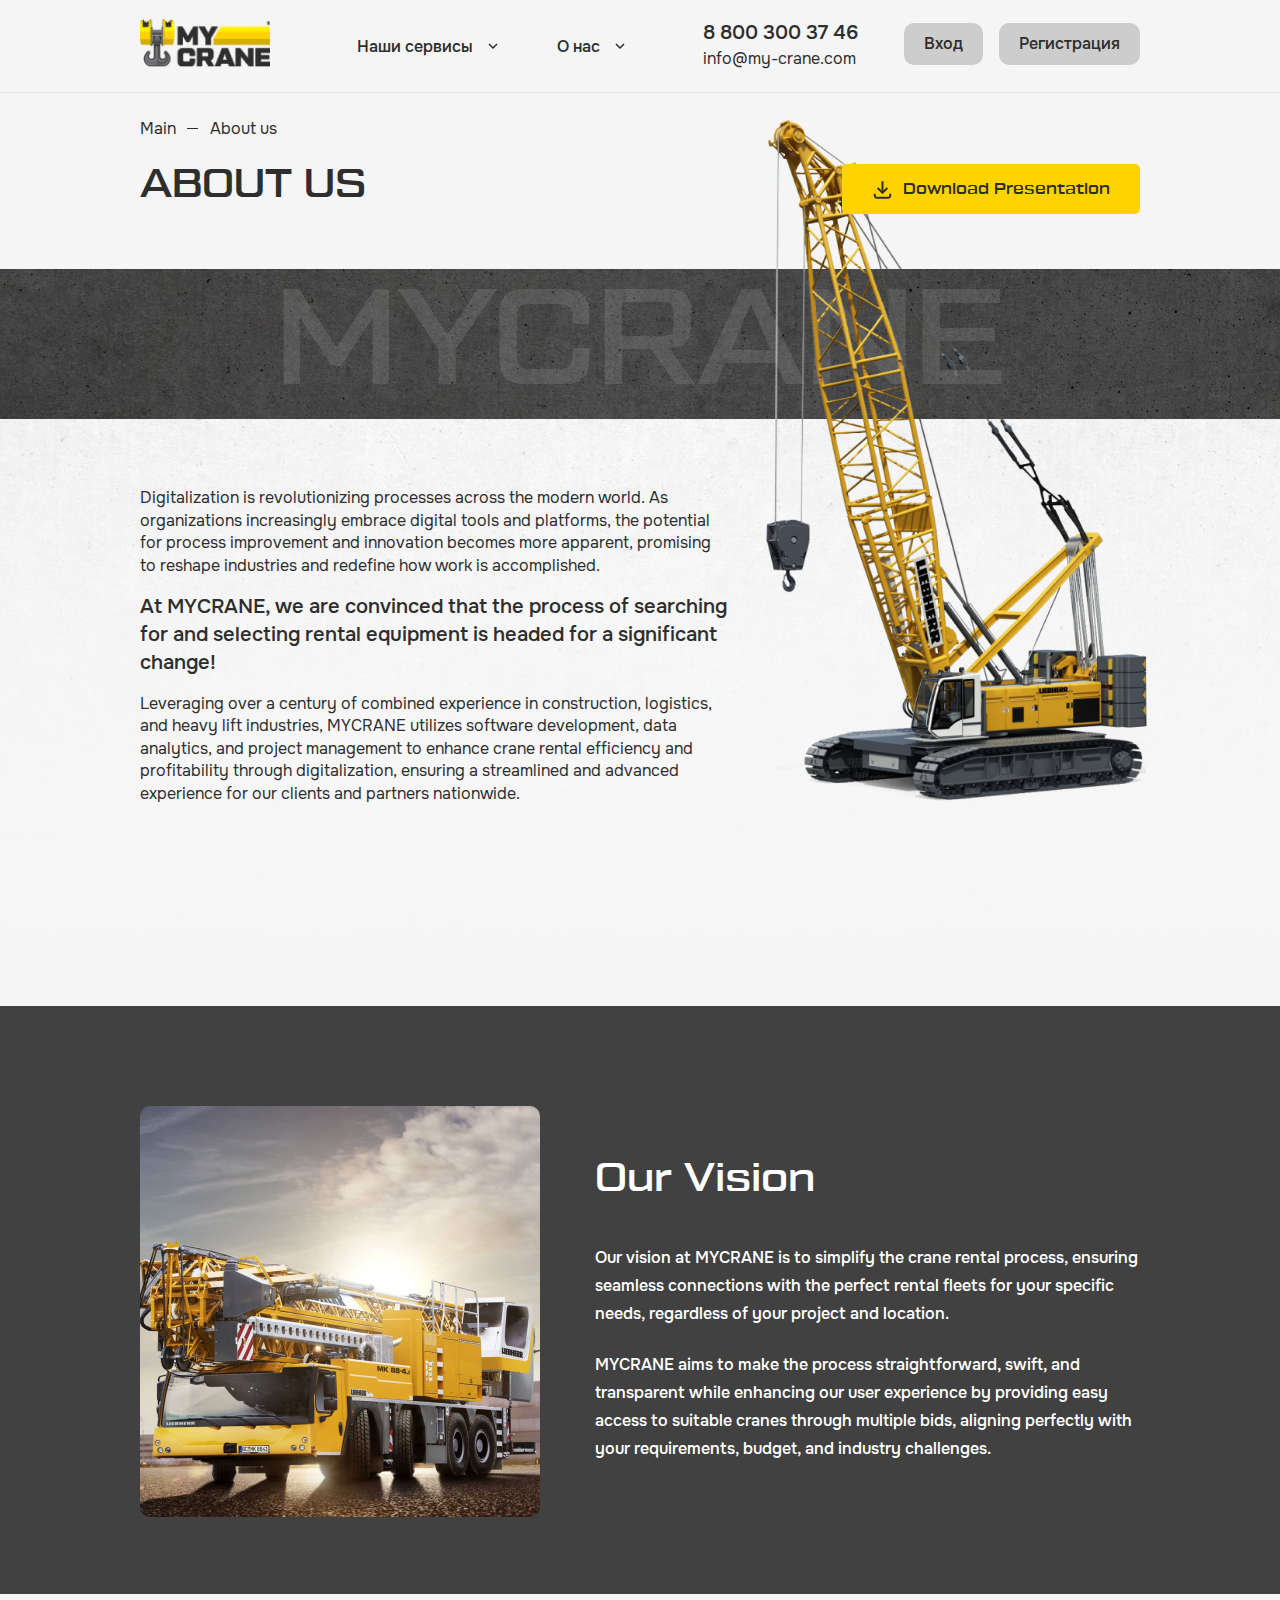
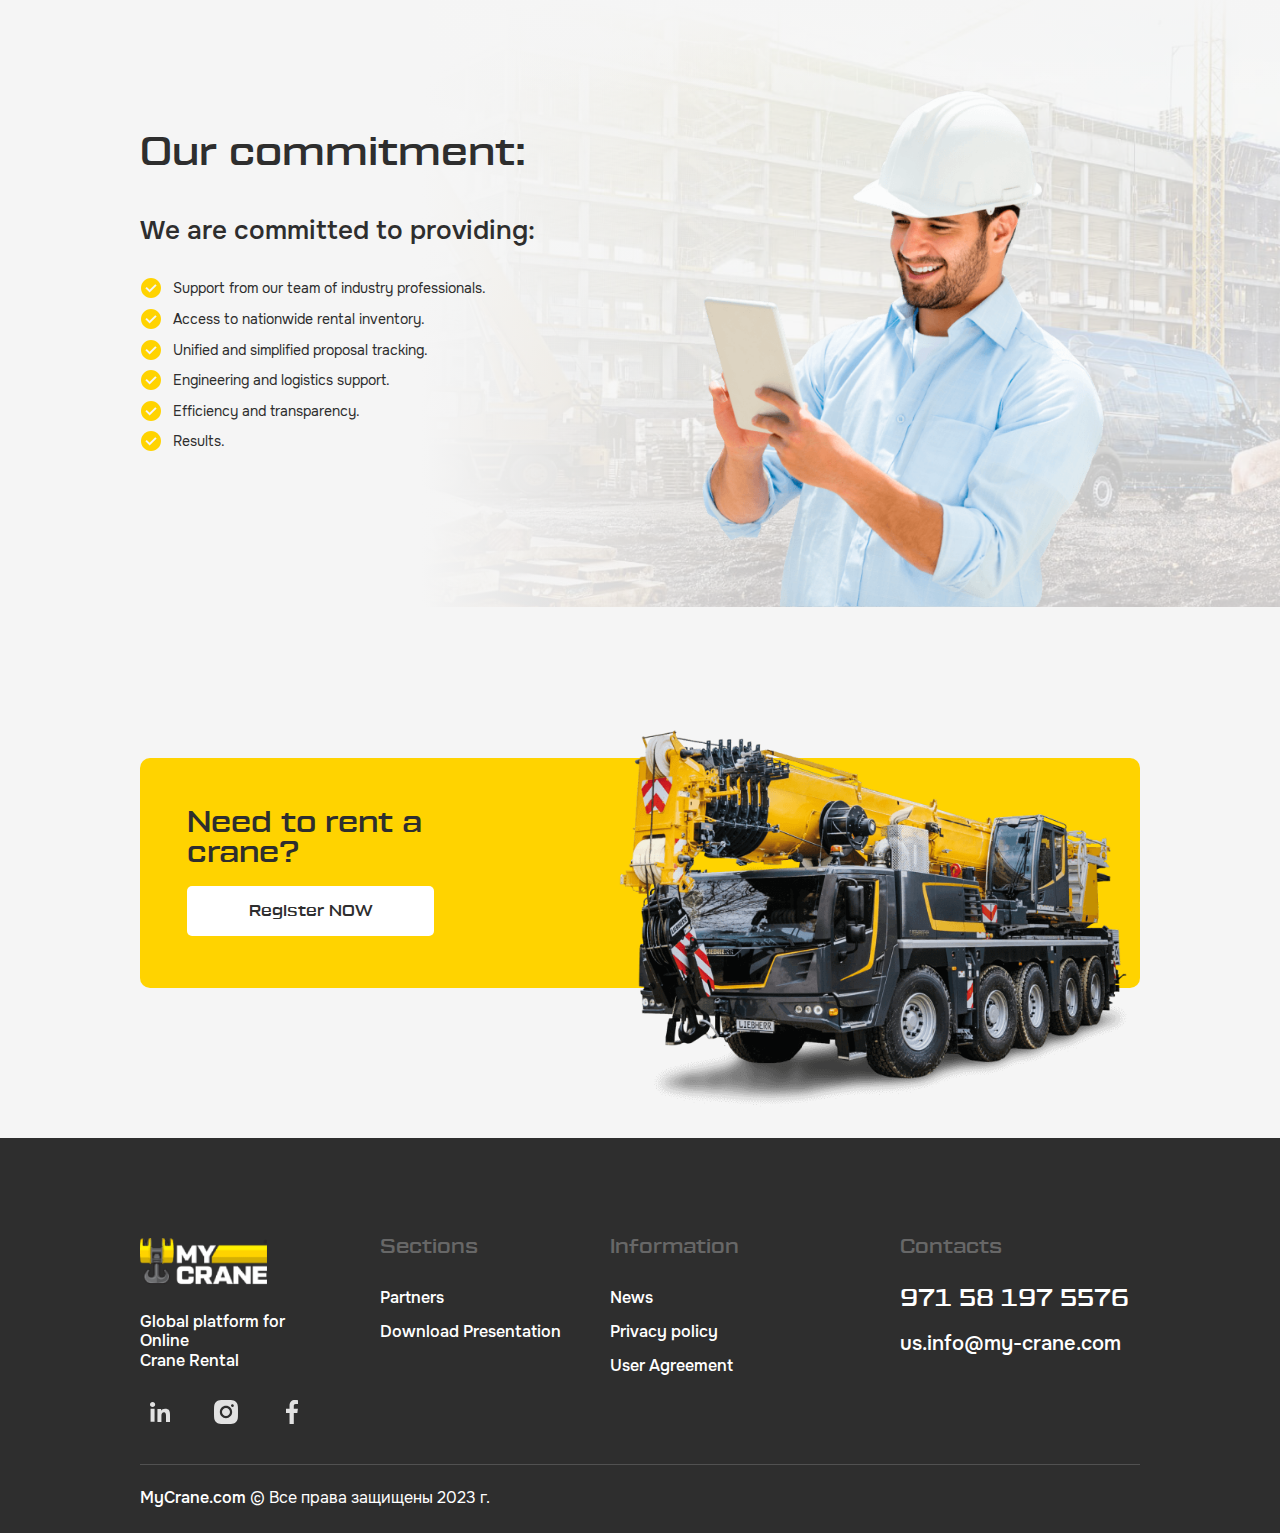
<file: about.html>
<!DOCTYPE html>

<html lang="ru">

<head>
	<meta charset="utf-8">
	<meta http-equiv="X-UA-Compatible" content="IE=edge" >
	<meta name="viewport" content="width=device-width, initial-scale=1.0">
	<meta name="description" content="">
	<link rel="stylesheet" type="text/css" href="style.css">
	<link rel="stylesheet" type="text/css" href="style_usa.css">
	<link rel="stylesheet" type="text/css" href="style_usa_2.css">
	<link rel="icon" type="image/png" href="favicon/favicon.ico" sizes="16x16">	
	<title>My Crane - Глобальная платформа онлайн аренды кранов</title>
</head>

<body>

	<div class="wrapper inner_page grey_bg">

	<!-- Header -->		
	<header class="fixed_header transparent_header">
		<div class="row">
			<div class="header_site">
				<div class="left">
					<a href="#" class="logo logo_header">
						<img src="img/logo_dark.png" alt="" />
					</a>
				</div>
				<div class="center">
					<div class="main_nav_wrapp" id="resp_nav">
						<div class="visible_1024">
							<div class="btns_wrapp">
								<div>
									<a href="#" class="transparent_pill">Вход</a>
								</div>
								<div>
									<a href="#" class="transparent_pill" data-popup-link = "reg">Регистрация</a>
								</div>
							</div>
						</div>
						<ul class="main_nav">
							<li>
								<a href="#">Наши сервисы</a>
								<button type="button" class="sub_btn"></button>
								<ul class="sub_menu">
									<li><a href="#">Сылка 1</a></li>
									<li><a href="#">Сылка 2</a></li>
									<li><a href="#">Сылка 3</a></li>
									<li><a href="#">Сылка 4</a></li>
								</ul>
							</li>
							<li>
								<a href="#">О нас</a>
								<button type="button" class="sub_btn"></button>
								<ul class="sub_menu">
									<li><a href="#">Сылка 1</a></li>
									<li><a href="#">Сылка 2</a></li>
									<li><a href="#">Сылка 3</a></li>
									<li><a href="#">Сылка 4</a></li>
								</ul>
							</li>
						</ul>
					</div>
				</div>
				<div class="right">
					<div class="header_inlines">
						<div>
							<div class="contacts_box">
								<div>
									<a href="tel:88003003746" class="tel_link">8 800 300 37 46</a>
								</div>
								<div>
									<a class="white_link" href="mailto:info@my-crane.com">info@my-crane.com</a>
								</div>
							</div>
						</div>
						<div class="novisible_1024">
							<div class="btns_wrapp">
								<div>
									<a href="#" class="transparent_pill">Вход</a>
								</div>
								<div>
									<a href="#" class="transparent_pill" data-popup-link = "reg">Регистрация</a>
								</div>
							</div>
						</div>
						<div class="visible_1024">
							<button class="respmenubtn">
								<span></span>
								<span></span>
								<span></span>
							</button>
						</div>
					</div>					
				</div>
			</div>
		</div>								
	</header>
	<!-- /Header -->

	<!-- Content -->
	<div class="content">
	<!-- Section 1 - About -->
	<section class="sect_1_about">
		<div class="z_2">
			<div class="row">
				<ul class="breadcrumbs">
					<li><a href="#">Main</a></li>
					<li>About us</li>
				</ul>
				<div class="page_title_two_cols">
					<div>
						<h1>ABOUT US</h1>
					</div>
					<div>
						<a href="#" class="yellow_pill">
							<svg width="21" height="20" viewBox="0 0 21 20" fill="none" xmlns="http://www.w3.org/2000/svg">
							<g clip-path="url(#clip0_79_2871)">
							<path d="M2.78125 14.8242V16.754C2.78125 17.2659 2.98457 17.7567 3.34648 18.1186C3.70839 18.4805 4.19925 18.6839 4.71107 18.6839H16.29C16.8018 18.6839 17.2927 18.4805 17.6546 18.1186C18.0165 17.7567 18.2198 17.2659 18.2198 16.754V14.8242" stroke="#2E2E2E" stroke-width="2" stroke-linejoin="round"/>
							<path d="M5.67578 9.03516L10.5003 13.8597L15.3249 9.03516" stroke="#2E2E2E" stroke-width="2" stroke-linejoin="round"/>
							<path d="M10.5 2.28125V13.8602" stroke="#2E2E2E" stroke-width="2" stroke-linejoin="round"/>
							</g>
							<defs>
							<clipPath id="clip0_79_2871">
							<rect width="20" height="20" fill="white" transform="translate(0.5)"/>
							</clipPath>
							</defs>
							</svg>
							Download Presentation
						</a>
					</div>
				</div>
			</div>
		</div>
		<div class="h2_line_wrapp h2_line_wrapp_2">
			<div class="row">
				<h2>Mycrane</h2>
			</div>
		</div>
		<div class="about_article_wrapp grey_shape_bg_2">
			<div class="row">
				<div class="about_article_1">
					<div class="about_article_1_content">
						<p>Digitalization is revolutionizing processes across the modern world. As organizations increasingly embrace digital tools and platforms, the potential for process improvement and innovation becomes more apparent, promising to reshape industries and redefine how work is accomplished.</p>
						<p><b>At MYCRANE, we are convinced that the process of searching for and selecting rental equipment is headed for a significant change!</b></p>
						<p>Leveraging over a century of combined experience in construction, logistics, and heavy lift industries, MYCRANE utilizes software development, data analytics, and project management to enhance crane rental efficiency and profitability through digitalization, ensuring a streamlined and advanced experience for our clients and partners nationwide.</p>
					</div>
					<img class="about_article_1_img about_article_1_img_desc" src="img/about_2.png" alt="" />
					<img class="about_article_1_img about_article_1_img_resp" src="img/about_1_resp.png" alt="" />
				</div>
			</div>
		</div>
		<div class="about_article_2_wrapp">
			<div class="row">
				<div class="about_article_2 about_article_2_usa">
					<div>
						<div class="article_2_about_img_usa" style="background-image: url(img/article_2_usa_2.jpg);"></div>
					</div>
					<div>
						<h2>Our Vision</h2>
						<div class="article_2_item">
							<p><span>Our vision at MYCRANE is to simplify the crane rental process, ensuring seamless connections with the perfect rental fleets for your specific needs, regardless of your project and location.</span></p>
							<p><span>MYCRANE aims to make the process straightforward, swift, and transparent while enhancing our user experience by providing easy access to suitable cranes through multiple bids, aligning perfectly with your requirements, budget, and industry challenges.</span></p>
						</div>
					</div>
				</div>
			</div>
		</div>
	</section>
	<!-- /Section 1 - About -->
	<!-- Section 2 - About -->
	<section class="sect_2_about">
		<div class="article_2 article_2_usa">
				<div class="article_2_bg"></div>
				<div class="row">
					<div class="article_2_descript">
						<h2>Our commitment:</h2>
						<h4>We are committed to providing:</h4>
						<ul>
							<li>Support from our team of industry professionals.</li>
							<li>Access to nationwide rental inventory.</li>
							<li>Unified and simplified proposal tracking.</li>
							<li>Engineering and logistics support.</li>
							<li>Efficiency and transparency.</li>
							<li>Results.</li>
						</ul>
					</div>
					<img class="article_2_img" src="img/person.png" alt="" />
				</div>				
			</div>
	</section>
	<!-- /Section 2 - About -->
	<!-- Section 8 - Main Page -->
	<section class="sect_8 light_grey_bg">
		<div class="row">
			<div class="reg_box">
				<div class="inner">
					<h2>Need to rent a crane?</h2>
					<a href="#" class="white_pill" data-popup-link = "reg">Register NOW</a>
				</div>
				<img class="reg_box_img reg_box_img_desc" src="img/reg_box_img.png" alt="" />
				<img class="reg_box_img reg_box_img_resp" src="img/reg_box_img_resp.png" alt="" />
			</div>
		</div>
	</section>
	<!-- /Section 8 - Main Page -->
	</div>
	<!-- /Content -->

	<!-- Footer -->
<footer class="footer_section">
			<div class="row">
				<div class="footer_templ">
					<div>
						<div class="logo_footer_wrapp">
							<a href="#" class="logo_footer">
								<img src="img/logo_footer.png" alt="" />
							</a>
							<p>Global platform for Online<br /> Crane Rental</p>
						</div>
						<ul class="soc_links_usa">
							<li><a href="#"><img src="img/ln.svg" alt="" /></a></li>
							<li><a href="#"><img src="img/in.svg" alt="" /></a></li>
							<li><a href="#"><img src="img/f.svg" alt="" /></a></li>
						</ul>
					</div>
					<div>
						<div class="footer_thumb">
							<h3>Sections</h3>
							<ul class="seo_text">
								<li><a href="">Partners</a></li>
								<li><a href="">Download Presentation</a></li>
							</ul>
						</div>
					</div>
					<div>
						<div class="footer_thumb">
							<h3>Information</h3>
							<ul class="seo_text">
								<li><a href="">News</a></li>
								<li><a href="">Privacy policy</a></li>
								<li><a href="">User Agreement</a></li>
							</ul>
						</div>
					</div>
					<div>
						<div class="footer_thumb">
							<h3>Contacts</h3>
							<div class="footer_contacts">
								<div>
									<a href="tel:971581975576" class="tel_link_4">971 58 197 5576</a>
								</div>
								<div>
									<a href="mailto:us.info@my-crane.com">us.info@my-crane.com</a>
								</div>
							</div>
						</div>
					</div>
				</div>
				<div class="corp">
					<p><span>MyCrane.com</span> © Все права защищены 2023 г.</p>
				</div>
			</div>
		</footer>
	<!-- /Footer -->

	</div>

	<!-- Popup -->

	<div class="popup" data-popup = "reg">
		<div class="popup_content">
			<div class="popup_content_inner">
				<button type="button" class="close"></button>
				<div class="popup_title">
					<h3>Регистрация</h3>
					<p>При регистрации указывайте свои реальные данные. На них Вам будет выслан логин и пароль для входа в личный кабинет</p>
				</div>
				<form>
					<div class="popup_input_wrapp">
						<input type="text" name="#" />
						<p class="placeholder_2">ИНН Вашей организации <span class="red">*</span></p>
					</div>
					<div class="popup_input_wrapp">
						<input type="text" name="#" />
						<p class="placeholder_2">Название Вашей организации <span class="red">*</span></p>
					</div>
					<div class="popup_input_wrapp">
						<input type="text" name="#" />
						<p class="placeholder_2">Ваше имя <span class="red">*</span></p>
					</div>
					<div class="popup_input_wrapp">
						<input type="text" name="#" />
						<p class="placeholder_2">+7 (___) ___ - __ - __ <span class="red">*</span></p>
					</div>
					<div class="popup_input_wrapp">
						<input type="text" name="#" />
						<p class="placeholder_2">Email <span class="red">*</span></p>
					</div>
					<div class="radios_inlines">
						<div>
							<label class="radio"><input type="radio" name="#" /><span></span>Юр. лицо</label>
						</div>
						<div>
							<label class="radio"><input type="radio" name="#" /><span></span>Физ. лицо</label>
						</div>
					</div>
					<div class="checkbox_wrapp_2">
						<label class="checkbox_2"><input type="checkbox" name="#" /><span></span>Я принимая <a href="#">пользовательское соглашение</a> и <a href="#">политику конфиденциальности</a></label>
					</div>
					<div class="buttons_wrapp_2">
						<div>
							<button type="submit" class="yellow_pill">Я заказчик</button>
						</div>
						<div>
							<button type="submit" class="yellow_pill">Я исполнитель</button>
						</div>
					</div>
				</form>
			</div>
		</div>
	</div>

	<div class="popup" data-popup = "support">
		<div class="popup_content">
			<div class="popup_content_inner">
				<button type="button" class="close"></button>
				<div class="popup_title">
					<h3>Нужна помощь специалиста</h3>
				</div>
				<form>
					<div class="popup_input_wrapp">
						<input type="text" name="#" />
						<p class="placeholder_2">Ваше имя <span class="red">*</span></p>
					</div>
					<div class="popup_input_wrapp">
						<input type="text" name="#" />
						<p class="placeholder_2">+7 (___) ___ - __ - __ <span class="red">*</span></p>
					</div>
					<div class="popup_input_wrapp">
						<input type="text" name="#" />
						<p class="placeholder_2">Email <span class="red">*</span></p>
					</div>
					<div class="checkbox_wrapp_2">
						<label class="checkbox_2"><input type="checkbox" name="#" /><span></span>Я принимая <a href="#">пользовательское соглашение</a> и <a href="#">политику конфиденциальности</a></label>
					</div>
					<div class="popup_btn_wrapp">
						<button type="submit" class="yellow_pill">Отправить</button>
					</div>
				</form>
			</div>
		</div>
	</div>

	<div class="popup" data-popup = "callback">
		<div class="popup_content">
			<div class="popup_content_inner">
				<button type="button" class="close"></button>
				<div class="popup_title">
					<h3>Укажте Ваши<br /> данные для связи</h3>
				</div>
				<form>
					<div class="popup_input_wrapp">
						<input type="text" name="#" />
						<p class="placeholder_2">Ваше имя <span class="red">*</span></p>
					</div>
					<div class="popup_input_wrapp">
						<input type="text" name="#" />
						<p class="placeholder_2">+7 (___) ___ - __ - __ <span class="red">*</span></p>
					</div>
					<div class="popup_input_wrapp">
						<input type="text" name="#" />
						<p class="placeholder_2">Email <span class="red">*</span></p>
					</div>
					<div class="checkbox_wrapp_2">
						<label class="checkbox_2"><input type="checkbox" name="#" /><span></span>Я принимая <a href="#">пользовательское соглашение</a> и <a href="#">политику конфиденциальности</a></label>
					</div>
					<div class="popup_btn_wrapp">
						<button type="submit" class="yellow_pill">Отправить</button>
					</div>
				</form>
			</div>
		</div>
	</div>

	<div class="popup_bg"></div>


	<!-- /Popup -->

	<link rel="stylesheet" type="text/css" href="responsive.css">
	<link rel="stylesheet" type="text/css" href="responsive_usa.css">
	<link rel="stylesheet" type="text/css" href="slick/slick.css">
	<link rel="stylesheet" type="text/css" href="vendors/css/fancybox.css">
	<script src="vendors/js/jquery.js"></script>
	<script src="vendors/js/inputmask.js"></script>
	<script src="vendors/js/fancybox.js"></script>
	<script src="slick/slick.js"></script>
	<script src="js/scripts.js"></script>

</body>
</html>
</file>
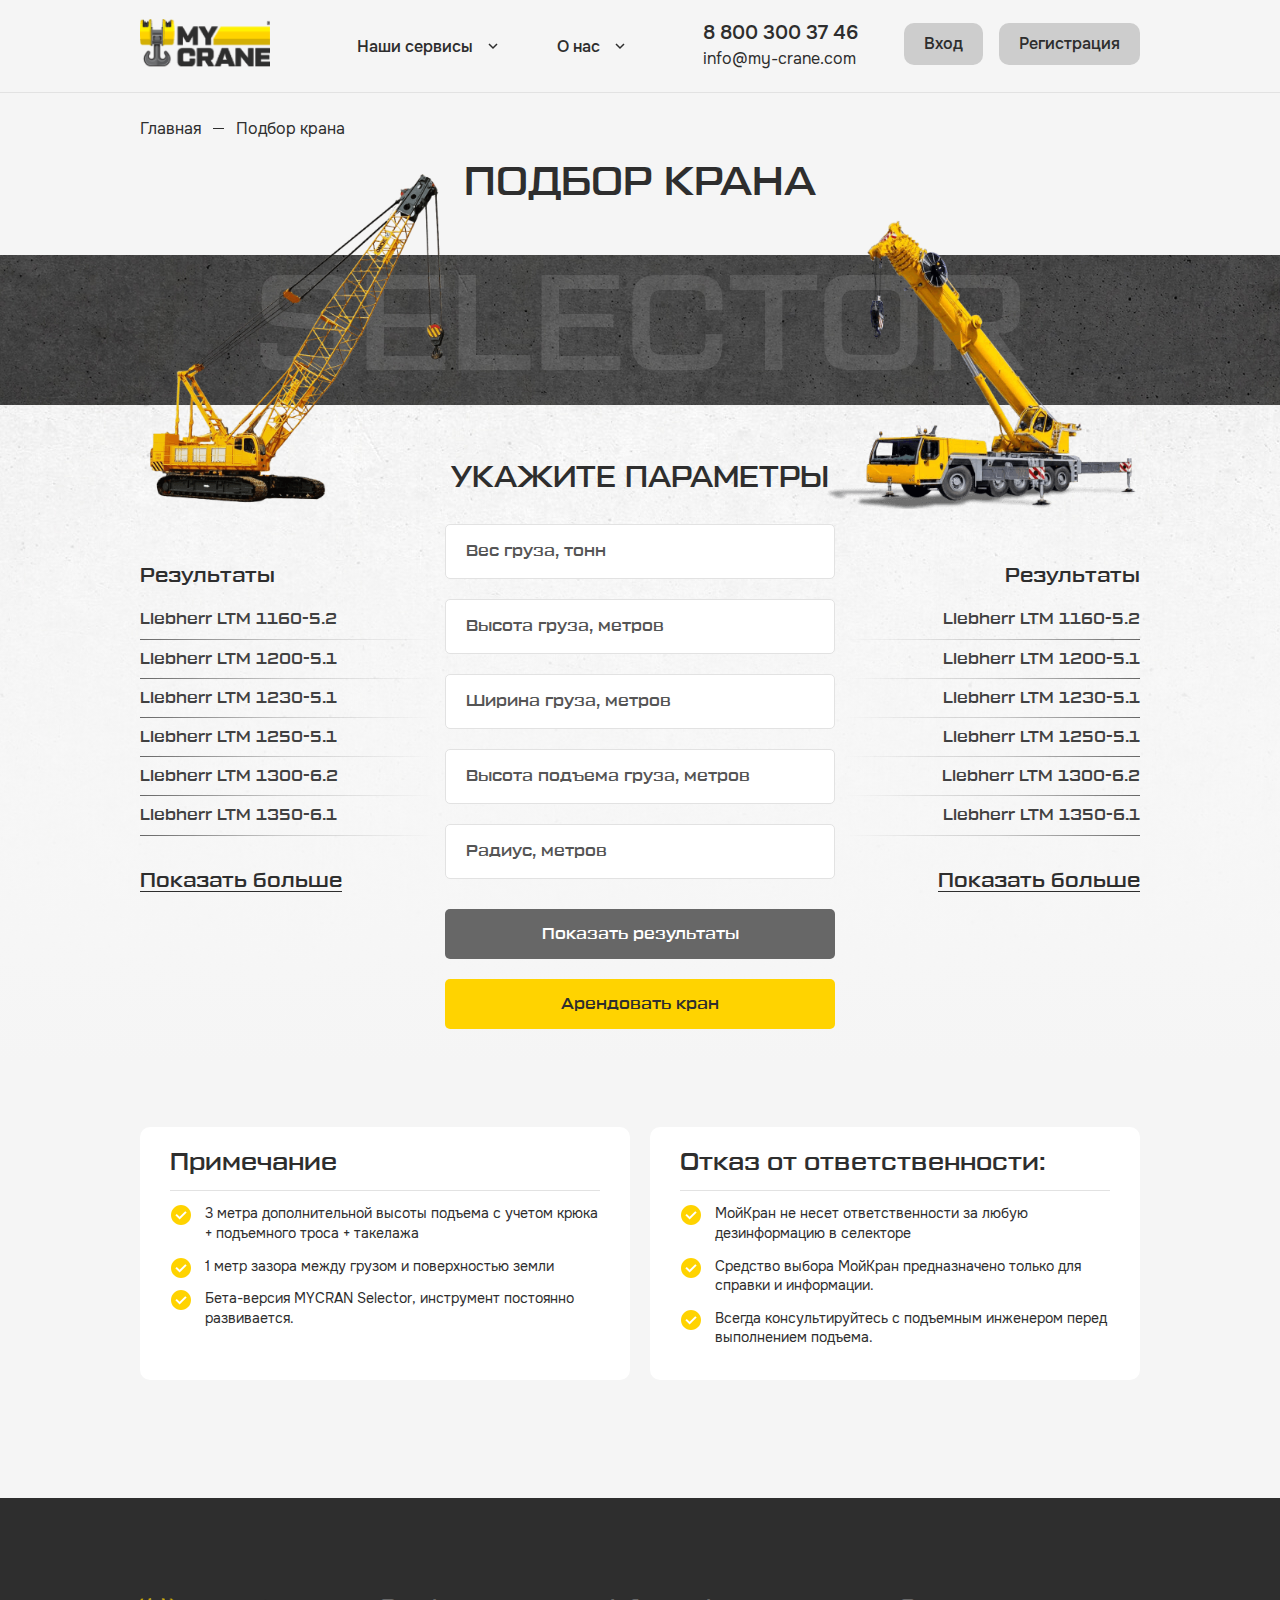
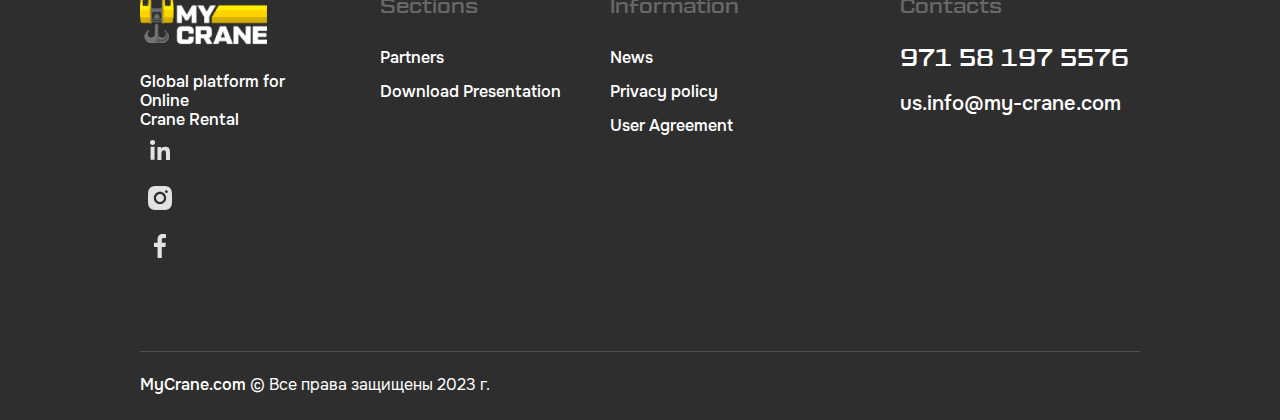
<file: selector.html>
<!DOCTYPE html>

<html lang="ru">

<head>
	<meta charset="utf-8">
	<meta http-equiv="X-UA-Compatible" content="IE=edge" >
	<meta name="viewport" content="width=device-width, initial-scale=1.0">
	<meta name="description" content="">
	<link rel="stylesheet" type="text/css" href="style.css">
	<link rel="icon" type="image/png" href="favicon/favicon.ico" sizes="16x16">	
	<title>My Crane - Глобальная платформа онлайн аренды кранов</title>
</head>

<body>

	<div class="wrapper inner_page grey_bg">

	<!-- Header -->		
	<header class="fixed_header transparent_header">
		<div class="row">
			<div class="header_site">
				<div class="left">
					<a href="#" class="logo logo_header">
						<img src="img/logo_dark.png" alt="" />
					</a>
				</div>
				<div class="center">
					<div class="main_nav_wrapp" id="resp_nav">
						<div class="visible_1024">
							<div class="btns_wrapp">
								<div>
									<a href="#" class="transparent_pill">Вход</a>
								</div>
								<div>
									<a href="#" class="transparent_pill" data-popup-link = "reg">Регистрация</a>
								</div>
							</div>
						</div>
						<ul class="main_nav">
							<li>
								<a href="#">Наши сервисы</a>
								<button type="button" class="sub_btn"></button>
								<ul class="sub_menu">
									<li><a href="#">Сылка 1</a></li>
									<li><a href="#">Сылка 2</a></li>
									<li><a href="#">Сылка 3</a></li>
									<li><a href="#">Сылка 4</a></li>
								</ul>
							</li>
							<li>
								<a href="#">О нас</a>
								<button type="button" class="sub_btn"></button>
								<ul class="sub_menu">
									<li><a href="#">Сылка 1</a></li>
									<li><a href="#">Сылка 2</a></li>
									<li><a href="#">Сылка 3</a></li>
									<li><a href="#">Сылка 4</a></li>
								</ul>
							</li>
						</ul>
					</div>
				</div>
				<div class="right">
					<div class="header_inlines">
						<div>
							<div class="contacts_box">
								<div>
									<a href="tel:88003003746" class="tel_link">8 800 300 37 46</a>
								</div>
								<div>
									<a class="white_link" href="mailto:info@my-crane.com">info@my-crane.com</a>
								</div>
							</div>
						</div>
						<div class="novisible_1024">
							<div class="btns_wrapp">
								<div>
									<a href="#" class="transparent_pill">Вход</a>
								</div>
								<div>
									<a href="#" class="transparent_pill" data-popup-link = "reg">Регистрация</a>
								</div>
							</div>
						</div>
						<div class="visible_1024">
							<button class="respmenubtn">
								<span></span>
								<span></span>
								<span></span>
							</button>
						</div>
					</div>					
				</div>
			</div>
		</div>								
	</header>
	<!-- /Header -->

	<!-- Content -->
	<div class="content">
	<!-- Section 1 - Selector -->
	<section>
		<div class="row">
			<ul class="breadcrumbs">
				<li><a href="#">Главная</a></li>
				<li>Подбор крана</li>
			</ul>
			<div class="h1_wrapp_inner">
				<h1>Подбор крана</h1>
			</div>			
		</div>
		<div class="h2_line_wrapp">
			<div class="row">
				<h2>selector</h2>
			</div>
		</div>
		<div class="grey_bg_sect grey_shape_bg_2">
			<div class="row">
				<div class="selector_templ">
					<div>
						<div class="selector_thumb">
							<div class="selector_img_wrapp">
								<img class="selector_img" src="img/selector_1.png" alt="" />
							</div>
							<h3>Результаты</h3>
							<ul class="res_list">
								<li>Liebherr LTM 1160-5.2</li>
								<li>Liebherr LTM 1200-5.1</li>
								<li>Liebherr LTM 1230-5.1</li>
								<li>Liebherr LTM 1250-5.1</li>
								<li>Liebherr LTM 1300-6.2</li>
								<li>Liebherr LTM 1350-6.1</li>
							</ul>
							<a href="#" class="more_link">Показать больше</a>
						</div>
					</div>
					<div>
						<div class="selector_form">
							<div class="form_title">
								<h3>Укажите параметры</h3>
							</div>
							<form>
								<div class="selector_input_wrapp">
									<input type="number" placeholder="Вес груза, тонн" />
								</div>
								<div class="selector_input_wrapp">
									<input type="text" placeholder="Высота груза, метров" />
								</div>
								<div class="selector_input_wrapp">
									<input type="text" placeholder="Ширина груза, метров" />
								</div>
								<div class="selector_input_wrapp">
									<input type="text" placeholder="Высота подъема груза, метров" />
								</div>
								<div class="selector_input_wrapp">
									<input type="text" placeholder="Радиус, метров" />
								</div>
								<div class="selector_btn_wrapp">
									<button type="submit" class="grey_pill">Показать результаты</button>
								</div>
								<div class="selector_btn_wrapp">
									<button type="button" class="yellow_pill">Арендовать кран</button>
								</div>
							</form>
						</div>
					</div>
					<div>
						<div class="selector_thumb">
							<div class="selector_img_wrapp">
								<img class="selector_img" src="img/selector_2.png" alt="" />
							</div>
							<h3>Результаты</h3>
							<ul class="res_list">
								<li>Liebherr LTM 1160-5.2</li>
								<li>Liebherr LTM 1200-5.1</li>
								<li>Liebherr LTM 1230-5.1</li>
								<li>Liebherr LTM 1250-5.1</li>
								<li>Liebherr LTM 1300-6.2</li>
								<li>Liebherr LTM 1350-6.1</li>
							</ul>
							<a href="#" class="more_link">Показать больше</a>
						</div>
					</div>
				</div>
				<div class="selectors_thumbs_2">
					<div>
						<div class="selector_thumb_2">
							<div class="selector_thumb_2_title">
								<h3>Примечание</h3>
							</div>
							<div class="selector_thumb_2_content">
								<ul>
									<li>3 метра дополнительной высоты подъема с учетом крюка + подъемного троса + такелажа</li>
									<li>1 метр зазора между грузом и поверхностью земли</li>
									<li>Бета-версия MYCRAN Selector, инструмент постоянно развивается.</li>
								</ul>
							</div>
						</div>
					</div>
					<div>
						<div class="selector_thumb_2">
							<div class="selector_thumb_2_title">
								<h3>Отказ от ответственности:</h3>
							</div>
							<div class="selector_thumb_2_content">
								<ul>
									<li>МойКран не несет ответственности за любую дезинформацию в селекторе</li>
									<li>Средство выбора МойКран предназначено только для справки и информации.</li>
									<li>Всегда консультируйтесь с подъемным инженером перед выполнением подъема.</li>
								</ul>
							</div>
						</div>
					</div>
				</div>
			</div>
		</div>
	</section>
	<!-- /Section 1 - Selector -->
	</div>
	<!-- /Content -->

	<!-- Footer -->
	<footer class="footer_section">
			<div class="row">
				<div class="footer_templ">
					<div>
						<div class="logo_footer_wrapp">
							<a href="#" class="logo_footer">
								<img src="img/logo_footer.png" alt="" />
							</a>
							<p>Global platform for Online<br /> Crane Rental</p>
						</div>
						<ul class="soc_links_usa">
							<li><a href="#"><img src="img/ln.svg" alt="" /></a></li>
							<li><a href="#"><img src="img/in.svg" alt="" /></a></li>
							<li><a href="#"><img src="img/f.svg" alt="" /></a></li>
						</ul>
					</div>
					<div>
						<div class="footer_thumb">
							<h3>Sections</h3>
							<ul class="seo_text">
								<li><a href="">Partners</a></li>
								<li><a href="">Download Presentation</a></li>
							</ul>
						</div>
					</div>
					<div>
						<div class="footer_thumb">
							<h3>Information</h3>
							<ul class="seo_text">
								<li><a href="">News</a></li>
								<li><a href="">Privacy policy</a></li>
								<li><a href="">User Agreement</a></li>
							</ul>
						</div>
					</div>
					<div>
						<div class="footer_thumb">
							<h3>Contacts</h3>
							<div class="footer_contacts">
								<div>
									<a href="tel:971581975576" class="tel_link_4">971 58 197 5576</a>
								</div>
								<div>
									<a href="mailto:us.info@my-crane.com">us.info@my-crane.com</a>
								</div>
							</div>
						</div>
					</div>
				</div>
				<div class="corp">
					<p><span>MyCrane.com</span> © Все права защищены 2023 г.</p>
				</div>
			</div>
		</footer>
	<!-- /Footer -->

	</div>

	<!-- Popup -->

	<div class="popup" data-popup = "reg">
		<div class="popup_content">
			<div class="popup_content_inner">
				<button type="button" class="close"></button>
				<div class="popup_title">
					<h3>Регистрация</h3>
					<p>При регистрации указывайте свои реальные данные. На них Вам будет выслан логин и пароль для входа в личный кабинет</p>
				</div>
				<form>
					<div class="popup_input_wrapp">
						<input type="text" name="#" />
						<p class="placeholder_2">ИНН Вашей организации <span class="red">*</span></p>
					</div>
					<div class="popup_input_wrapp">
						<input type="text" name="#" />
						<p class="placeholder_2">Название Вашей организации <span class="red">*</span></p>
					</div>
					<div class="popup_input_wrapp">
						<input type="text" name="#" />
						<p class="placeholder_2">Ваше имя <span class="red">*</span></p>
					</div>
					<div class="popup_input_wrapp">
						<input type="text" name="#" />
						<p class="placeholder_2">+7 (___) ___ - __ - __ <span class="red">*</span></p>
					</div>
					<div class="popup_input_wrapp">
						<input type="text" name="#" />
						<p class="placeholder_2">Email <span class="red">*</span></p>
					</div>
					<div class="radios_inlines">
						<div>
							<label class="radio"><input type="radio" name="#" /><span></span>Юр. лицо</label>
						</div>
						<div>
							<label class="radio"><input type="radio" name="#" /><span></span>Физ. лицо</label>
						</div>
					</div>
					<div class="checkbox_wrapp_2">
						<label class="checkbox_2"><input type="checkbox" name="#" /><span></span>Я принимая <a href="#">пользовательское соглашение</a> и <a href="#">политику конфиденциальности</a></label>
					</div>
					<div class="buttons_wrapp_2">
						<div>
							<button type="submit" class="yellow_pill">Я заказчик</button>
						</div>
						<div>
							<button type="submit" class="yellow_pill">Я исполнитель</button>
						</div>
					</div>
				</form>
			</div>
		</div>
	</div>

	<div class="popup" data-popup = "support">
		<div class="popup_content">
			<div class="popup_content_inner">
				<button type="button" class="close"></button>
				<div class="popup_title">
					<h3>Нужна помощь специалиста</h3>
				</div>
				<form>
					<div class="popup_input_wrapp">
						<input type="text" name="#" />
						<p class="placeholder_2">Ваше имя <span class="red">*</span></p>
					</div>
					<div class="popup_input_wrapp">
						<input type="text" name="#" />
						<p class="placeholder_2">+7 (___) ___ - __ - __ <span class="red">*</span></p>
					</div>
					<div class="popup_input_wrapp">
						<input type="text" name="#" />
						<p class="placeholder_2">Email <span class="red">*</span></p>
					</div>
					<div class="checkbox_wrapp_2">
						<label class="checkbox_2"><input type="checkbox" name="#" /><span></span>Я принимая <a href="#">пользовательское соглашение</a> и <a href="#">политику конфиденциальности</a></label>
					</div>
					<div class="popup_btn_wrapp">
						<button type="submit" class="yellow_pill">Отправить</button>
					</div>
				</form>
			</div>
		</div>
	</div>

	<div class="popup" data-popup = "callback">
		<div class="popup_content">
			<div class="popup_content_inner">
				<button type="button" class="close"></button>
				<div class="popup_title">
					<h3>Укажте Ваши<br /> данные для связи</h3>
				</div>
				<form>
					<div class="popup_input_wrapp">
						<input type="text" name="#" />
						<p class="placeholder_2">Ваше имя <span class="red">*</span></p>
					</div>
					<div class="popup_input_wrapp">
						<input type="text" name="#" />
						<p class="placeholder_2">+7 (___) ___ - __ - __ <span class="red">*</span></p>
					</div>
					<div class="popup_input_wrapp">
						<input type="text" name="#" />
						<p class="placeholder_2">Email <span class="red">*</span></p>
					</div>
					<div class="checkbox_wrapp_2">
						<label class="checkbox_2"><input type="checkbox" name="#" /><span></span>Я принимая <a href="#">пользовательское соглашение</a> и <a href="#">политику конфиденциальности</a></label>
					</div>
					<div class="popup_btn_wrapp">
						<button type="submit" class="yellow_pill">Отправить</button>
					</div>
				</form>
			</div>
		</div>
	</div>

	<div class="popup_bg"></div>


	<!-- /Popup -->

	<link rel="stylesheet" type="text/css" href="responsive.css">
	<link rel="stylesheet" type="text/css" href="slick/slick.css">
	<link rel="stylesheet" type="text/css" href="vendors/css/fancybox.css">
	<script src="vendors/js/jquery.js"></script>
	<script src="vendors/js/inputmask.js"></script>
	<script src="vendors/js/fancybox.js"></script>
	<script src="slick/slick.js"></script>
	<script src="js/scripts.js"></script>

</body>
</html>
</file>
<file: style.css>
@charset "utf-8";

/*------------------*/
/*-- Fonts --*/
/*------------------*/

@font-face {
    font-family: 'Onest';
    src: url('./fonts/Onest-Regular.eot');
    src: url('./fonts/Onest-Regular.eot?#iefix') format('embedded-opentype'),
        url('./fonts/Onest-Regular.woff2') format('woff2'),
        url('./fonts/Onest-Regular.woff') format('woff'),
        url('./fonts/Onest-Regular.ttf') format('truetype'),
        url('./fonts/Onest-Regular.svg#Onest-Regular') format('svg');
    font-weight: normal;
    font-style: normal;
    font-display: swap;
}

@font-face {
    font-family: 'Onest';
    src: url('./fonts/Onest-Medium.eot');
    src: url('./fonts/Onest-Medium.eot?#iefix') format('embedded-opentype'),
        url('./fonts/Onest-Medium.woff2') format('woff2'),
        url('./fonts/Onest-Medium.woff') format('woff'),
        url('./fonts/Onest-Medium.ttf') format('truetype'),
        url('./fonts/Onest-Medium.svg#Onest-Medium') format('svg');
    font-weight: 500;
    font-style: normal;
    font-display: swap;
}

@font-face {
    font-family: 'Onest';
    src: url('./fonts/Onest-Bold.eot');
    src: url('./fonts/Onest-Bold.eot?#iefix') format('embedded-opentype'),
        url('./fonts/Onest-Bold.woff2') format('woff2'),
        url('./fonts/Onest-Bold.woff') format('woff'),
        url('./fonts/Onest-Bold.ttf') format('truetype'),
        url('./fonts/Onest-Bold.svg#Onest-Bold') format('svg');
    font-weight: bold;
    font-style: normal;
    font-display: swap;
}

@font-face {
    font-family: 'Tactic Sans';
    src: url('./fonts/TacticSans-Reg.eot');
    src: url('./fonts/TacticSans-Reg.eot?#iefix') format('embedded-opentype'),
        url('./fonts/TacticSans-Reg.woff2') format('woff2'),
        url('./fonts/TacticSans-Reg.woff') format('woff'),
        url('./fonts/TacticSans-Reg.ttf') format('truetype'),
        url('./fonts/TacticSans-Reg.svg#TacticSans-Reg') format('svg');
    font-weight: normal;
    font-style: normal;
    font-display: swap;
}

@font-face {
    font-family: 'Tactic Sans';
    src: url('./fonts/TacticSans-Med.eot');
    src: url('./fonts/TacticSans-Med.eot?#iefix') format('embedded-opentype'),
        url('./fonts/TacticSans-Med.woff2') format('woff2'),
        url('./fonts/TacticSans-Med.woff') format('woff'),
        url('./fonts/TacticSans-Med.ttf') format('truetype'),
        url('./fonts/TacticSans-Med.svg#TacticSans-Med') format('svg');
    font-weight: 500;
    font-style: normal;
    font-display: swap;
}

/*-------------------------------------------*/
/* BASIC SETUP */
/*-------------------------------------------*/

* {
    margin: 0;
    padding: 0;
    -webkit-box-sizing: border-box;
    -moz-box-sizing: border-box;
    box-sizing: border-box;
}

html {
    -webkit-text-size-adjust: 100%;
}

html,
body {
    min-height: 100%;
    min-width: 100%;
    height: 100%;
}

body {
    background: #ffffff;
    font-family: 'Onest';
    font-weight: normal;
    font-size: 20px;
    line-height: 140%;
    color: #2E2E2E;
}

.wrapper {
    position: relative;
    display: flex;
    display: -ms-flexbox;
    display: -webkit-flex;
    flex-direction: column;
    -webkit-flex-direction: column;
    -ms-flex-direction: column;
    min-height: 100%;
    min-height: 100vh;
    overflow-x: hidden;
}

header {
    flex: 0 0 auto;
    -webkit-flex: 0 0 auto;
}

.content {
    flex: 1 0 auto;
    -webkit-flex: 1 0 auto;
}

footer {
    flex: 0 0 auto;
    -webkit-flex: 0 0 auto;
}

::-webkit-input-placeholder {color:#555555;}
::-moz-placeholder          {color:#555555;}
:-moz-placeholder           {color:#555555;}
:-ms-input-placeholder      {color:#555555;}

input,
textarea,
button,
select,
a,
img {
    outline: none;
}

select {
    -webkit-appearance: none;
    appearance: none;
    -moz-appearance;
    text-indent: 0.01px;
    text-overflow: "";
}

*::-ms-expand { display: none; }

input::-webkit-outer-spin-button,
input::-webkit-inner-spin-button {
    -webkit-appearance: none;
}

input[type="number"] {
    -moz-appearance: textfield;
}

input {
    -webkit-appearance: none;
    -moz-appearance
}

button {
    -webkit-appearance: none;
    -moz-appearance
}

textarea {
    resize: none;
    overflow: auto;
    -webkit-appearance: none;
    -moz-appearance;
}

input::-webkit-input-placeholder       {opacity: 1; transition: opacity .3s ease;}
input::-moz-placeholder                {opacity: 1; transition: opacity .3s ease;}
input:-moz-placeholder                 {opacity: 1; transition: opacity .3s ease;}
input:-ms-input-placeholder            {opacity: 1; transition: opacity .3s ease;}
input:focus::-webkit-input-placeholder {opacity: 0; transition: opacity .3s ease;}
input:focus::-moz-placeholder          {opacity: 0; transition: opacity .3s ease;}
input:focus:-moz-placeholder           {opacity: 0; transition: opacity .3s ease;}
input:focus:-ms-input-placeholder      {opacity: 0; transition: opacity .3s ease;}

textarea::-webkit-input-placeholder       {opacity: 1; transition: opacity .3s ease;}
textarea::-moz-placeholder                {opacity: 1; transition: opacity .3s ease;}
textarea:-moz-placeholder                 {opacity: 1; transition: opacity .3s ease;}
textarea:-ms-input-placeholder            {opacity: 1; transition: opacity .3s ease;}
textarea:focus::-webkit-input-placeholder {opacity: 0; transition: opacity .3s ease;}
textarea:focus::-moz-placeholder          {opacity: 0; transition: opacity .3s ease;}
textarea:focus:-moz-placeholder           {opacity: 0; transition: opacity .3s ease;}
textarea:focus:-ms-input-placeholder      {opacity: 0; transition: opacity .3s ease;}


/*-------------------------------------------*/
/* ----- DEFAULT STYLES ------ */
/*-------------------------------------------*/

section {
    position: relative;
    padding: 10px 0;
}

h1 {
    font-family: 'Tactic Sans';
    font-weight: 500;
    font-size: 55px;
    line-height: 100%;
    text-transform: uppercase;
    color: #2E2E2E;
}

h2 {
    font-family: 'Tactic Sans';
    font-weight: 500;
    font-size: 55px;
    line-height: 100%;
    color: #2E2E2E;
}

h3 {
    font-family: 'Tactic Sans';
    font-weight: 500;
    font-size: 30px;
    line-height: 120%;
    color: #2E2E2E;
}

h4 {
    font-family: 'Tactic Sans';
    font-weight: 500;
    font-size: 20px;
    line-height: 140%;
    color: #2E2E2E;
}

p {
    font-family: 'Onest';
    font-weight: normal;
    font-size: 20px;
    line-height: 140%;
    color: #2E2E2E;
}

a {
    text-decoration: none;
    font-family: 'Onest';
    font-weight: normal;
    font-size: 20px;
    line-height: 140%;
    color: #2E2E2E;
}

li {
    list-style: none;
    font-family: 'Onest';
    font-weight: normal;
    font-size: 20px;
    line-height: 140%;
    color: #2E2E2E;
}

img {
    outline: none;
    border: 1px solid transparent;
    border: none;
}

button:hover,
button:active,
a:hover,
a:active {
    -webkit-tap-highlight-color: rgba(0,0,0,0); 
    -webkit-tap-highlight-color: transparent;
}

/*-------------------------------------------*/
/* ----- REUSABLE COMPONENTS ------ */
/*-------------------------------------------*/

.row {
    max-width: 1330px;
    margin: 0 auto;
    padding: 0 25px;
}

.overflow_wrapp {
    overflow: hidden;
}

.align_center {
    text-align: center;
}

.align_right {
    text-align: right;
}

.align_left {
    text-align: left;
}

/*-- Breadcrumbs --*/

.breadcrumbs {
    display: flex;
    flex-wrap: wrap;
    margin: 0 -17px;
}

.breadcrumbs li {
    display: inline-block;
    vertical-align: top;
    position: relative;
    padding: 0 17px;
    font-size: 16px;
    line-height: 140%;
    color: #2E2E2E;
}

.breadcrumbs li:after {
    display: block;
    width: 11px;
    height: 1px;
    position: absolute;
    top: 10px;
    right: -5px;
    content: "";
    background: #2E2E2E;
}

.breadcrumbs li:last-child:after {
    display: none;
}

.breadcrumbs li a {
    border-bottom: 1px solid transparent;
    font-size: 16px;
    line-height: 140%;
    color: #2E2E2E;
}

.breadcrumbs li a:link,
.breadcrumbs li a:visited {
    border-bottom: 1px solid transparent;
}

.breadcrumbs li a:active,
.breadcrumbs li a.active {
    border-bottom: 1px solid #2E2E2E;
}

.breadcrumbs li a:hover {
    border-bottom: 1px solid #2E2E2E;
}

.breadcrumbs li:last-child a {
    pointer-events: none;
    cursor: default;
    opacity: .6;
}

/*-- /Breadcrumbs --*/

.visible_1024 {
    display: none;
}

/*-------------------------------------------*/
/* ----- HEADER ------ */
/*-------------------------------------------*/

.fixed_header {
    width: 100%;
    position: absolute;
    top: 0;
    left: 0;
    z-index: 5;
}

.header_site {
    display: flex;
    flex-wrap: wrap;
    padding: 9px 0 3px 0;
}

.header_site > .left {
    width: 190px;
    padding: 10px 10px 10px 0;
}

.header_site > .center {
    width: calc(100% - 690px);
    padding: 10px 10px 10px 8%;
}

.header_site > .right {
    width: 500px;
    padding: 10px 0 10px 10px;
}

.logo_header {
    display: inline-block;
    vertical-align: top;
}

.logo_header img {
    display: block;
    width: auto;
    height: auto;
    max-width: 100%;
}

.main_nav_wrapp {
    padding: 14px 0 0 0;
}

.main_nav {
    display: flex;
}

.main_nav > li {
    margin: 0 17px;
    padding: 5px 25px;
    position: relative;
}

.main_nav > li > a {
    display: inline-block;
    vertical-align: top;
    font-family: 'Onest';
    font-weight: 500;
    font-size: 20px;
    line-height: 120%;
    color: #FFF;
    -webkit-transition-property: color;
    -webkit-transition-duration: .3s;
    -webkit-transition-timing-function: ease;

    -moz-transition-property: color;
    -moz-transition-duration: .3s;
    -moz-transition-timing-function: ease;

    -ms-transition-property: color;
    -ms-transition-duration: .3s;
    -ms-transition-timing-function: ease;

    -o-transition-property: color;
    -o-transition-duration: .3s;
    -o-transition-timing-function: ease;

    transition-property: color;
    transition-duration: .3s;
    transition-timing-function: ease;
}

.main_nav > li > a:link,
.main_nav > li > a:visited {
    color: #FFF;
}

.main_nav > li > a:active,
.main_nav > li > a.active {
    color: #FFD300;
}

.main_nav > li > a:hover {
    color: #FFD300;
}

.sub_menu {
    min-width: 320px;
    border-radius: 5px;
    background-color: #fff;
    padding: 15px 20px 10px 20px;
    -webkit-box-shadow: 0 5px 15px 0 rgba(0,0,0,.3);
    -moz-box-shadow: 0 5px 15px 0 rgba(0,0,0,.3);
    box-shadow: 0 5px 15px 0 rgba(0,0,0,.3);
}

.main_nav > li > .sub_menu {
    position: absolute;
    top: 100%;
    left: -9999999px;
    min-width: 320px;
    opacity: 0;
    z-index: 3;
    -webkit-transition-property: opacity;
    -webkit-transition-duration: .3s;
    -webkit-transition-timing-function: ease;

    -moz-transition-property: opacity;
    -moz-transition-duration: .3s;
    -moz-transition-timing-function: ease;

    -ms-transition-property: opacity;
    -ms-transition-duration: .3s;
    -ms-transition-timing-function: ease;

    -o-transition-property: opacity;
    -o-transition-duration: .3s;
    -o-transition-timing-function: ease;

    transition-property: opacity;
    transition-duration: .3s;
    transition-timing-function: ease;
}

.main_nav > li:hover > .sub_menu {
    opacity: 1;
    left: 0;
}

.sub_menu > li {
    position: relative;
}

.sub_menu > li > a {
    display: inline-block;
    vertical-align: top;
    font-family: 'Onest';
    font-weight: 500;
    font-size: 20px;
    line-height: 120%;
    color: #2E2E2E;
    -webkit-transition-property: color;
    -webkit-transition-duration: .3s;
    -webkit-transition-timing-function: ease;

    -moz-transition-property: color;
    -moz-transition-duration: .3s;
    -moz-transition-timing-function: ease;

    -ms-transition-property: color;
    -ms-transition-duration: .3s;
    -ms-transition-timing-function: ease;

    -o-transition-property: color;
    -o-transition-duration: .3s;
    -o-transition-timing-function: ease;

    transition-property: color;
    transition-duration: .3s;
    transition-timing-function: ease;
}

.sub_menu > li > a:link,
.sub_menu > li > a:visited {
    color: #2E2E2E;
}

.sub_menu > li > a:active,
.sub_menu > li > a.active {
    color: #FFD300;
}

.sub_menu > li > a:hover {
    color: #FFD300;
}

.sub_btn {
    display: block;
    width: 10px;
    height: 7px;
    border: none;
    background-color: transparent;
    background-size: contain;
    background-image: url(img/down_arrow.svg);
    background-position: center;
    background-repeat: no-repeat;
    cursor: pointer;
}

.main_nav > li > .sub_btn {
    position: absolute;
    top: 14px;
    right: 0;
}

.header_inlines {
    display: flex;
    justify-content: flex-end;
    flex-wrap: wrap;
    margin: 2px -30px;
}

.header_inlines > div {
    padding: 0 30px;
}

.contacts_box > div {
    padding: 2px 0;
}

.tel_link {
    display: inline-block;
    vertical-align: top;
    font-weight: 500;
    font-size: 24px;
    line-height: 120%;
    color: #FFF;
    -webkit-transition-property: color;
    -webkit-transition-duration: .3s;
    -webkit-transition-timing-function: ease;

    -moz-transition-property: color;
    -moz-transition-duration: .3s;
    -moz-transition-timing-function: ease;

    -ms-transition-property: color;
    -ms-transition-duration: .3s;
    -ms-transition-timing-function: ease;

    -o-transition-property: color;
    -o-transition-duration: .3s;
    -o-transition-timing-function: ease;

    transition-property: color;
    transition-duration: .3s;
    transition-timing-function: ease;
}

.tel_link:link,
.tel_link:visited {
    color: #FFF;
}

.tel_link:active,
.tel_link.active {
    color: #FFD300;
}

.tel_link:hover {
    color: #FFD300;
}

.white_link {
    display: inline-block;
    vertical-align: top;
    font-weight: 400;
    font-size: 20px;
    line-height: 120%;
    color: #FFF;
    -webkit-transition-property: color;
    -webkit-transition-duration: .3s;
    -webkit-transition-timing-function: ease;

    -moz-transition-property: color;
    -moz-transition-duration: .3s;
    -moz-transition-timing-function: ease;

    -ms-transition-property: color;
    -ms-transition-duration: .3s;
    -ms-transition-timing-function: ease;

    -o-transition-property: color;
    -o-transition-duration: .3s;
    -o-transition-timing-function: ease;

    transition-property: color;
    transition-duration: .3s;
    transition-timing-function: ease;
}

.white_link:link,
.white_link:visited {
    color: #FFF;
}

.white_link:active,
.white_link.active {
    color: #FFD300;
}

.white_link:hover {
    color: #FFD300;
}

.btns_wrapp {
    display: flex;
    flex-wrap: wrap;
    margin: 2px -8px;
}

.btns_wrapp > div {
    padding: 6px 8px;
}

.transparent_pill {
    display: flex;
    flex-direction: row;
    align-items: center;
    justify-content: center;
    min-height: 42px;
    padding: 5px 20px;
    background: rgba(255, 255, 255, .2);
    border-radius: 10px;
    font-family: 'Onest';
    font-weight: 500;
    font-size: 16px;
    line-height: 140%;
    color: #FFF;
    -webkit-transition-property: background;
    -webkit-transition-duration: .3s;
    -webkit-transition-timing-function: ease;

    -moz-transition-property: background;
    -moz-transition-duration: .3s;
    -moz-transition-timing-function: ease;

    -ms-transition-property: background;
    -ms-transition-duration: .3s;
    -ms-transition-timing-function: ease;

    -o-transition-property: background;
    -o-transition-duration: .3s;
    -o-transition-timing-function: ease;

    transition-property: background;
    transition-duration: .3s;
    transition-timing-function: ease;
}

.transparent_pill:hover {
    background: #FFD300;
}

/* ----- Responsive Menu Button ------ */

.respmenubtn {
    /*display: inline-block;*/
    display: none;
    vertical-align: top;
    width: 50px;
    height: 50px;
    background: #FFD300;
    border-radius: 25px;
    cursor: pointer;
    position: relative;
    top: 1px;
    z-index: 11;
    border: 1px solid transparent;
}

.respmenubtn span {
    display: block;
    width: 22px;
    height: 2px;
    background: #2E2E2E;
    margin: 0 auto 3px auto;
    -webkit-transition-property: transform, border, background;
    -webkit-transition-duration: .3s;
    -webkit-transition-timing-function: ease;

    -moz-transition-property: transform, border, background;
    -moz-transition-duration: .3s;
    -moz-transition-timing-function: ease;

    -ms-transition-property: transform, border, background;
    -ms-transition-duration: .3s;
    -ms-transition-timing-function: ease;

    -o-transition-property: transform, border, background;
    -o-transition-duration: .3s;
    -o-transition-timing-function: ease;

    transition-property: transform, border, background;
    transition-duration: .3s;
    transition-timing-function: ease;
}

.respmenubtn span:last-child {
    margin: 0 auto;
}

.respmenubtn:active {
    -webkit-tap-highlight-color: rgba(0,0,0,0); 
    -webkit-tap-highlight-color: transparent;
}

.respmenubtn:hover span {
    background: #2E2E2E;
}

.respmenubtn.active span {
    position: relative;
    width: 22px;
    top: -1px;
    left: -1px;
    background: #2E2E2E;
}

.respmenubtn.active span:last-child {
    display: none;
}

.respmenubtn.active span:first-child {
    -webkit-transform: rotate(45deg);
    -moz-transform: rotate(45deg);
    -o-transform: rotate(45deg);
    transform: rotate(45deg);
    margin: 3px 0 0 0;
    position: relative;
    top: 1px;
    left: 11px;
}

.respmenubtn.active span:nth-child(2) {
    -webkit-transform: rotate(-45deg);
    -moz-transform: rotate(-45deg);
    -o-transform: rotate(-45deg);
    transform: rotate(-45deg);
}

/* ----- / Responsive Menu Button ------ */

.inner_page {
    padding-top: 108px;
}

.grey_bg {
    background-color: #F5F5F5;
}

.transparent_header {
    border-bottom: 1px solid #E2E2E2;
}

.transparent_header .main_nav > li > a:link,
.transparent_header .main_nav > li > a:visited {
    color: #2E2E2E;
}

.transparent_header .main_nav > li > .sub_btn {
    background-image: url(img/down_arrow_dark.svg);
}

.transparent_header .tel_link:link,
.transparent_header .tel_link:visited {
    color: #2E2E2E;
}

.transparent_header .tel_link:link,
.transparent_header .tel_link:visited {
    color: #2E2E2E;
}

.transparent_header .tel_link:active,
.transparent_header .tel_link.active {
    color: #FFD300;
}

.transparent_header .tel_link:hover {
    color: #FFD300;
}

.transparent_header .white_link:link,
.transparent_header .white_link:visited {
    color: #2E2E2E;
}

.transparent_header .white_link:active,
.transparent_header .white_link.active {
    color: #FFD300;
}

.transparent_header .white_link:hover {
    color: #FFD300;
}

.transparent_header .transparent_pill {
    background: rgba(46, 46, 46, 0.2);
    color: #2E2E2E;
}

.transparent_header .transparent_pill:hover {
    background: #FFD300;
}

.inner_page .fixed_header.scroll {
    background: #E2E2E2;
}

/*-------------------------------------------*/
/* ----- CONTENT ------ */
/*-------------------------------------------*/

/*-- Section 1 - Main Page --*/

.promo_sect {
    padding: 0;
    overflow: hidden;
}

.promo {
    background-size: cover;
    background-attachment: fixed;
    background-size: cover;
    background-position: center;
    background-image: url(img/promo_bg.jpg);
    position: relative;
    padding: 122px 0 21px 0;
}

.promo:before {
    display: block;
    content: "";
    width: 100%;
    height: 100%;
    position: absolute;
    top: 0;
    left: 0;
    background: rgba(46, 46, 46, .9);
}

.promo > .row {
    position: relative;
    z-index: 3;
}

.promo_descript {
    max-width: 580px;
    position: relative;
    z-index: 2;
}

.promo_descript h1 {
    color: #fff;
}

.promo_descript h1 span {
    font-size: 40px;
    color: #FFD300;
    text-transform: none;
}

.promo_descript h1 span.main_title {
    font-size: 125px;
    line-height: 100%;
    color: #fff;
    text-transform: uppercase;
}

.callback_box {
    padding: 20px;
    border: 1px solid #676767;
    border-radius: 10px;
}

.promo_descript .callback_box {
    margin: 20px 0;
}

.callback_box p {
    font-weight: 500;
    font-size: 24px;
    line-height: 120%;
    color: #FFF;
}

.callback_box p span {
    text-transform: uppercase;
    color: #FFD300;
}

.yellow_pill {
    display: flex;
    flex-direction: row;
    justify-content: center;
    align-items: center;
    padding: 5px 20px;
    min-height: 50px;
    background: #FFD300;
    border-radius: 5px;
    border: none;
    font-family: 'Tactic Sans';
    font-weight: 500;
    font-size: 16px;
    line-height: 140%;
    color: #2E2E2E;
    cursor: pointer;
    -webkit-transition-property: box-shadow;
    -webkit-transition-duration: .3s;
    -webkit-transition-timing-function: ease;

    -moz-transition-property: box-shadow;
    -moz-transition-duration: .3s;
    -moz-transition-timing-function: ease;

    -ms-transition-property: box-shadow;
    -ms-transition-duration: .3s;
    -ms-transition-timing-function: ease;

    -o-transition-property: box-shadow;
    -o-transition-duration: .3s;
    -o-transition-timing-function: ease;

    transition-property: box-shadow;
    transition-duration: .3s;
    transition-timing-function: ease;
}

.yellow_pill:hover {
    -webkit-box-shadow: 0 10px 15px 0 rgba(255,211,0,.4);
    -moz-box-shadow: 0 10px 15px 0 rgba(255,211,0,.4);
    box-shadow: 0 10px 15px 0 rgba(255,211,0,.4);
}

.callback_box .yellow_pill {
    margin-top: 17px;
}

.yellow_line {
    background: #FFD300;
    padding: 1px 0;
}

.thumbs {
    display: flex;
    flex-wrap: wrap;
    margin: 11px -33px;
}

.thumb {
    text-align: center;
}

.thumbs .thumb {
    margin: 10px 33px;
}

.thumb h3 {
    font-weight: 500;
    font-size: 55px;
    line-height: 100%;
    color: #2E2E2E;
}

.thumb p {
    font-weight: 500;
    font-size: 20px;
    line-height: 120%;
    color: #2E2E2E;
}

.promo_shape {
    position: absolute;
    top: -23px;
    right: 19px;
}

.promo_shape_resp {
    display: none;
}

/*-- /Section 1 - Main Page --*/

/*-- Section 2 - Main Page --*/

.light_grey_bg {
    background: #F5F5F5;
}

.sect_2 {
    padding: 16px 0 122px 0;
}

.h2_wrapp {
    padding: 28px 0 28px 0;
    text-align: center;
}

.quiz_box {
    display: flex;
    flex-wrap: wrap;
    background: #FFF;
    box-shadow: 0 10px 30px rgba(0, 0, 0, .15);
    border-radius: 10px;
}

.quiz_col {
    width: calc(100% - 413px);
    padding: 10px 30px 10px 38px;
}

.quiz_box_right {
    display: flex;
    flex-direction: column;
    width: 413px;
    background: #E2E2E2;
    padding: 0 25px 0 25px;
}

.quiz_step {
    min-height: 397px;
}

.quiz_tabs_wrapp {
    position: relative;
}

.quiz_tab {
    position: absolute;
    top: -999999px;
    left: -999999px;
    opacity: 0;
    -webkit-transition-property: opacity;
    -webkit-transition-duration: .3s;
    -webkit-transition-timing-function: ease-in-out;

    -moz-transition-property: opacity;
    -moz-transition-duration: .3s;
    -moz-transition-timing-function: ease-in-out;

    -ms-transition-property: opacity;
    -ms-transition-duration: .3s;
    -ms-transition-timing-function: ease-in-out;

    -o-transition-property: opacity;
    -o-transition-duration: .3s;
    -o-transition-timing-function: ease-in-out;

    transition-property: opacity;
    transition-duration: .3s;
    transition-timing-function: ease-in-out;
}

.quiz_tab.active {
    position: relative;
    top: 0;
    left: 0;
    opacity: 1;
}

.quiz_step_header {
    padding: 24px 0 18px 0;
}

.quiz_step_header h3 {
    font-family: 'Onest';
    font-weight: 500;
    font-size: 30px;
    line-height: 120%;
    color: #2E2E2E;
}

.radio_thumbs_2 {
    display: flex;
    flex-wrap: wrap;
    margin: 0 -10px;
}

.radio_thumb_2 {
    display: block;
    width: calc(50% - 20px);
    margin: 10px;
    position: relative;
}

.radio_thumb_2 input {
    position: absolute;
    top: 0;
    left: 0;
    opacity: 0;
    z-index: -1;
}

.radio_thumb_2_inner {
    display: flex;
    flex-direction: row;
    align-items: flex-end;
    padding: 30px 20px;
    min-height: 200px;
    background: #FFF;
    border: 1px solid #E2E2E2;
    border-radius: 10px;
    position: relative;
    overflow: hidden;
    cursor: pointer;
}

.radio_thumb_2 input:checked + .radio_thumb_2_inner {
    border: 1px solid #FFD300;
}

.radio_thumb_2_inner > div {
    position: relative;
    z-index: 2;
}

.radio_thumb_2_inner p {
    font-weight: 700;
    font-size: 20px;
    line-height: 100%;
    color: #2E2E2E;
}

.radio_thumb_2_inner h3 {
    font-size: 40px;
    line-height: 100%;
    text-transform: uppercase;
    color: #676767;
}

.radio_thumb_2_inner img {
    position: absolute;
    top: 0;
    right: 0;
}

.radio_thumbs_3 {
    display: flex;
    flex-wrap: wrap;
    justify-content: center;
    margin: 0 -10px;
}

.radio_thumb_3 {
    width: calc(25% - 20px);
    margin: 10px;
    position: relative;
}

.radio_thumb_3.last {
    width: auto;
}

.radio_thumb_3 > input {
    position: absolute;
    top: 0;
    left: 0;
    opacity: 0;
    z-index: -1;
}

.radio_thumb_3_inner {
    display: flex;
    align-items: center;
    min-height: 115px;
    padding: 30px 18px;
    background: #FFF;
    border: 1px solid #E2E2E2;
    border-radius: 10px;
    cursor: pointer;
}

.radio_thumb_3 > input:checked + .radio_thumb_3_inner {
    border: 1px solid #FFD300;
}

.radio_thumb_3.last .radio_thumb_3_inner {
    padding: 20px 18px;
}

.radio_thumb_3.last .radio_thumb_3_inner h3 {
    padding: 0 0 7px 0;
}

.radio_thumb_3 > input:checked + .radio_thumb_3_inner h3 {
    color: #FFD300;
}

.radio_thumb_3 h3 {
    padding: 4px 0;
    font-size: 30px;
    line-height: 100%;
    color: #676767;
}

.radio_thumb_3 p {
    padding: 4px 0;
    font-weight: 700;
    font-size: 20px;
    line-height: 100%;
    color: #2E2E2E;
}

.radio_thumbs_4 {
    display: flex;
    flex-wrap: wrap;
    margin: 0 -10px;
}

.radio_thumb_4 {
    width: calc(50% - 20px);
    margin: 10px;
    position: relative;
}

.radio_thumb_4 input {
    position: absolute;
    top: 0;
    left: 0;
    opacity: 0;
    z-index: -1;
}

.radio_thumb_4_inner {
    display: flex;
    align-items: center;
    padding: 30px 18px;
    background: #FFF;
    border: 1px solid #E2E2E2;
    border-radius: 10px;
    cursor: pointer;
}

.radio_thumb_4 input:checked + .radio_thumb_4_inner {
    border: 1px solid #FFD300;
}

.radio_thumb_4_inner h3 {
    padding-bottom: 6px;
    font-size: 30px;
    line-height: 100%;
    color: #676767;
}

.quiz_input_wrapp {
    margin: 15px 0;
}

.quiz_input_wrapp label {
    display: block;
    padding: 6px 0;
    font-family: 'Onest';
    font-weight: normal;
    font-size: 20px;
    line-height: 120%;
    color: #676767;
}

.quiz_input_wrapp input {
    display: block;
    width: 100%;
    padding: 0 20px;
    height: 90px;
    background: #FFF;
    border: 1px solid #E2E2E2;
    border-radius: 10px;
    font-family: 'Tactic Sans';
    font-weight: 500;
    font-size: 30px;
    line-height: 89px;
    color: #676767;
}

.quiz_input_wrapp input:focus {
    border: 1px solid #FFD300;
}

.quiz_step_content_two_cols {
    display: flex;
    flex-wrap: wrap;
}

.quiz_step_content_two_cols > div:nth-child(1) {
    width: 51%;
    padding: 0 15px 0 0;
}

.quiz_step_content_two_cols > div:nth-child(2) {
    width: 49%;
    padding: 0 0 0 15px;
}

.quiz_input_wrapp_2 {
    margin: 20px 0;
    position: relative;
}

.quiz_input_wrapp_2 input {
    display: block;
    width: 100%;
    padding: 0 20px;
    height: 55px;
    background: transparent;
    border: 1px solid #E2E2E2;
    border-radius: 5px;
    font-weight: 500;
    font-size: 20px;
    line-height: 54px;
    color: #676767;
    position: relative;
    z-index: 2;
}

.placeholder {
    padding: 0 20px;
    font-weight: 500;
    font-size: 20px;
    line-height: 54px;
    color: #676767;
}

.quiz_input_wrapp_2 input:focus + .placeholder {
    display: none;
}

.quiz_input_wrapp_2 .placeholder {
    position: absolute;
    top: 0;
    left: 0;
}

.placeholder .red {
    color: #F12929;
    margin-left: 3px;
}

.p_box {
    padding: 20px 0 0 0;
}

.p_box p {
    font-weight: 500;
    font-size: 20px;
    line-height: 120%;
    color: #2E2E2E;
}

.border_checkbox {
    margin: 20px 0;
}

.border_checkbox label {
    display: block;
    position: relative;
    cursor: pointer;
    padding: 23px 20px 23px 55px;
    background: #FFF;
    border: 1px solid #E2E2E2;
    border-radius: 10px;  
    font-family: 'Onest';
    font-weight: 500;
    font-size: 16px;
    line-height: 100%;
    color: #2E2E2E;
}

.border_checkbox label span {
    display: block;
    position: absolute;
    width: 24px;
    height: 24px;
    border: 1px solid #676767;
    border-radius: 2px;
    position: absolute;
    top: calc(50% - 12px);
    left: 15px;
}

.border_checkbox label input:checked + span {
    border: 1px solid #FFD300;
    background-color: #FFD300;
    background-image: url(img/checkbox.svg);
    background-position: center;
    background-repeat: no-repeat;
}

.checkbox_wrapp {
    margin: 6px 0;
}

.checkbox_wrapp label {
    display: block;
    position: relative;
    padding: 3px 0 3px 40px;
    font-weight: 500;
    font-size: 16px;
    line-height: 120%;
    color: #414141;
    cursor: pointer;
}

.checkbox_wrapp label span {
    display: block;
    position: absolute;
    width: 24px;
    height: 24px;
    border: 1px solid #676767;
    border-radius: 2px;
    position: absolute;
    top: calc(50% - 12px);
    left: 0;
}

.checkbox_wrapp label input:checked + span {
    border: 1px solid #FFD300;
    background-color: #FFD300;
    background-image: url(img/checkbox.svg);
    background-position: center;
    background-repeat: no-repeat;
}

.checkbox_wrapp label a {
    border-bottom: 1px solid #414141;
    font-weight: 500;
    font-size: 16px;
    line-height: 120%;
    color: #414141;
}

.checkbox_wrapp label a:hover {
    border-bottom: 1px solid transparent;
}

.quiz_steps_footer {
    display: flex;
    flex-wrap: wrap;
    border-top: 2px solid #E2E2E2;
    padding: 15px 0 13px 0;
}

.quiz_steps_footer > div:nth-child(1) {
    width: calc(100% - 240px);
    padding: 5px 30px 0 0;
}

.quiz_steps_footer > div:nth-child(2) {
    width: 240px;
}

.quiz_bar_header {
    display: flex;
    flex-wrap: wrap;
}

.quiz_bar_header > div:nth-child(1) {
    width: calc(100% - 40px);
}

.quiz_bar_header > div:nth-child(2) {
    width: 40px;
    text-align: right;
}

.quiz_bar_header > div:nth-child(1) p {
    font-weight: 700;
    font-size: 16px;
    line-height: 20px;
    color: #2E2E2E;
}

.steps_nums {
    font-weight: 500;
    font-size: 16px;
    line-height: 20px;
    color: #2E2E2E;
}

.quiz_btns {
    display: flex;
    justify-content: flex-end;
    align-items: center;
    margin: 0 -10px;
    min-height: 60px;
}

.quiz_btns > div {
    padding: 5px 10px;
}

.quiz_btns > div:nth-child(1) {
    width: 58px;
}

.quiz_btns > div:nth-child(2) {
    width: 197px;
}

.quiz_btns .yellow_pill {
    width: 177px;
}

.quiz_submit {
    display: none;
}

.quiz_btns .yellow_pill.hidden + .quiz_submit {
    display: flex;
}

.prev_quiz {
    display: flex;
    align-items: center;
    justify-content: center;
    border: 2px solid #676767;
    width: 38px;
    height: 38px;
    border-radius: 50%;
}

.quiz_bar {
    height: 6px;
    background: #E2E2E2;
    border-radius: 3px;
    margin-top: 8px;
}

.quiz_steps_progress {
    height: 6px;
    border-radius: 3px;
    background: #FFD300;
    -webkit-transition-property: width;
    -webkit-transition-duration: .3s;
    -webkit-transition-timing-function: ease-in-out;

    -moz-transition-property: width;
    -moz-transition-duration: .3s;
    -moz-transition-timing-function: ease-in-out;

    -ms-transition-property: width;
    -ms-transition-duration: .3s;
    -ms-transition-timing-function: ease-in-out;

    -o-transition-property: width;
    -o-transition-duration: .3s;
    -o-transition-timing-function: ease-in-out;

    transition-property: width;
    transition-duration: .3s;
    transition-timing-function: ease-in-out;
}

.quiz_descript_header {
    padding: 41px 0 10px 0;
}

.person_thumb {
    display: flex;
    flex-wrap: wrap;
    align-items: center;
}

.person_thumb > div:nth-child(1) {
    width: 100px;
}

.person_thumb > div:nth-child(2) {
    width: calc(100% - 100px);
}

.person_thumb .img_box {
    width: 80px;
    height: 80px;
    position: relative;
    overflow: hidden;
    border-radius: 50%;
}

.person_thumb .img_box img {
    display: block;
    min-width: 100%;
    min-height: 100%;
    position: absolute;
    top: 50%;
    left: 50%;
    transform: translate(-50%, -50%);
    -webkit-transform: translate(-50%, -50%);
}

.person_thumb h3 {
    padding: 3px 0;
    font-family: 'Onest';
    font-weight: 500;
    font-size: 24px;
    line-height: 120%;
    color: #2E2E2E;
}

.person_thumb p {
    padding: 3px 0;
    font-size: 16px;
    line-height: 120%;
    color: #676767;
}

.quiz_descript_center {
    display: flex;
    align-items: center;
    justify-content: center;
    height: 100%;
}

.contacts_box_2 {
    text-align: center;
}

.contacts_box_2 p {
    font-weight: 500;
    font-size: 24px;
    line-height: 120%;
    color: #676767;
}

.tel_link_2 {
    display: inline-block;
    vertical-align: top;
    font-family: 'Tactic Sans';
    font-weight: 500;
    font-size: 30px;
    line-height: 120%;
    color: #2E2E2E;
    -webkit-transition-property: color;
    -webkit-transition-duration: .3s;
    -webkit-transition-timing-function: ease;

    -moz-transition-property: color;
    -moz-transition-duration: .3s;
    -moz-transition-timing-function: ease;

    -ms-transition-property: color;
    -ms-transition-duration: .3s;
    -ms-transition-timing-function: ease;

    -o-transition-property: color;
    -o-transition-duration: .3s;
    -o-transition-timing-function: ease;

    transition-property: color;
    transition-duration: .3s;
    transition-timing-function: ease;
}

.tel_link_2:hover {
    color: #e1be18;
}

.contacts_box_2 .tel_link_2 {
    margin-top: 10px;
}

.quiz_footer_2 {
    display: flex;
    flex-wrap: wrap;
    align-items: center;
}

.quiz_footer_2 > div:nth-child(1) {
    width: calc(100% - 90px);
    padding-right: 10px;
}

.quiz_footer_2 > div:nth-child(2) {
    width: 90px;
}

.quiz_footer_2 {
    padding: 43px 0 34px 0;
}

.quiz_footer_2 p {
    font-weight: 500;
    font-size: 16px;
    line-height: 120%;
    color: #676767;
}

.soc_list {
    display: flex;
    margin: 0 -5px;
}

.soc_list li {
    padding: 5px;
}

.soc_list li a {
    display: block;
    width: 40px;
    height: 40px;
}

.soc_list li a img {
    display: block;
    width: auto;
    height: auto;
    max-width: 100%;
}

.prevQuiz.hidden {
    display: none;
}

.nextQuiz.hidden {
    display: none;
}

/*-- /Section 2 - Main Page --*/

/*-- Section 3 - Main Page --*/

.sect_3 {
    background-color: #2E2E2E;
    padding: 65px 0 53px 0;
    position: relative;
}

.sect_3:before {
    display: block;
    content: "";
    height: 100%;
    width: 43%;
    background-image: url(img/sect_3_bg.jpg);
    background-position: center;
    background-size: cover;
    position: absolute;
    top: 0;
    right: 0;
}

.sect_3:after {
    display: block;
    content: "";
    height: 100%;
    width: 43%;
    position: absolute;
    top: 0;
    right: 0;
    background: linear-gradient(90deg, #2E2E2E 0%, rgba(46, 46, 46, 0) 100%), linear-gradient(0deg, rgba(46, 46, 46, .6), rgba(46, 46, 46, .6));
}

.sect_3 > .row {
    position: relative;
    z-index: 2;
}

.three_cols {
    display: flex;
    flex-wrap: wrap;
    padding: 4px 0;
}

.three_cols > div:nth-child(1) {
    width: 33%;
    padding: 10px 15px 10px 0;
}

.three_cols > div:nth-child(2) {
    width: 33%;
    padding: 10px 15px 10px 15px;
}

.three_cols > div:nth-child(3) {
    width: 33%;
    padding: 10px 0 10px 15px;
}

.h2_wrapp.white h2 {
    color: #fff;
}

.three_cols h3 {
    font-weight: 500;
    font-size: 30px;
    line-height: 120%;
    color: #fff; 
}

.params_items {
    padding: 22px 0 0 0;
}

.param_item {
    display: flex;
    padding: 10px 0 15px 0;
    border-bottom: 1px solid rgba(226, 226, 226, .2);
}

.params_items .param_item:last-child {
    border-bottom: none;
}

.param_item > div:nth-child(1) {
    width: calc(100% - 105px);
    padding: 6px 10px 0 0;
}

.param_item > div:nth-child(2) {
    display: flex;
    justify-content: flex-end;
    width: 80px;
}

.param_item > div:nth-child(3) {
    width: 25px;
    padding: 8px 2px 0 0;
    text-align: right;
}

.param_item label {
    font-size: 20px;
    line-height: 120%;
    color: #E2E2E2; 
}

.input_wrapp input {
    display: block;
    width: 73px;
    height: 41px;
    padding: 0 15px;
    background: #414141;
    border: 1px solid rgba(226, 226, 226, .2);
    border-radius: 6px;
    font-family: 'Onest';
    font-weight: 400;
    font-size: 16px;
    line-height: 40px;
    color: #E2E2E2;
}

.param_item p {
    font-size: 20px;
    line-height: 120%;
    color: #E2E2E2;
}

.radios_thumbs {
    padding: 13px 0;
}

.radio_thumb {
    min-height: 144px;
    position: relative;
    background: #414141;
    border: 1px solid rgba(226, 226, 226, .2);
    border-radius: 10px;    
    cursor: pointer;
}

.radios_thumbs .radio_thumb {
    margin: 20px 0;
}

.radio_thumb > label {
    display: block;
    width: 100%;
    height: 100%;
    position: absolute;
    top: 0;
    left: 0;
    border-radius: 10px;
    border: 2px solid transparent;
    cursor: pointer;
    z-index: 2;
}

.radio_thumb > input:checked + label {
    border: 2px solid #FFD300;
}

.radio_thumb > input {
    opacity: 0;
    z-index: -1;
    position: absolute;
    top: 0;
    left: 0;
}

.radio_thumb_templ {
    display: flex;
}

.radio_thumb_templ > div:nth-child(1) {
    width: calc(100% - 160px);
    padding: 30px 0 15px 30px;
    position: relative;
    z-index: 2;
}

.radio_thumb_templ > div:nth-child(2) {
    width: 160px;
    padding: 2px 15px 0 0;
    text-align: right;
}

.radio_thumb_templ > div:nth-child(2) img {
    display: inline-block;
    vertical-align: top;
}

.radio_thumb_templ h3 {
    padding: 2px 0;
    font-family: 'Onest';
    font-weight: 700;
    font-size: 20px;
    line-height: 100%;
    color: #FFF;
}

.radio_thumb_templ h3.main_h3 {
    font-family: 'Tactic Sans';
    font-size: 40px;
    text-transform: uppercase;
}

.callback_form_2 {
    padding: 20px 30px 23px 30px;
    background: #414141;
    border: 1px solid #676767;
    border-radius: 10px;
}

.three_cols .callback_form_2 {
    margin-top: 69px;
}

.callback_form_2 p {
    padding: 10px 0;
    font-size: 24px;
    line-height: 120%;
    color: #FFF;
}

.btns_2 {
    padding: 12px 0;
}

.btns_2 > div {
    padding: 8px 0;
}

.light_pill {
    display: flex;
    flex-direction: row;
    justify-content: center;
    align-items: center;
    border: none;
    padding: 14px 20px;
    background: #E2E2E2;
    border-radius: 5px;
    font-family: 'Tactic Sans';
    font-weight: 500;
    font-size: 16px;
    line-height: 140%;
    color: #2E2E2E;
    cursor: pointer;
    -webkit-transition-property: background;
    -webkit-transition-duration: .3s;
    -webkit-transition-timing-function: ease;

    -moz-transition-property: background;
    -moz-transition-duration: .3s;
    -moz-transition-timing-function: ease;

    -ms-transition-property: background;
    -ms-transition-duration: .3s;
    -ms-transition-timing-function: ease;

    -o-transition-property: background;
    -o-transition-duration: .3s;
    -o-transition-timing-function: ease;

    transition-property: background;
    transition-duration: .3s;
    transition-timing-function: ease;
}

.light_pill:hover {
    background: #f3f3f3;
}

.btns_2 .light_pill,
.btns_2 .yellow_pill {
    width: 100%;
}

/*-- /Section 3 - Main Page --*/

/*-- Section 4 - Main Page --*/

.sect_4 {
    padding: 92px 0 60px 0;
    position: relative;
}

.grey_shape_bg:before {
    display: block;
    content: "";
    width: 100%;
    height: 745px;
    max-height: 100%;
    background-image: url(img/grey_shape.jpg);
    background-position: center;
    background-size: cover;
    position: absolute;
    top: 0;
    left: 0;
}

.grey_shape_bg:after {
    display: block;
    content: "";
    width: 100%;
    height: 745px;
    max-height: 100%;
    background: linear-gradient(180deg, rgba(245, 245, 245, 0) 0%, #F5F5F5 100%);
    position: absolute;
    top: 0;
    left: 0;
    z-index: 2;
}

.sect_4 .row {
    position: relative;
    z-index: 3;
}

.grey_shape {
    width: 100%;
    height: auto;
    position: absolute;
    top: 0;
    left: 0;
}

.h2_wrapp_center {
    text-align: center;
}

.h2_wrapp p {
    padding-bottom: 10px;
    font-size: 24px;
    line-height: 120%;
    color: #676767;
}

.video_box_wrapp {
    max-width: 846px;
    margin: 0 auto;
}

.video_box {
    display: block;
    height: 561px;
    margin: 6px 0 40px 0;
    border-radius: 10px;
    background-image: url(img/video.jpg);
    background-position: center;
    background-size: cover;
}

.info_box {
    display: flex;
    flex-wrap: wrap;
    align-items: center;
    background: #FFD300;
    border-radius: 10px;
    margin: 40px 0;
    padding: 29px 40px 29px 40px;
}

.info_box > div:nth-child(1) {
    width: calc(100% - 170px);
}

.info_box > div:nth-child(2) {
    width: 170px;
    display: flex;
    justify-content: flex-end;
}

.info_box_inner {
    max-width: 440px;
}

.info_box p {
    font-weight: 500;
    font-size: 24px;
    line-height: 120%;
    color: #2E2E2E;
}

.white_pill {
    display: flex;
    flex-direction: row;
    justify-content: center;
    align-items: center;
    padding: 5px 15px;
    min-height: 50px;
    background: #FFF;
    border-radius: 5px;
    font-family: 'Tactic Sans';
    font-weight: 500;
    font-size: 16px;
    line-height: 140%;
    color: #2E2E2E;
    -webkit-transition-property: background, color;
    -webkit-transition-duration: .3s;
    -webkit-transition-timing-function: ease;

    -moz-transition-property: background, color;
    -moz-transition-duration: .3s;
    -moz-transition-timing-function: ease;

    -ms-transition-property: background, color;
    -ms-transition-duration: .3s;
    -ms-transition-timing-function: ease;

    -o-transition-property: background, color;
    -o-transition-duration: .3s;
    -o-transition-timing-function: ease;

    transition-property: background, color;
    transition-duration: .3s;
    transition-timing-function: ease;
}

.white_pill:hover {
    background: #2E2E2E;
    color: #fff;
}

.info_box > div:nth-child(2) .white_pill {
    width: 100%;
}

.bg_text {
    width: 100%;
    position: absolute;
    top: 192px;
    left: 0;
    text-align: center;
}

.bg_text p {
    font-family: 'Tactic Sans';
    font-weight: 500;
    font-size: 175px;
    line-height: 100%;
    text-transform: uppercase;
    color: #2E2E2E;    
}

.bg_text p:nth-child(1) {
    opacity: .1;
}

.bg_text p:nth-child(2) {
    opacity: .08;
}

.bg_text p:nth-child(3) {
    opacity: .04;
}

.bg_text p:nth-child(4) {
    opacity: .02;
}

/*-- /Section 4 - Main Page --*/

/*-- Section 5 - Main Page --*/

.sect_5 {
    background-image: url(img/sect_5_bg.jpg);
    background-position: center;
    background-size: cover;
    position: relative;
    padding: 1px 0;
    overflow: hidden;
}

.sect_5:before {
    display: block;
    content: "";
    width: 100%;
    height: 100%;
    background: radial-gradient(41.74% 104.65% at 63.65% 60.39%, #474747 0.32%, #292929 100%);
    position: absolute;
    top: 0;
    left: 0;
}

.sect_5 > .row {
    padding-top: 67px;
    padding-bottom: 79px;
    position: relative;
    z-index: 2;
}

.sect_5 > .row:after {
    display: block;
    content: "";
    width: 413px;
    height: 658px;
    background-image: url(img/right_img_2.png);
    background-position: center;
    background-size: contain;
    position: absolute;
    top: -1px;
    right: 0;
}

.left_article {
    max-width: 790px;
    position: relative;
    z-index: 2;
}

.h2_wrapp_left {
    text-align: left;
}

.h2_wrapp.white h2 {
    color: #fff;
}

.article_items {
    padding-top: 5px;
    position: relative;
    z-index: 2;
}

.article_item {
    display: flex;
    padding: 20px 0;
}

.article_item > div:nth-child(1) {
    width: 100px;
    padding-top: 3px;
}

.article_item > div:nth-child(2) {
    width: calc(100% - 100px);
}

.icon_box {
    width: 80px;
    height: 80px;
    border-radius: 50%;
    background: rgba(255, 211, 0, .3);
    position: relative;
}

.icon_box:before {
    display: block;
    content: "";
    width: 60px;
    height: 60px;
    background: #FFD300;
    border-radius: 50%;
    position: absolute;
    top: 50%;
    left: 50%;
    transform: translate(-50%, -50%);
    -webkit-transform: translate(-50%, -50%);
}

.icon_box img {
    position: absolute;
    top: 50%;
    left: 50%;
    z-index: 3;
    transform: translate(-50%, -50%);
    -webkit-transform: translate(-50%, -50%);
}

.article_item h3 {
    padding-bottom: 15px;
    font-family: 'Tactic Sans';
    font-weight: 500;
    font-size: 30px;
    line-height: 120%;
    color: #FFF;
}

.article_item p {
    font-weight: normal;
    font-size: 20px;
    line-height: 140%;
    color: #E2E2E2;
}

/*-- /Section 5 - Main Page --*/

/*-- Section 6 - Main Page --*/

.sect_6 {
    padding: 88px 0 103px 0;
}

.h2_wrapp.dark {
    text-align: center;
}

.h2_wrapp.dark h2 {
    color: #2E2E2E;
}

.thumbs_two_cols {
    display: flex;
    flex-wrap: wrap;
    padding: 15px 0;
}

.thumbs_two_cols > div:nth-child(1) {
    width: 33.33%;
    padding-right: 10px;
}

.thumbs_two_cols > div:nth-child(2) {
    width: 66.66%;
    padding-left: 10px;
}

.service_thumb {
    display: block;
    background: #FFF;
    border-radius: 10px;
    padding: 40px 30px 28px 30px;
    min-height: 590px;
    -webkit-transition-property: box-shadow;
    -webkit-transition-duration: .3s;
    -webkit-transition-timing-function: ease;

    -moz-transition-property: box-shadow;
    -moz-transition-duration: .3s;
    -moz-transition-timing-function: ease;

    -ms-transition-property: box-shadow;
    -ms-transition-duration: .3s;
    -ms-transition-timing-function: ease;

    -o-transition-property: box-shadow;
    -o-transition-duration: .3s;
    -o-transition-timing-function: ease;

    transition-property: box-shadow;
    transition-duration: .3s;
    transition-timing-function: ease;
}

.service_thumb:hover {
    -webkit-box-shadow: 0 10px 25px 0 rgba(0,0,0,.3);
    -moz-box-shadow: 0 10px 25px 0 rgba(0,0,0,.3);
    box-shadow: 0 10px 25px 0 rgba(0,0,0,.3);
}

.service_thumb > div:nth-child(1) {
    height: 345px;
    position: relative;
}

.service_thumb_1 > div:nth-child(1) {
    position: relative;
}

.service_thumb_1 > div:nth-child(1) img {
    position: absolute;
    bottom: 4px;
    right: -30px;
}

.service_thumb_title {
    padding: 15px 0;
}

.service_thumb_title h3 {
    font-size: 35px;
    line-height: 100%;
}

.service_thumb_descript {
    padding: 12px 0;
    border-top: 1px solid #E2E2E2;
}

.service_thumb_descript p {
    font-weight: 500;
    font-size: 16px;
    line-height: 140%;
    color: #676767;
}

.service_thumb_2 {
    min-height: 310px;
    padding-top: 5px;
    padding-bottom: 15px;
}

.services_thumbs_2_wrapp {
    display: flex;
    flex-wrap: wrap;
    margin-right: -10px;
}

.services_thumbs_2_wrapp .service_thumb_2 {
    width: calc(50% - 20px);
}

.service_thumb_2:nth-child(odd) {
    margin-right: 20px;
}

.service_thumb_2 > div:nth-child(1) {
    height: 138px;
}

.service_thumb_2 > div:nth-child(1) img {
    position: absolute;
    bottom: -6px;
    left: 0;
}

.service_thumb_2 .service_thumb_title {
    display: flex;
    align-items: flex-end;
    min-height: 78px;
}

.service_thumb_2 .service_thumb_title h3 {
    font-size: 24px;
    line-height: 100%;
    color: #2E2E2E;   
}

.service_thumb_3 {
    display: flex;
    min-height: 260px;
    width: calc(100% - 10px);
    margin-top: 20px;
    padding: 0 30px;
}

.service_thumb_3 > div:nth-child(1) {
    width: 320px;
    height: auto;
    order: 2;
    overflow: hidden;
}

.service_thumb_3 > div:nth-child(2) {
    display: flex;
    align-items: flex-end;
    width: calc(100% - 320px);
    order: 1;
    padding: 10px 0 26px 0;
}

.service_thumb_3 > div:nth-child(1) img {
    position: absolute;
    top: 0;
    right: -12px;
}

.service_thumb_3_resp {
    display: none;
}

/*-- /Section 6 - Main Page --*/

/*-- Section 7 - Main Page --*/

.grey_shape_bg {
    overflow: hidden;
}

.sect_7 {
    padding: 96px 0 0 0;
}

.sect_7 > .row {
    position: relative;
    z-index: 4;
}

.two_cols_title {
    display: flex;
    flex-wrap: wrap;
}

.two_cols_title > div:nth-child(1) {
    width: calc(100% - 110px);
}

.two_cols_title > div:nth-child(2) {
    width: 110px;
    padding-top: 15px;
}

.slider_btns {
    display: flex;
    justify-content: flex-end;
}

.slide_btn {
    display: flex;
    align-items: center;
    justify-content: center;
    width: 35px;
    height: 35px;
    border-radius: 50%;
    background: transparent;
    border: 1.5px solid #2E2E2E;
    cursor: pointer;
    position: relative;
    top: 0;
    left: 0;
    right: 0;
}

.slider_btns .prev_btn {
    margin-right: 20px;
}

.slider {
    margin: 0 -10px;
}

.slide {
    padding: 50px 10px;
}

.rewiev {
    display: block;
    height: 432px;
    width: 305px;
    margin: 0 auto;
    background: #D9D9D9;
    border-radius: 10px;
    position: relative;
    overflow: hidden;
    -webkit-transition-property: box-shadow;
    -webkit-transition-duration: .3s;
    -webkit-transition-timing-function: ease;

    -moz-transition-property: box-shadow;
    -moz-transition-duration: .3s;
    -moz-transition-timing-function: ease;

    -ms-transition-property: box-shadow;
    -ms-transition-duration: .3s;
    -ms-transition-timing-function: ease;

    -o-transition-property: box-shadow;
    -o-transition-duration: .3s;
    -o-transition-timing-function: ease;

    transition-property: box-shadow;
    transition-duration: .3s;
    transition-timing-function: ease;
}

.rewiev:hover {
    -webkit-box-shadow: 0 10px 25px 0 rgba(0,0,0,.3);
    -moz-box-shadow: 0 10px 25px 0 rgba(0,0,0,.3);
    box-shadow: 0 10px 25px 0 rgba(0,0,0,.3);
}

.rewiev img {
    display: block;
    width: auto;
    height: auto;
    min-width: 100%;
    min-height: 100%;
    position: absolute;
    top: 50%;
    left: 50%;
    z-index: 3;
    transform: translate(-50%, -50%);
    -webkit-transform: translate(-50%, -50%);
}

.article {
    padding-top: 52px;
    position: relative;
    z-index: 3;
}

.article_descript {
    padding-left: 440px;
}

.article_descript h2 {
    padding: 40px 0;
    font-size: 55px;
    line-height: 100%;
}

.article_descript p {
    padding: 3px 0;
    font-size: 16px;
    line-height: 140%;
    color: #2E2E2E;
}

.shape_box {
    margin: 75px 0 0 0;
    padding: 22px 0 21px 0;
    background-image: url(img/line_bg.jpg);
    background-position: center;
    background-size: cover;
    position: relative;
}

.shape_box p {
    text-align: center;
    font-family: 'Tactic Sans';
    font-weight: 500;
    font-size: 175px;
    line-height: 100%;
    text-transform: uppercase;
    color: #FFF;
    opacity: .1;
}

.article_shape {
    position: absolute;
    top: -450px;
    left: calc(50% - 630px);
}

.article_shape_resp {
    display: none;
}

.article_2 {
    position: relative;
}

.article_2_bg {
    width: 50%;
    height: 100%;
    background-image: url(img/article_bg.jpg);
    background-position: center;
    background-size: cover;
    position: absolute;
    top: 0;
    right: 0;
}

.article_2_bg:before {
    display: block;
    content: "";
    width: 100%;
    height: 100%;
    position: absolute;
    top: 0;
    right: 0;
    background: rgba(245, 245, 245, .8);
}

.article_2_bg:after {
    display: block;
    content: "";
    width: 100%;
    height: 100%;
    position: absolute;
    top: 0;
    right: 0;
    background: linear-gradient(180deg, #F5F5F5 0%, rgba(245, 245, 245, 0) 16.55%), linear-gradient(90deg, #F5F5F5 0%, rgba(245, 245, 245, 0) 39.66%);
}

.article_2 > .row {
    padding-top: 269px;
    padding-bottom: 66px;
    position: relative;
    z-index: 2;
}

.article_2_descript {
    max-width: 740px;
    position: relative;
    z-index: 2;
}

.article_2_descript h2 {
    padding: 10px 0;
}

.article_2_descript ul {
    padding: 22px 0;
}

.article_2_descript ul li {
    margin: 9px 0;
    position: relative;
    padding-left: 30px;
    font-size: 16px;
    line-height: 140%;
    color: #2E2E2E;
}

.article_2_descript ul li:before {
    display: block;
    content: "";
    width: 22px;
    height: 22px;
    background-image: url(img/list_marker.svg);
    background-position: center;
    background-size: cover;
    position: absolute;
    top: 0;
    left: 0;
}

.article_2_descript p {
    padding: 8px 0;
    font-size: 18px;
    line-height: 140%;
    color: #2E2E2E;
}

.article_2_descript p b {
    font-weight: 500;
}

.article_2_img {
    position: absolute;
    bottom: 0;
    right: 26px;
}

/*-- /Section 7 - Main Page --*/

/*-- Section 8 - Main Page --*/

.sect_8 {
    padding-top: 1px;
}

.h2_wrapp_3 {
    background-image: url(img/h2_bg.jpg);
    background-position: center;
    background-size: cover;
    text-align: center;
    margin-top: -1px;
    padding: 31px 0 42px 0;
}

.h2_wrapp_3 .inner {
    max-width: 880px;
    margin: 0 auto;
}

.h2_wrapp_3 h2 {
    padding: 8px 0;
    font-size: 40px;
    line-height: 120%;
    text-transform: uppercase;
    color: #FFD300;
}

.h2_wrapp_3 p {
    padding: 8px 0;
    font-weight: 500;
    font-size: 20px;
    line-height: 120%;
    color: #FFF;
}

.reg_box {
    background: #FFD300;
    border-radius: 10px;
    margin: 150px 0 140px 0;
    padding: 10px 60px 10px 60px;
    position: relative;
}

.reg_box .inner {
    max-width: 520px;
    padding: 52px 0 42px 0;
    position: relative;
    z-index: 2;
}

.reg_box .inner h2 {
    padding: 14px 0;
    font-size: 35px;
    line-height: 100%;
    color: #2E2E2E;
}

.reg_box .inner p {
    padding: 14px 0;
    font-weight: 500;
    font-size: 24px;
    line-height: 120%;
    color: #2E2E2E;
}

.reg_box .inner .white_pill {
    display: inline-flex;
    min-width: 247px;
    margin-top: 10px;
}

.reg_box_img {
    position: absolute;
    top: -91px;
    right: 0;
}

.reg_box_img_resp {
    display: none;
}

/*-- /Section 8 - Main Page --*/

/*-- Section 9 - Main Page --*/

.sect_9 {
    padding: 1px 0;
}

.map_box {
    margin: -1px 0;
    position: relative;
}

#map {
    height: 520px;
/*    background-image: url(img/map.jpg);*/
    background-position: center;
    background-size: cover;
}

.map_contacts {
    max-width: 522px;
    width: 48%;
    padding: 34px 30px 40px 30px;
    background: #FFF;
    border: 1px solid #E2E2E2;
    box-shadow: 0px 10px 30px rgba(0, 0, 0, .15);
    border-radius: 10px;
    position: absolute;
    top: 50%;
    left: calc(50% + 20px);
    transform: translate(0 , -50%);
}

.map_contact {
    padding-bottom: 33px;
}

.map_contact:last-child {
    padding-bottom: 0;
}

.map_contact h3 {
    padding-bottom: 13px;
    font-size: 24px;
    line-height: 100%;
    color: #676767;
}

.map_contact p {
    font-weight: 500;
    font-size: 24px;
    line-height: 120%;
    color: #2E2E2E;
}

.tel_link_3 {
    display: inline-block;
    vertical-align: top;
    font-family: 'Tactic Sans';
    font-weight: 500;
    font-size: 30px;
    line-height: 100%;
    color: #2E2E2E;
    -webkit-transition-property: color;
    -webkit-transition-duration: .3s;
    -webkit-transition-timing-function: ease;

    -moz-transition-property: color;
    -moz-transition-duration: .3s;
    -moz-transition-timing-function: ease;

    -ms-transition-property: color;
    -ms-transition-duration: .3s;
    -ms-transition-timing-function: ease;

    -o-transition-property: color;
    -o-transition-duration: .3s;
    -o-transition-timing-function: ease;

    transition-property: color;
    transition-duration: .3s;
    transition-timing-function: ease;
}

.tel_link_3:hover {
    color: #e1be18;
}

/*-- /Section 9 - Main Page --*/

/*-- Section 1 - Selector --*/

.h1_wrapp_inner {
    padding: 22px 0 22px 0;
    text-align: center;
}

.h1_wrapp_inner h1 {
    font-size: 55px;
    line-height: 100%;
    text-transform: uppercase;
    color: #2E2E2E;
}

.h2_line_wrapp {
    margin: 31px 0 0 0;
    padding: 27px 0 29px 0;
    background-image: url(img/h2_bg_2.jpg);
    background-position: center;
    background-size: cover;
    text-align: center;
}

.h2_line_wrapp h2 {
    font-size: 175px;
    line-height: 100%;
    text-transform: uppercase;
    color: #FFF;
    opacity: .1;
}

.grey_shape_bg_2 {
    position: relative;
}

.grey_shape_bg_2:before {
    display: block;
    content: '';
    width: 100%;
    height: 658px;
    max-height: 100%;
    position: absolute;
    top: 0;
    left: 0;
    background: linear-gradient(180deg, rgba(245, 245, 245, 0) 0%, #F5F5F5 100%), url(img/grey_shape_2.jpg);
    background-position: center;
    background-size: cover;
}

.grey_shape_bg_2 > .row {
    position: relative;
    z-index: 3;
}

.selector_templ {
    display: flex;
    flex-wrap: wrap;
    padding: 78px 0 30px 0;
}

.selector_templ > div:nth-child(1) {
    width: calc(50% - 235px);
    padding: 10px 55px 10px 0;
}

.selector_templ > div:nth-child(2) {
    width: 470px;
    padding: 10px 10px 10px 10px;
}

.selector_templ > div:nth-child(3) {
    width: calc(50% - 235px);
    padding: 10px 0 10px 55px;
}

.selector_thumb {
    margin: 58px 0 0 0;
}

.selector_templ > div:nth-child(3) .selector_thumb {
    text-align: right;
}

.selector_img_wrapp {
    position: relative;
}

.selector_img {
    display: block;
    width: auto;
    height: auto;
    max-width: 100%;
    position: absolute;
    bottom: 66px;
    left: 0;
}

.selector_templ > div:nth-child(3) .selector_thumb .selector_img {
    left: auto;
    right: 0;
}

.selector_thumb h3 {
    padding: 10px 0 12px 0;
    font-size: 24px;
    line-height: 120%;
    color: #2E2E2E;
}

.res_list {
    padding-bottom: 31px;
}

.res_list li {
    display: block;
    padding: 12px 0;
    position: relative;
    font-family: 'Tactic Sans';
    font-weight: 500;
    font-size: 20px;
    line-height: 120%;
    color: #414141;
}

.res_list li:before {
    display: block;
    content: "";
    height: 1px;
    width: 100%;
    position: absolute;
    bottom: 0;
    left: 0;
    background: -moz-linear-gradient(left,  rgba(103,103,103,1) 0%, rgba(103,103,103,0.3) 48%, rgba(103,103,103,0) 100%);
    background: -webkit-linear-gradient(left,  rgba(103,103,103,1) 0%,rgba(103,103,103,0.3) 48%,rgba(103,103,103,0) 100%);
    background: linear-gradient(to right,  rgba(103,103,103,1) 0%,rgba(103,103,103,0.3) 48%,rgba(103,103,103,0) 100%);
    filter: progid:DXImageTransform.Microsoft.gradient( startColorstr='#676767', endColorstr='#00676767',GradientType=1 );
}

.selector_templ > div:nth-child(3) .res_list li:before {
    background: -moz-linear-gradient(left,  rgba(103,103,103,0) 0%, rgba(103,103,103,0.3) 52%, rgba(103,103,103,1) 100%);
    background: -webkit-linear-gradient(left,  rgba(103,103,103,0) 0%,rgba(103,103,103,0.3) 52%,rgba(103,103,103,1) 100%);
    background: linear-gradient(to right,  rgba(103,103,103,0) 0%,rgba(103,103,103,0.3) 52%,rgba(103,103,103,1) 100%);
    filter: progid:DXImageTransform.Microsoft.gradient( startColorstr='#00676767', endColorstr='#676767',GradientType=1 );
}

.more_link {
    border-bottom: 1px solid #2E2E2E;
    font-family: 'Tactic Sans';
    font-weight: 500;
    font-size: 20px;
    line-height: 120%;
    color: #2E2E2E;
}

.more_link:hover {
    border-bottom: 1px solid transparent;
}

.selector_form {
    width: 460px;
    margin: 0 auto;
}

.form_title {
    padding-bottom: 12px;
    text-align: center;
}

.form_title h3 {
    font-size: 35px;
    line-height: 100%;
    text-transform: uppercase;
    color: #2E2E2E;
}

.selector_input_wrapp {
    margin: 20px 0;
}

.selector_input_wrapp input {
    display: block;
    padding: 0 20px;
    height: 55px;
    width: 100%;
    background: #FFF;
    border: 1px solid #E2E2E2;
    border-radius: 5px;
    font-family: 'Tactic Sans';
    font-weight: 500;
    font-size: 20px;
    line-height: 54px;
    color: #F12929;
}

.selector_btn_wrapp {
    padding: 10px 0;
}

.grey_pill {
    display: flex;
    flex-direction: row;
    justify-content: center;
    align-items: center;
    padding: 10px 20px;
    min-height: 50px;
    background: #676767;
    border: none;
    border-radius: 5px;
    font-family: 'Tactic Sans';
    font-weight: 500;
    font-size: 16px;
    line-height: 140%;
    color: #FFF;
    cursor: pointer;
    -webkit-transition-property: background;
    -webkit-transition-duration: .3s;
    -webkit-transition-timing-function: ease;

    -moz-transition-property: background;
    -moz-transition-duration: .3s;
    -moz-transition-timing-function: ease;

    -ms-transition-property: background;
    -ms-transition-duration: .3s;
    -ms-transition-timing-function: ease;

    -o-transition-property: background;
    -o-transition-duration: .3s;
    -o-transition-timing-function: ease;

    transition-property: background;
    transition-duration: .3s;
    transition-timing-function: ease;
}

.grey_pill:hover {
    background: #2E2E2E;
}

.selector_btn_wrapp .grey_pill {
    width: 100%;
}

.selector_btn_wrapp .yellow_pill {
    width: 100%;
}

.selectors_thumbs_2 {
    display: flex;
    flex-wrap: wrap;
    margin: 38px -10px 98px -10px;
}

.selectors_thumbs_2 > div {
    width: calc(50% - 20px);
    margin: 10px 10px;
    background: #FFF;
    border-radius: 10px;
}

.selector_thumb_2 {
    padding: 13px 30px 19px 30px;
}

.selector_thumb_2_title {
    padding: 10px 0 16px 0;
    border-bottom: 1px solid #E2E2E2;
}

.selector_thumb_2_title h3 {
    font-size: 30px;
    line-height: 100%;
    color: #2E2E2E;  
}

.selector_thumb_2_content ul li {
    display: block;
    position: relative;
    margin: 13px 0;
    padding-left: 35px;
    font-size: 16px;
    line-height: 140%;
    color: #2E2E2E;
}

.selector_thumb_2_content ul li:before {
    display: block;
    content: "";
    width: 22px;
    height: 22px;
    background-image: url(img/list_marker.svg);
    background-position: center;
    background-size: cover;
    position: absolute;
    top: 0;
    left: 0;
}

/*-- /Section 1 - Selector --*/

/*-- Section 1 - About --*/

.sect_1_about {
    padding-bottom: 0;
}

.z_2 {
    position: relative;
    z-index: 4;
}

.page_title_two_cols {
    display: flex;
    flex-wrap: wrap;
    padding: 14px 0;
}

.page_title_two_cols > div:nth-child(1) {
    width: 55%;
    padding: 10px 10px 10px 0;
}

.page_title_two_cols > div:nth-child(2) {
    width: 45%;
    padding: 10px 0 10px 10px;
    text-align: right;
}

.page_title_two_cols .yellow_pill {
    display: inline-flex;
    padding-left: 30px;
    padding-right: 30px;
}

.yellow_pill svg {
    margin-right: 10px;
}

.about_article_wrapp {
    padding: 52px 0 40px 0;
}

.about_article_1 {
    position: relative;
}

.about_article_1_content {
    width: 760px;
    position: relative;
    z-index: 2;
}

.about_article_1_content p {
    padding: 8px 0;
    font-size: 20px;
    line-height: 140%;
    color: #2E2E2E;
}

.about_article_1_content p b {
    font-weight: 500;
    font-size: 24px;
    line-height: 140%;
}

.about_article_1_img {
    display: block;
    position: absolute;
    bottom: 0;
    right: 0;
}

.about_article_1_img_resp {
    display: none;
}

.about_article_2_wrapp {
    padding: 90px 0 86px 0;
    background-color: #414141;
}

.about_article_2 {
    display: flex;
    flex-wrap: wrap;
}

.about_article_2 > div:nth-child(1) {
    width: 545px;
    padding: 10px 25px 10px 0;
}

.about_article_2 > div:nth-child(2) {
    width: calc(100% - 545px);
    padding: 10px 0 10px 25px;
}

.about_article_2 h2 {
    padding-bottom: 45px;
    font-size: 55px;
    line-height: 100%;
    color: #FFF;
}

.article_2_item {
    padding-bottom: 15px;
}

.article_2_item p {
    padding-bottom: 5px;
    font-size: 16px;
    line-height: 140%;
    color: #E2E2E2;
}

.article_2_item p span {
    font-weight: 500;
    font-size: 20px;
    line-height: 140%;
    color: #FFF;
}

.article_2_about_img {
    height: 604px;
    max-width: 604px;
    border-radius: 10px;
    background-position: center;
    background-size: cover; 
}

.article_2_about_img_resp {
    display: none;
}

/*-- /Section 1 - About --*/


/*-------------------------------------------*/
/* ----- FOOTER ------ */
/*-------------------------------------------*/

footer {
    padding: 1px 0;
}

.footer_section {
    background: #2E2E2E;
}

.footer_templ {
    display: flex;
    flex-wrap: wrap;
    padding: 79px 0 67px 0;
}

.footer_templ > div:nth-child(1) {
    width: 26%;
    padding: 10px 10px 10px 0;
}

.footer_templ > div:nth-child(2) {
    width: 23%;
    padding: 10px 10px 10px 10px;
}

.footer_templ > div:nth-child(3) {
    width: 28%;
    padding: 10px 10px 10px 10px;
}

.footer_templ > div:nth-child(4) {
    width: 23%;
    padding: 10px 0 10px 10px;
}

.logo_footer {
    display: inline-block;
    vertical-align: top;
    margin: 10px 0;
}

.logo_footer img {
    display: block;
    width: auto;
    height: auto;
}

.logo_footer_wrapp p {
    padding: 17px 0 0 0;
    font-weight: 500;
    font-size: 20px;
    line-height: 120%;
    color: #FFF;
}

.footer_thumb {
    padding: 8px 0 0 0;
}

.footer_thumb h3 {
    padding-bottom: 25px;
    font-size: 24px;
    line-height: 100%;
    color: #676767;
}

.seo_text li {
    padding: 5px 0;
}

.seo_text li a {
    display: inline-block;
    vertical-align: top;
    font-weight: 500;
    font-size: 20px;
    line-height: 120%;
    color: #FFF;
    -webkit-transition-property: color;
    -webkit-transition-duration: .3s;
    -webkit-transition-timing-function: ease;

    -moz-transition-property: color;
    -moz-transition-duration: .3s;
    -moz-transition-timing-function: ease;

    -ms-transition-property: color;
    -ms-transition-duration: .3s;
    -ms-transition-timing-function: ease;

    -o-transition-property: color;
    -o-transition-duration: .3s;
    -o-transition-timing-function: ease;

    transition-property: color;
    transition-duration: .3s;
    transition-timing-function: ease;
}

.seo_text li a:link,
.seo_text li a:visited {
    color: #FFF;
}

.seo_text li a:active,
.seo_text li a.active {
    color: #FFD300;
}

.seo_text li a:hover {
    color: #FFD300;
}

.footer_contacts > div {
    padding: 8px 0;
}

.footer_contacts > div:nth-child(1) {
    padding-top: 1px;
}

.footer_contacts a {
    font-weight: 500;
    font-size: 24px;
    line-height: 120%;
    color: #FFF;
    -webkit-transition-property: color;
    -webkit-transition-duration: .3s;
    -webkit-transition-timing-function: ease;

    -moz-transition-property: color;
    -moz-transition-duration: .3s;
    -moz-transition-timing-function: ease;

    -ms-transition-property: color;
    -ms-transition-duration: .3s;
    -ms-transition-timing-function: ease;

    -o-transition-property: color;
    -o-transition-duration: .3s;
    -o-transition-timing-function: ease;

    transition-property: color;
    transition-duration: .3s;
    transition-timing-function: ease;
}

.footer_contacts a:link,
.footer_contacts a:visited {
    color: #FFF;
}

.footer_contacts a:active,
.footer_contacts a.active {
    color: #FFD300;
}

.footer_contacts a:hover {
    color: #FFD300;
}

.footer_contacts p {
    font-weight: 500;
    font-size: 24px;
    line-height: 120%;
    color: #FFF;
}

a.tel_link_4 {
    font-family: 'Tactic Sans';
    font-weight: 500;
    font-size: 30px;
    line-height: 100%;
    color: #FFF;
    -webkit-transition-property: color;
    -webkit-transition-duration: .3s;
    -webkit-transition-timing-function: ease;

    -moz-transition-property: color;
    -moz-transition-duration: .3s;
    -moz-transition-timing-function: ease;

    -ms-transition-property: color;
    -ms-transition-duration: .3s;
    -ms-transition-timing-function: ease;

    -o-transition-property: color;
    -o-transition-duration: .3s;
    -o-transition-timing-function: ease;

    transition-property: color;
    transition-duration: .3s;
    transition-timing-function: ease;
}

a.tel_link_4:link,
a.tel_link_4:visited {
    color: #FFF;
}

a.tel_link_4:active,
a.tel_link_4.active {
    color: #FFD300;
}

a.tel_link_4:hover {
    color: #FFD300;
}

.corp {
    padding: 23px 0 25px 0;
    border-top: 1px solid rgba(226, 226, 226, .2);
}

.corp p {
    font-size: 16px;
    line-height: 120%;
    color: #FFF;
}

.corp p span {
    font-weight: 500;
}

/*-- Popups --*/

.popup_content {
    max-width: 550px;
    border-radius: 10px;
    position: relative;
    margin: 50px auto;
    background-image: url(img/popup_bg.jpg);
    background-position: center;
    background-size: cover;
    overflow: hidden;
}

.popup_content:before {
    display: block;
    content: "";
    width: 100%;
    height: 100%;
    position: absolute;
    top: 0;
    left: 0;
    background: linear-gradient(180deg, rgba(46, 46, 46, 0) 0%, #2E2E2E 100%);
}

.popup_content_inner {
    position: relative;
    z-index: 2;
    padding: 25px 40px 8px 40px;
}

.close {
    display: block;
    width: 24px;
    height: 25px;
    border: none;
    background-color: transparent;
    background-image: url(img/close.svg);
    background-position: center;
    background-size: cover;
}

.popup_content .close {
    position: absolute;
    top: 22px;
    right: 22px;
    cursor: pointer;
}

.popup_title {
    padding-bottom: 7px;
}

.popup_title h3 {
    padding: 12px 0;
    font-size: 35px;
    line-height: 100%;
    color: #FFF;
}

.popup_title p {
    padding: 12px 0;
    font-weight: 500;
    font-size: 20px;
    line-height: 120%;
    color: #FFF;
}

.popup_input_wrapp {
    position: relative;
    background: #414141;
    margin: 10px 0;
}

.popup_input_wrapp input {
    display: block;
    width: 100%;
    padding: 0 20px;
    height: 55px;
    background: transparent;
    border: 1px solid rgba(226, 226, 226, .2);
    border-radius: 5px;
    font-family: 'Tactic Sans';
    font-weight: 500;
    font-size: 20px;
    line-height: 54px;
    color: #E2E2E2;
    position: relative;
    z-index: 2;
}

.placeholder_2 {
    display: block;
    width: 100%;
    white-space: nowrap;
    overflow: hidden;
    padding: 0 20px;
    line-height: 54px;
    font-family: 'Tactic Sans';
    font-weight: 500;
    font-size: 20px;
    line-height: 54px;
    color: #E2E2E2;
    position: absolute;
    top: 0;
    left: 0;
}

.popup_input_wrapp input:focus + .placeholder_2 {
    display: none;
}

.placeholder_2 .red {
    color: #F12929;
    margin-left: 5px;
}

.radios_inlines {
    display: flex;
    flex-wrap: wrap;
    margin: 20px -8px 10px -8px;
}

.radios_inlines > div {
    padding: 5px 8px;
}

.radio {
    display: inline-block;
    vertical-align: top;
    padding-left: 40px;
    cursor: pointer;
    position: relative;
    font-family: 'Tactic Sans';
    font-weight: 500;
    font-size: 20px;
    line-height: 100%;
    color: #FFF;
}

.radio input {
    position: absolute;
    top: 0;
    left: 0;
    opacity: 0;
    z-index: -1;
}

.radio span {
    display: block;
    width: 24px;
    height: 24px;
    border: 1px solid #676767;
    border-radius: 12px;
    position: absolute;
    top: 0;
    left: 0;
}

.radio input:checked + span:before {
    display: block;
    content: "";
    width: 14px;
    height: 14px;
    background: #FFD300;
    border-radius: 50%;
    position: absolute;
    top: 50%;
    left: 50%;
    transform: translate(-50%, -50%);
    -webkit-transform: translate(-50%, -50%);
}

.checkbox_wrapp_2 {
    padding: 10px 0 0 0;
}

.checkbox_2 {
    display: inline-block;
    vertical-align: top;
    padding-left: 45px;
    position: relative;
    cursor: pointer;
    font-family: 'Onest';
    font-weight: 500;
    font-size: 16px;
    line-height: 120%;
    color: #E2E2E2;
}

.checkbox_2 input {
    position: absolute;
    top: 0;
    left: 0;
    z-index: -1;
    opacity: 0;
}

.checkbox_2 span {
    display: block;
    width: 24px;
    height: 24px;
    border: 1px solid #676767;
    border-radius: 2px;
    position: absolute;
    top: calc(50% - 12px);
    left: 0;
}

.checkbox_2 input:checked + span {
    border: 1px solid #FFD300;
    background-color: #FFD300;
    background-image: url(img/checkbox.svg);
    background-position: center;
    background-repeat: no-repeat;
}

.checkbox_2 a {
    border-bottom: 1px solid #E2E2E2;
    font-family: 'Onest';
    font-weight: 500;
    font-size: 16px;
    line-height: 120%;
    color: #E2E2E2;
}

.checkbox_2 a:hover {
    border-bottom: 1px solid transparent;
}

.buttons_wrapp_2 {
    display: flex;
    flex-wrap: wrap;
    margin: 20px -10px;
}

.buttons_wrapp_2 > div {
    width: 50%;
    padding: 10px 10px;
}

.buttons_wrapp_2 > div button {
    width: 100%;
}

.popup_btn_wrapp {
    padding: 35px 0 30px 0;
}

.popup_btn_wrapp .yellow_pill {
    width: 100%;
}

body.fixed {
    width: 100%;
    padding-right: 20px;
    overflow: hidden;
    position: fixed;
    left: 0;
}

.popup {
    display: none;
    width: 100%;
    height: 100%;
    padding: 40px 18px;
    overflow-y: auto;
    overflow-x: hidden;
    position: fixed;
    top: 0;
    left: 0;
    z-index: 21;
}
.popup_bg {
    display: none;
    width: 100%;
    height: 100vh;
    position: fixed;
    top: 0;
    left: 0;
    background: #000;
    opacity: .6;
    z-index: 19;
}

/*-- /Popups --*/
</file>
<file: style_usa.css>
/*-- Header --*/

.main_nav > li {
    padding: 5px 25px 10px 25px;
}

.main_nav > li > .sub_menu {
	min-width: auto;
}

.main_nav > li:hover > .sub_menu {
    left: 6px;
}

.sub_menu {
	background: #F5F5F5;
	border-radius: 10px;
	padding: 8px 20px 4px 17px;
}

.sub_menu > li {
	padding: 5px 0;
}

.sub_menu > li > a {
	white-space: nowrap;
}

/*-- /Header --*/

/*-- Section 2 - Main Page USA --*/

.usa_baner {
	background-image: url(img/yellow_line.jpg);
	background-size: cover;
	background-position: center;
	padding: 1px 0;
}

.usa_baner .row {
	padding-top: 32px;
	padding-bottom: 38px;
	position: relative;
}

.usa_baner .row:before {
	display: block;
	content: "";
	width: 199px;
	height: calc(100% + 1px);
	position: absolute;
	top: -1px;
	left: 0;
	background-image: url(img/y_01.png);
	background-size: cover;
	background-position: center;
}

.usa_baner .row:after {
	display: block;
	content: "";
	width: 451px;
	height: calc(100% + 1px);
	position: absolute;
	top: -1px;
	right: -86px;
	background-image: url(img/usa_flag.png);
	background-size: auto;
	background-position: right center;
}

.usa_baner_content {
	position: relative;
	z-index: 2;
}

.usa_baner_content h2 {
	font-family: 'Tactic Sans';
	font-size: 55px;
	line-height: 100%;
	color: #2E2E2E;
}

.usa_baner_content h2 span {
	font-size: 45px;
}

/*-- /Section 2 - Main Page USA --*/

/*-- Section 3 - Main Page USA --*/

.sect_3_usa {
    padding: 94px 0 119px 0;
}

.sect_3_usa .row {
	position: relative;
	z-index: 3;
}

.steps_thumbs_usa {
	display: flex;
	flex-wrap: wrap;
	margin: 8px -10px 20px -10px;
}

.step_thumb_usa {
	width: calc(25% - 20px);
	min-height: 200px;
	margin: 10px;
	padding: 19px 20px 5px 20px;
	background: #FFF;
	border-radius: 10px;
	position: relative;
}

.step_thumb_usa.grey {
	background: #909090;
}

.step_thumb_usa img {
	position: absolute;
	top: 0;
	right: 0;
}

.step_thumb_usa_num {
	display: inline-flex;
	align-items: center;
	justify-content: center;
	padding: 3px 9px 6px 9px;
	border: 1px solid #E2E2E2;
	border-radius: 10px;
}

.step_thumb_usa_num p {
	font-family: 'Tactic Sans';
	font-weight: 500;
	font-size: 40px;
	line-height: 100%;
	color: #919191;
}

.step_thumb_usa_text {
	display: flex;
	align-items: flex-end;
	min-height: 112px;
}

.step_thumb_usa_text p {
	font-weight: 500;
	font-size: 20px;
	line-height: 120%;
	color: #2E2E2E;
}

.step_thumb_usa.grey .step_thumb_usa_text p {
	color: #fff;
}

.step_thumb_usa.grey  .step_thumb_usa_num {
	border: 1px solid rgba(226, 226, 226, .4);
}

.step_thumb_usa.grey  .step_thumb_usa_num p {
	color: #fff;
}

.steps_two_cols {
	display: flex;
	flex-wrap: wrap;
}

.steps_two_cols > div:nth-child(1) {
	width: calc(75% - 10px);
	margin: 10px 10px 10px 0;
}

.steps_two_cols > div:nth-child(2) {
    width: calc(25% - 13px);
    margin: 10px 0 10px 13px;
}

.register_usa_box {
	display: flex;
	flex-wrap: wrap;
	background: #FFD300;
	border-radius: 10px;
	padding: 44px 40px 46px 40px;
}

.register_usa_box > div:nth-child(1) {
	width: calc(100% - 190px);
	padding: 0 10px 0 0;
}

.register_usa_box > div:nth-child(2) {
	width: 190px;
	padding: 0 0 0 10px;
}

.register_usa_box h3 {
	font-size: 40px;
}

.dark_pill {
	display: flex;
	flex-direction: row;
	justify-content: center;
	align-items: center;
	padding: 5px 10px;
	min-height: 50px;
	background: #2E2E2E;
	border: none;
	border-radius: 5px;
	font-family: 'Tactic Sans';
	font-weight: 500;
	font-size: 16px;
	line-height: 140%;
	color: #FFF;
    -webkit-transition-property: color, background;
    -webkit-transition-duration: .3s;
    -webkit-transition-timing-function: ease;

    -moz-transition-property: color, background;
    -moz-transition-duration: .3s;
    -moz-transition-timing-function: ease;

    -ms-transition-property: color, background;
    -ms-transition-duration: .3s;
    -ms-transition-timing-function: ease;

    -o-transition-property: color, background;
    -o-transition-duration: .3s;
    -o-transition-timing-function: ease;

    transition-property: color, background;
    transition-duration: .3s;
    transition-timing-function: ease;
}

.dark_pill:link,
.dark_pill:visited {
	background: #2E2E2E;
    color: #FFF;
}

.dark_pill:active,
.dark_pill.active {
	background: #fff;
    color: #2E2E2E;
}

.dark_pill:hover {
	background: #fff;
    color: #2E2E2E;
}

.register_usa_tels {
	background: #2E2E2E;
	border-radius: 10px;
	padding: 25px 25px 25px 25px;
	text-align: center;
}

.register_usa_tels h3 {
	padding: 2px 0;
	font-family: 'Onest';
	font-weight: 500;
	font-size: 24px;
	line-height: 100%;
	color: #919191;
}

.register_usa_tels p {
	padding: 2px 0;
	font-weight: 500;
	font-size: 20px;
	line-height: 100%;
	color: #919191;
}

.tel_usa {
	display: inline-block;
	vertical-align: top;
	font-family: 'Tactic Sans';
	font-weight: 500;
	font-size: 25px;
	line-height: 120%;
	color: #FFF;
    -webkit-transition-property: color;
    -webkit-transition-duration: .3s;
    -webkit-transition-timing-function: ease;

    -moz-transition-property: color;
    -moz-transition-duration: .3s;
    -moz-transition-timing-function: ease;

    -ms-transition-property: color;
    -ms-transition-duration: .3s;
    -ms-transition-timing-function: ease;

    -o-transition-property: color;
    -o-transition-duration: .3s;
    -o-transition-timing-function: ease;

    transition-property: color;
    transition-duration: .3s;
    transition-timing-function: ease;
}

.tel_usa:link,
.tel_usa:visited {
    color: #FFF;
}

.tel_usa:active,
.tel_usa.active {
    color: #FFD300;
}

.tel_usa:hover {
    color: #FFD300;
}

.register_usa_tels .tel_usa {
	margin-top: 8px;
}

/*-- /Section 3 - Main Page USA --*/

/*-- Section 3 - Main Page --*/

.params_radios {
	display: flex;
	flex-wrap: wrap;
	margin: 17px -15px 0 -15px;
}

.params_radios > div {
	width: 50%;
	padding: 5px 15px;
}

.param_radio {
	display: flex;
	align-items: center;
	justify-content: center;
	flex-direction: row;
	text-align: center;
	padding: 6px 20px;
	position: relative;
	min-height: 30px;
	background: #E2E2E2;
	border-radius: 5px;
	cursor: pointer;
	overflow: hidden;
}

.param_radio input {
	padding: 0l;
	opacity: 0;
	width: 0;
	height: 0;
	position: absolute;
	top: 0;
	left: 0;
	z-index: -1;
}

.param_radio span {
	position: relative;
	z-index: 2;
	font-family: 'Onest';
	font-weight: 500;
	font-size: 14px;
	line-height: 120%;
	color: #414141;
}

.params_radios + .params_items {
	padding-top: 5px;
}

.param_radio .bg {
	width: 100%;
	height: 100%;
	background: transparent;
	position: absolute;
	top: 0;
	left: 0;
	-webkit-transition-property: background;
    -webkit-transition-duration: .3s;
    -webkit-transition-timing-function: ease;

    -moz-transition-property: background;
    -moz-transition-duration: .3s;
    -moz-transition-timing-function: ease;

    -ms-transition-property: background;
    -ms-transition-duration: .3s;
    -ms-transition-timing-function: ease;

    -o-transition-property: background;
    -o-transition-duration: .3s;
    -o-transition-timing-function: ease;

    transition-property: background;
    transition-duration: .3s;
    transition-timing-function: ease;
}

.param_radio input:checked + .bg {
	background: #FFD300;
}

.radios_thumbs {
	padding-top: 52px;
}

.three_cols .callback_form_2 {
    margin-top: 108px;
}

/*-- /Section 3 - Main Page --*/

.popup_input_wrapp textarea {
    display: block;
    width: 100%;
    padding: 5px 20px;
    height: 106px;
    background: transparent;
    resize: none;
    border: 1px solid rgba(226, 226, 226, .2);
    border-radius: 5px;
    font-family: 'Tactic Sans';
    font-weight: 500;
    font-size: 20px;
    line-height: 35px;
    color: #E2E2E2;
    position: relative;
    z-index: 2;
}

.popup_input_wrapp textarea:focus + .placeholder_2 {
    display: none;
}

.popup_btn_wrapp {
    padding: 21px 0 30px 0;
}

/*-- Section 1 - About --*/

.about_article_1_img {
    bottom: -62px;
}

.about_article_wrapp {
    padding: 60px 0 193px 0;
}

.about_article_1_content {
    width: 736px;
}

.about_article_2_usa {
	align-items: center;
}

.about_article_2 > div:nth-child(2) {
    padding: 44px 0 10px 30px;
}

.article_2_about_img_usa {
	height: 411px;
	border-radius: 10px;
	overflow: hidden;
	background-size: cover;
	background-position: center;
	background-repeat: no-repeat;
}

.about_article_2_usa .article_2_item p {
	font-size: 20px;
	padding-bottom: 23px;
}

/*-- /Section 1 - About --*/

/*-- Section 2 - About --*/

.sect_2_about {
	margin: -1px 0;
	padding: 1px 0;
}

.article_2 > .row {
	min-height: 712px;
    padding-top: 126px;
    padding-bottom: 100px;
}

.article_2_descript h4 {
	font-family: 'Onest';
	font-weight: 500;
	font-size: 18px;
	line-height: 140%;
	color: #2E2E2E;
}

.article_2_descript h2 + h4 {
	padding: 35px 0 0 0;
}

.article_2_descript ul {
    padding: 10px 0;
}

.article_2_descript ul li {
    margin: 10px 0;
}

/*-- /Section 2 - About --*/

/*-- Footer --*/

.footer_templ {
    padding: 79px 0 0 0;
}

.footer_templ > div:nth-child(1) {
    width: 26%;
    padding: 10px 10px 10px 0;
}

.footer_templ > div:nth-child(2) {
    width: 23%;
    padding: 10px 10px 10px 10px;
}

.footer_templ > div:nth-child(3) {
    width: 27%;
    padding: 10px 10px 10px 10px;
}

.footer_templ > div:nth-child(4) {
    width: 24%;
    padding: 10px 0 10px 10px;
}

.soc_links_usa {
	display: flex;
	flex-wrap: wrap;
	margin: 9px -13px;
}

.soc_links_usa li {
	padding: 13px;
}

.soc_links_usa li a {
	display: flex;
	align-items: center;
	justify-content: center;
	width: 40px;
	height: 40px;
	overflow: hidden;
}

.soc_links_usa li a img {
	display: block;
	width: auto;
	height: auto;
	max-width: 100%;
	max-height: 100%;
}

/*-- /Footer --*/

@media only screen and (max-width: 1240px) {

/*-- Section 3 - Main Page USA --*/

.steps_two_cols > div:nth-child(1) {
	display: flex;
    width: calc(50% - 10px);
    margin: 10px 10px 10px 0;
}

.steps_two_cols > div:nth-child(2) {
	display: flex;
    width: calc(50% - 10px);
    margin: 10px 0 10px 10px;
}

.register_usa_tels h3 {
    font-size: 20px;
}

.register_usa_tels p {
    font-size: 17px;
}

.tel_usa {
    font-size: 21px;
}

.register_usa_box {
	width: 100%;
	display: flex;
	height: 100%;
	text-align: center;
}

.register_usa_box > div:nth-child(1),
.register_usa_box > div:nth-child(2) {
    width: 100%;
    padding: 0;
}

.register_usa_box > div:nth-child(2) {
	padding-top: 10px;
}

.register_usa_box {
    padding: 15px 40px 18px 40px;
}

.register_usa_box h3 {
    font-size: 30px;
}

.register_usa_tels {
	width: 100%;
	display: flex;
	flex-direction: column;
	height: 100%;
}

/*-- /Section 3 - Main Page USA --*/

}

@media only screen and (max-width: 1124px) {

/*-- Section 2 - Main Page USA --*/

.usa_baner_content h2 {
    font-size: 40px;
}

.usa_baner_content h2 span {
    font-size: 30px;
}

/*-- /Section 2 - Main Page USA --*/

/*-- Section 3 - Main Page USA --*/

.register_usa_box h3 {
    font-size: 24px;
}

.step_thumb_usa_text p {
    font-size: 16px;
}

/*-- /Section 3 - Main Page USA --*/

}

@media only screen and (max-width: 1024px) {

/*-- Header --*/

.sub_menu > li > a {
	white-space: wrap;
}

.main_nav > li:hover > .sub_menu {
    left: 0;
}

/*-- /Header --*/

/*-- Section 2 - Main Page USA --*/

.usa_baner .row:after {
    right: -197px;
}

/*-- /Section 2 - Main Page USA --*/

/*-- Section 3 - Main Page USA --*/

.sect_3_usa {
    padding: 36px 0 38px 0;
}

.steps_thumbs_usa {
    margin: 8px -5px 5px -5px;
}

.step_thumb_usa {
    width: calc(25% - 10px);
    margin: 5px;
    padding: 19px 15px 5px 15px;
}

/*-- /Section 3 - Main Page USA --*/

}

@media only screen and (max-width: 900px) {

/*-- Section 2 - About --*/

.article_2.article_2_usa > .row {
	min-height: auto;
    padding-top: 30px;
    padding-bottom: 30px;
}

/*-- /Section 2 - About --*/

/*-- Section 8 - Main Page --*/

.reg_box {
	margin-top: 0;
}

/*-- /Section 8 - Main Page --*/

}

@media only screen and (max-width: 767px) {

/*-- Section 2 - Main Page USA --*/

.usa_baner_content h2 {
    font-size: 27px;
}

.usa_baner_content h2 span {
    font-size: 21px;
}

.usa_baner .row:after {
    right: -197px;
}

/*-- /Section 2 - Main Page USA --*/

/*-- Section 3 - Main Page USA --*/

.step_thumb_usa {
    width: calc(50% - 10px);
    margin: 5px;
}

.tel_usa {
    font-size: 19px;
}

.steps_two_cols > div:nth-child(1) {
    width: calc(50% - 5px);
    margin: 5px 5px 5px 0;
}

.steps_two_cols > div:nth-child(2) {
    width: calc(50% - 5px);
    margin: 5px 0 5px 5px;
}

/*-- /Section 3 - Main Page USA --*/

}

@media only screen and (max-width: 600px) {

/*-- Section 2 - Main Page USA --*/
.usa_baner .row:after {
	display: none;
}
/*-- /Section 2 - Main Page USA --*/

/*-- Section 3 - Main Page USA --*/

.register_usa_box {
    padding: 15px 20px 18px 20px;
}

.register_usa_tels {
    padding: 25px 20px 25px 20px;
}

.steps_two_cols > div:nth-child(1) {
    width: 100%;
    margin: 5px 0;
}

.steps_two_cols > div:nth-child(2) {
    width: 100%;
    margin: 5px 0;
}

.register_usa_box h3 {
    font-size: 28px;
}

.tel_usa {
    font-size: 26px;
}

/*-- /Section 3 - Main Page USA --*/

/*-- Section 8 - Main Page --*/

.reg_box.reg_box_usa {
	margin-top: 0;
}

/*-- /Section 8 - Main Page --*/

}

@media only screen and (max-width: 480px) {

/*-- Section 2 - Main Page USA --*/

.usa_baner {
	text-align: center;
}

.usa_baner_content h2 {
    font-size: 25px;
}

.usa_baner .row:before {
    display: none;
}

/*-- /Section 2 - Main Page USA --*/

}

@media only screen and (max-width: 400px) {

/*-- Section 3 - Main Page USA --*/

.register_usa_box h3 {
    font-size: 23px;
}

.step_thumb_usa_num p {
    font-size: 30px;
}

.step_thumb_usa_text {
    min-height: 132px;
}

/*-- /Section 3 - Main Page USA --*/

}
</file>
<file: style_usa_2.css>
/*-- Section 1 - Main Page --*/

.promo_sect {
    overflow: visible;
}

.promo {
    padding: 182px 0 186px 0;
}

.promo_descript_usa h1 {
	font-family: 'Tactic Sans';
	font-weight: 500;
	font-size: 55px;
	line-height: 125%;
	text-transform: uppercase;
	color: #FFF;
}

.promo_descript.promo_descript_usa h1 span {
    font-size: 35px;
    line-height: 100%;
    color: #FFD300;
    text-transform: none;
}

.promo_descript.promo_descript_usa .main_title {
	text-transform: uppercase;
	font-size: 114px;
	line-height: 100%;
	color: #FFF;
}

.promo_shape {
    top: -80px;
}

/*-- /Section 1 - Main Page --*/

/*-- Section 2 - Main Page USA --*/

.usa_baner .row {
    padding-top: 16px;
    padding-bottom: 16px;
}

.usa_baner .row:before {
	display: none;
}

.usa_baner .row:after {
	display: none;
}

.usa_baner_content h2 {
    font-size: 45px;
}

.usa_baner_content h2 span {
    font-size: 35px;
}

/*-- /Section 2 - Main Page USA --*/

/*-- Section 3 - Main Page USA --*/

.step_thumb_usa img {
    top: 9px;
}

/*-- /Section 3 - Main Page USA --*/

/*-- Section 3 - Main Page --*/

.three_cols > div:nth-child(1) {
    padding: 10px 18px 10px 0;
}

.three_cols > div:nth-child(2) {
    padding: 10px 18px 10px 15px;
}

.three_cols > div:nth-child(3) {
    padding: 10px 0 10px 18px;
}

.three_cols h3 {
	font-family: 'Onest';
	font-weight: 500;
	font-size: 30px;
	line-height: 120%;
	color: #FFF;
}

.callback_form_2 {
    padding: 29px 30px 29px 30px;
}

.callback_form_2 button {
	width: 100%;
}

.callback_form_2 p {
    padding: 0;
    font-size: 24px;
    line-height: 120%;
}

.callback_form_2 .inner {
    padding: 30px 0 31px 0;
}

/*-- /Section 3 - Main Page --*/

/*-- Section 4 - Main Page --*/

.sect_4 {
    padding: 114px 0 108px 0;
}

/*-- /Section 4 - Main Page --*/

/*-- Section 5 - Main Page --*/

.sect_5:after {
    display: block;
    content: "";
    width: 100%;
    height: 100%;
    background-image: url(img/adv_bg_2.png);
    position: absolute;
    top: 0;
    left: 0;
    opacity: .2;
}

.sect_5 > .row {
    padding-bottom: 49px;
}

.left_article .h2_wrapp h3 {
	font-size: 40px;
	color: #E2E2E2;
}

.article_item {
    padding: 13px 0;
}

.article_item h3 {
    padding: 23px 0 15px;
}

.article_item ul li {
	padding: 2px 0 2px 25px;
	position: relative;
	font-size: 20px;
	line-height: 140%;
	color: #E2E2E2;
}

.article_item ul li:before {
	display: block;
	content: "";
	width: 10px;
	height: 10px;
	background: #FFD300;
	border-radius: 50%;
	position: absolute;
	top: 10px;
	left: 0;
}

.button_wrapp {
	display: flex;
	justify-content: center;
	padding: 28px 0 20px 0;
}

.button_wrapp .yellow_pill {
	display: inline-flex;
	min-width: 194px;
}

/*-- /Section 5 - Main Page --*/

/*-- Section 8 - Main Page --*/

.reg_box_img {
    top: -62px;
}

.reg_box .inner {
    padding: 85px 0 107px 0;
}

.reg_box .inner h2 {
    padding: 19px 0;
}

.reg_box .inner .white_pill {
    margin-top: 13px;
}

/*-- /Section 8 - Main Page --*/

/*-- Section 1 - About --*/

.article_2_descript h2 + h4 {
    padding: 31px 0 0 0;
}

.article_2_descript h4 {
    font-size: 26px;
}

.article_2_descript ul {
    padding: 2px 0;
}

.article_2_descript ul li {
    margin: 14px 0;
    padding-left: 33px;
    font-size: 20px;
}

/*-- /Section 1 - About --*/

/*-- Footer --*/

.footer_logo_wrapp {
	margin: 20px 0 50px 0;
}

.footer_logo_wrapp a {
	display: inline-block;
	vertical-align: top;
	border: 1px solid rgba(226, 226, 226, 0.2);
	border-radius: 10px;
	overflow: hidden;
}

.footer_logo_wrapp a img {
	display: block;
	width: auto;
	height: auto;
	max-width: 100%;
}

/*-- /Footer --*/

.yellow_pill {
	text-align: center;
}


.bg_text p {
    letter-spacing: 25px;
}

@media only screen and (max-width: 1280px) {

.bg_text {
    top: 175px;
}

.bg_text p {
    letter-spacing: 20px;
}

}

@media only screen and (max-width: 770px) {

.bg_text {
    top: 141px;
}

.bg_text p {
    letter-spacing: 14px;
}

}

@media only screen and (max-width: 660px) {

.bg_text {
    top: 180px;
}

}

@media only screen and (max-width: 480px) {

.bg_text p {
    letter-spacing: 5px;
}

}

@media only screen and (max-width: 470px) {

.bg_text {
    top: 170px;
}

}
</file>
<file: responsive.css>
@media only screen and (max-width: 1500px) {

/*-- Footer --*/

.footer_templ > div:nth-child(1) {
    width: 23%;
}

.footer_templ > div:nth-child(3) {
    width: 29%;
}

.footer_templ > div:nth-child(4) {
    width: 25%;
}

.logo_footer_wrapp {
    max-width: 190px;
}

.logo_footer {
	display: block;
	width: 127px;
}

.logo_footer img {
	display: block;
	width: auto;
	height: auto;
	max-width: 100%;
}

.logo_footer_wrapp p {
    font-size: 16px;
}

.footer_thumb h3 {
    padding: 1px 0 28px 0;
    font-size: 20px;
}

.seo_text li a {
    font-size: 16px;
}

.footer_contacts a {
    font-size: 20px;
}

.footer_contacts p {
    font-size: 20px;
}

a.tel_link_4 {
    font-size: 24px;
}

.seo_text li {
    padding: 3px 0;
}

/*-- /Footer --*/

}

@media only screen and (max-width: 1280px) {

.row {
    max-width: 1050px;
    padding: 0 25px;
}

/*-- Header --*/

.header_site > .left {
    width: 140px;
}

.header_site > .center {
    width: calc(100% - 600px);
    padding: 10px 10px 10px 3.5%;
}

.header_site > .right {
    width: 460px;
}

.logo_header {
    width: 130px;
}

.main_nav_wrapp {
    padding: 13px 0 0 0;
}

.main_nav > li {
    padding: 5px 25px;
}

.main_nav > li > a {
    font-size: 16px;
}

.sub_menu > li > a {
    font-size: 16px;
}

.main_nav > li > .sub_btn {
    top: 11px;
}

.main_nav > li > .sub_menu {
    min-width: 280px;
}

.header_inlines {
    margin: 2px -23px;
}

.header_inlines > div {
    padding: 0 23px;
}

.contacts_box > div {
    padding: 0;
}

.tel_link {
    font-size: 20px;
}

.white_link {
    font-size: 16px;
}

.btns_wrapp {
    margin: 0 -8px;
}

.btns_wrapp > div {
    padding: 2px 8px;
}

/*-- /Header --*/

/*-- Section 1 - Main Page --*/

h1 {
    font-size: 40px;
}

.promo {
    padding: 114px 0 21px 0;
}

.promo_descript {
    max-width: 440px;
}

.promo_descript h1 span {
    font-size: 30px;
   line-height: 49px;
}

.promo_descript h1 span.main_title {
    font-size: 95px;
}

.callback_box p {
    font-size: 20px;
}

.promo_shape {
    top: 30px;
    right: 35px;
    max-width: 505px;
}

.thumb h3 {
    font-size: 40px;
}

.thumb p {
    font-size: 16px;
}

/*-- /Section 1 - Main Page --*/

/*-- Section 2 - Main Page --*/

.h2_wrapp {
    text-align: center;
}

h2 {
    font-size: 40px;
}

.quiz_col {
    width: calc(100% - 320px);
    padding: 10px 30px 10px 30px;
}

.quiz_box_right {
    width: 320px;
}

.quiz_step_header h3 {
    font-size: 24px;
}

.radio_thumb_2_inner p {
    font-size: 16px;
}

.radio_thumb_2_inner h3 {
    font-size: 30px;
}

.radio_thumb_2_inner {
    padding: 22px 20px;
    min-height: 150px;
}

.radio_thumb_2_inner img {
    height: 139px;
}

.person_thumb h3 {
    font-size: 20px;
}

.contacts_box_2 p {
    font-size: 20px;
}

.contacts_box_2 .tel_link_2 {
    margin-top: 5px;
}

.tel_link_2 {
    font-size: 24px;
}

.quiz_footer_2 p {
    font-size: 14px;
}

.quiz_step {
    min-height: 329px;
}

.quiz_steps_footer {
    padding: 15px 0 5px 0;
}

.radio_thumbs_3 {
    justify-content: flex-start;
}

.radio_thumb_3 {
    width: calc(33.33% - 20px);
}

.radio_thumb_3 h3 {
    padding: 4px 0;
    font-size: 24px;
}

.radio_thumb_3_inner {
    min-height: 115px;
    padding: 15px 18px;
}

.radio_thumb_4_inner {
    padding: 14px 18px;
}

.radio_thumb_4_inner h3 {
    font-size: 24px;
}

.quiz_input_wrapp input {
    height: 60px;
    font-size: 24px;
    line-height: 59px;
}

.quiz_input_wrapp label {
    font-size: 16px;
}

 /*-- /Section 2 - Main Page --*/

/*-- Section 3 - Main Page --*/

 .three_cols h3 {
    font-size: 24px;
}

.param_item label {
    font-size: 16px;
}

.param_item p {
    font-size: 16px;
}

.radio_thumb_templ > div:nth-child(1) {
    padding: 24px 0 15px 30px;
}

.param_item > div:nth-child(1) {
    padding: 7px 10px 0 0;
}

.param_item > div:nth-child(3) {
    padding: 12px 2px 0 0;
}

.sect_3 {
    padding: 65px 0 46px 0;
}

.radio_thumb_templ h3 {
	font-size: 16px !important;
}

.radio_thumb_templ h3.main_h3 {
    font-size: 30px !important;
}

.callback_form_2 p {
    font-size: 19px;
}

.callback_form_2 {
    padding: 17px 30px 19px 30px;
}

.btns_2 {
    padding: 10px 0;
}

.sect_3:before {
    width: 61%;
}

.sect_3:after {
    width: 61%;
}

/*-- /Section 3 - Main Page --*/

/*-- Section 4 - Main Page --*/

.bg_text p {
    font-size: 135px;
}

.video_box_wrapp {
    max-width: 660px;
}

.video_box {
    height: 438px;
}

/*-- /Section 4 - Main Page --*/

/*-- Section 5 - Main Page --*/

.h2_wrapp_left {
    text-align: left;
}

.sect_5 > .row:after {
    width: 320px;
    height: 510px;
    top: -1px;
    right: 51px;
}

.left_article {
    max-width: 670px;
}

.article_item h3 {
    padding-bottom: 12px;
    font-size: 24px;
}

.article_item p {
    font-size: 16px;
}

/*-- /Section 5 - Main Page --*/

/*-- Section 6 - Main Page --*/

.service_thumb {
    padding: 40px 20px 20px 20px;
    min-height: 520px;
}

.service_thumb_title h3 {
    font-size: 28px;
}

.service_thumb_descript p {
    font-size: 14px;
}

.service_thumb > div:nth-child(1) {
    height: 311px;
}

.service_thumb_1 > div:nth-child(1) img {
    bottom: 63px;
    right: -23px;
    width: 320px;
}

.service_thumb_2 {
	padding: 10px 20px 7px 20px;
    min-height: 250px;
}

.service_thumb_2 .service_thumb_title h3 {
    font-size: 20px;
}

.service_thumb_2 > div:nth-child(1) {
    height: 91px;
}

.service_thumb_2 > div:nth-child(1) img {
	bottom: -17px;
    width: 180px;
}

.service_thumb_3 {
	min-height: 250px;
	padding: 10px 20px 8px 20px;
}

.service_thumb_3 > div:nth-child(1) {
    height: 233px;
    width: 290px;
}

.service_thumb_3 > div:nth-child(2) {
    width: calc(100% - 290px);
    padding: 10px 0 0 0;
}

.service_thumb_3 > div:nth-child(1) img {
    position: absolute;
    top: -13px;
    right: -21px;
    width: 316px;
}

/*-- /Section 6 - Main Page --*/

/*-- Section 7 - Main Page --*/

.two_cols_title > div:nth-child(2) {
    padding-top: 8px;
}

.rewiev {
    height: 333px;
    width: 235px;
}

.article {
    padding-top: 35px;
}

.article_shape {
	max-width: 1000px;
	width: auto;
	top: -369px;
	left: 49%;
	transform: translate(-50%, 0);
}

.shape_box {
    margin: 75px 0 0 0;
    padding: 5px 0 11px 0;
}

.shape_box p {
    font-size: 135px;
}

.article_descript h2 {
    font-size: 40px;
}

.article_descript p {
    padding: 5px 0;
    font-size: 14px;
}

.article_2 > .row {
    padding-top: 204px;
}

.article_2_descript {
    max-width: 575px;
}

.article_2_descript ul li {
    margin: 11px 0;
    font-size: 14px;
}

.article_2_img {
    right: 61px;
    width: 402px;
}

.article_2_bg {
    width: 67%;
}

.article_2_descript ul {
    padding: 19px 0;
}

.article_2_descript ul li:before {
    top: -2px;
}

.article_2_descript p {
    padding: 10px 0;
    font-size: 16px;
}

/*-- /Section 7 - Main Page --*/

/*-- Section 8 - Main Page --*/

.h2_wrapp_3 {
    padding: 41px 0 45px 0;
}

.h2_wrapp_3 h2 {
    font-size: 35px;
}

.h2_wrapp_3 p {
    padding: 4px 0;
    font-size: 16px;
}

.reg_box {
    padding: 10px 47px 10px 47px;
}

.reg_box .inner {
    max-width: 345px;
    padding: 26px 0 42px 0;
}

.reg_box .inner h2 {
    padding: 14px 0;
    font-size: 30px;
}

.reg_box .inner p {
    padding: 14px 0;
    font-size: 20px;
    line-height: 120%;
}

.reg_box .inner .white_pill {
    min-width: 247px;
    margin-top: 4px;
}

.reg_box_img {
    top: -31px;
    right: 0;
    width: 525px;
}

/*-- /Section 8 - Main Page --*/

/*-- Section 9 - Main Page --*/

.map_contacts {
    max-width: 382px;
}

.map_contact h3 {
    font-size: 20px;
}

.map_contact p {
    font-size: 20px;
}

.tel_link_3 {
    font-size: 24px;
}

/*-- /Section 9 - Main Page --*/

/*-- Section 1 - Selector --*/

.h1_wrapp_inner h1 {
    font-size: 40px;
}

.h2_line_wrapp h2 {
    font-size: 135px;
}

.h2_line_wrapp {
    padding: 5px 0 10px 0;
}

.form_title h3 {
    font-size: 29px;
}

.selector_templ > div:nth-child(1) {
    width: calc(50% - 205px);
    padding-right: 0;
}

.selector_templ > div:nth-child(2) {
    width: 410px;
}

.selector_templ > div:nth-child(3) {
    width: calc(50% - 205px);
    padding-left: 0;
}

.selector_form {
    width: 100%;
}

.selector_input_wrapp input {
    font-size: 16px;
}

.selector_thumb h3 {
    font-size: 20px;
}

.res_list li {
    padding: 10px 0;
    font-size: 16px;
}

.selector_templ {
    padding: 48px 0 30px 0;
}

.selector_thumb {
    margin: 91px 0 0 0;
}

.selector_img {
    bottom: 45px;
    width: 320px;
    max-width: 320px;
}

.selector_thumb_2_title h3 {
    font-size: 24px;
}

.selector_thumb_2_content ul li {
    font-size: 14px;
}

/*-- /Section 1 - Selector --*/

/*-- Section 1 - About --*/

.about_article_1_content {
    width: 590px;
}

.about_article_1_content p {
    font-size: 16px;
}

.about_article_1_content p b {
    font-size: 20px;
}

.about_article_1_img {
	bottom: 6px;
    right: -12px;
    width: 405px;
}

.about_article_2_wrapp {
    padding: 90px 0 67px 0;
}

.about_article_2 > div:nth-child(1) {
    width: 425px;
}

.about_article_2 > div:nth-child(2) {
    width: calc(100% - 425px);
}

.about_article_2 h2 {
    padding-bottom: 45px;
    font-size: 40px;
}

.article_2_about_img {
    height: 470px;
}

.article_2_item h2 {
    padding-bottom: 45px;
    font-size: 40px;
}

.article_2_item p {
    font-size: 14px;
}

.article_2_item p span {
    font-size: 16px;
}

/*-- /Section 1 - About --*/

}

@media only screen and (max-width: 1124px) {

/*-- Header --*/

.header_site > .center {
    padding: 10px 10px 10px 0;
}

.main_nav > li {
    margin: 0 10px;
}

/*-- /Header --*/

/*-- Footer --*/

.footer_templ {
    padding: 72px 0 67px 0;
}

.footer_templ > div:nth-child(1) {
    width: 52%;
    order: 1;
    padding: 15px 10px 15px 0;
}

.footer_templ > div:nth-child(2) {
    width: 52%;
    padding: 15px 10px 15px 0;
    order: 3;
}

.footer_templ > div:nth-child(3) {
    width: 48%;
    padding: 15px 0 15px 10px;
    order: 4;
}

.footer_templ > div:nth-child(4) {
    width: 48%;
    order: 2;
    padding: 15px 0 15px 10px;
}

/*-- /Footer --*/

/*-- Section 1 - About --*/

.about_article_wrapp {
    padding: 89px 0 40px 0;
}

.about_article_1_content {
	width: 100%;
}

.about_article_1_img_desc {
	display: none;
}

.about_article_1_img_resp {
	display: block;
	width: 202px;
	height: auto;
	bottom: calc(100% + 10px);
    right: -7px;
}

/*-- /Section 1 - About --*/

}

@media only screen and (max-width: 1024px) {

.novisible_1024 {
	display: none;
}

.visible_1024 {
	display: block;
}

.row {
	padding: 0 40px;
}

/*-- Header --*/

.fixed_header {
	position: fixed;
	top: 0;
	left: 0;
	width: 100%;
	z-index: 10;
	-webkit-transition-property: background;
    -webkit-transition-duration: .3s;
    -webkit-transition-timing-function: ease;

    -moz-transition-property: background;
    -moz-transition-duration: .3s;
    -moz-transition-timing-function: ease;

    -ms-transition-property: background;
    -ms-transition-duration: .3s;
    -ms-transition-timing-function: ease;

    -o-transition-property: background;
    -o-transition-duration: .3s;
    -o-transition-timing-function: ease;

    transition-property: background;
    transition-duration: .3s;
    transition-timing-function: ease;
}

.fixed_header.active {
	background: #676767;
}

.fixed_header.scroll {
	background: #676767;
}

.header_site > .left {
	position: relative;
	z-index: 14;
}

.header_site > .center {
	padding: 0;
	width: 0;
}

.header_site > .right {
	width: calc(100% - 140px);
	position: relative;
	z-index: 14;
}

.respmenubtn {
	display: block;
}

#resp_nav {
	display: none;
	width: 100%;
	height: calc(100vh - 80px);
	overflow-y: auto;
	margin: 0;
	position: fixed;
	top: 80px;
	left: 0;
	z-index: 13;
	background: #676767;
}

.inner_page .fixed_header.active {
    background: #E2E2E2;
}

.inner_page #resp_nav {
    background: #E2E2E2;
}

.main_nav {
	display: block;
}

.main_nav > li {
	display: flex;
	flex-wrap: wrap;
	justify-content: center;
    margin: 0;
    width: 100%;
    margin: 20px 0;
}

.main_nav > li > a {
    font-size: 20px;
}

.main_nav > li > .sub_btn {
	margin-left: 15px;
    position: relative;
    top: 9px;
    right: 0;
}

.main_nav > li > .sub_menu {
	display: none;
	width: 100%;
	top: 0;
	left: 0;
	margin: 20px 0;
    position: relative;
    opacity: 1;
}

.sub_menu > li > a {
    font-size: 20px;
}

.main_nav_wrapp .btns_wrapp {
	justify-content: center;
}

/*-- /Header --*/

/*-- Section 2 - Main Page --*/

.quiz_col {
    width: 100%;
}

.quiz_box_right {
    width: 100%;
}

.quiz_step {
    min-height: 265px;
}

.quiz_descript_header {
    padding: 33px 0 10px 0;
}

.person_thumb .img_box {
    width: 60px;
    height: 60px;
}

.person_thumb > div:nth-child(1) {
    width: 83px;
}

.person_thumb > div:nth-child(2) {
    width: calc(100% - 83px);
}

.quiz_descript_center {
    padding: 12px 0 5px 0;
}

.quiz_footer_2 {
    padding: 11px 0 26px 0;
}

.radio_thumb_3_inner {
    min-height: 90px;
}

.quiz_input_wrapp {
    padding-bottom: 23px;
}

.checkbox_wrapp {
    padding-bottom: 16px;
}

.border_checkbox label {
    padding: 17px 20px 17px 55px;
    font-size: 14px;
}

.quiz_step_content_two_cols {
    margin-top: -19px;
}

.p_box p {
    font-size: 18px;
}

.quiz_input_wrapp_2 input {
    height: 45px;
    font-size: 16px;
    line-height: 44px;
}

.placeholder {
    font-size: 16px;
    line-height: 44px;
}

/*-- /Section 2 - Main Page --*/

/*-- Section 3 - Main Page --*/

.sect_3 {
    padding: 65px 0 85px 0;
}

.sect_3:before {
    width: 73%;
}

.sect_3:after {
    width: 73%;
}

.three_cols > div:nth-child(1) {
    width: 50%;
}

.three_cols > div:nth-child(2) {
    width: 50%;
    padding: 10px 0 10px 15px;
}

.three_cols > div:nth-child(3) {
    width: 100%;
    padding: 5px 0 10px 0;
}

.three_cols .callback_form_2 {
    margin-top: 0;
}

.callback_form_2 {
    padding: 17px 30px 12px 30px;
}

.btns_2 {
	display: flex;
	flex-wrap: wrap;
	margin: 0 -7px;
	padding: 15px 0 10px 0;
}

.btns_2 > div {
	width: 50%;
    padding: 8px 7px;
}

/*-- /Section 3 - Main Page --*/

/*-- Section 4 - Main Page --*/

.h2_wrapp p {
    font-size: 20px;
}

.bg_text p {
    font-size: 95px;
}

.video_box {
    height: 312px;
    max-width: 470px;
    margin: 0 auto;
}

.info_box p {
    font-size: 20px;
}

.info_box_inner {
    padding-right: 10%;
}

/*-- /Section 4 - Main Page --*/

/*-- Section 5 - Main Page --*/

.sect_5 > .row:after {
    width: 154px;
    height: 245px;
}

.icon_box {
    width: 70px;
    height: 70px;
}

.icon_box:before {
    display: block;
    content: "";
    width: 51px;
    height: 51px;
}

/*-- /Section 5 - Main Page --*/

/*-- Section 7 - Main Page --*/

.article {
    padding-top: 23px;
}

.article_descript {
    padding-left: 140px;
}

.article_shape_desc {
	display: none;
}

.article_shape_resp {
	display: block;
}

.article_shape {
    max-width: 690px;
    width: auto;
    top: -369px;
    left: 49%;
    transform: translate(-50%, 0);
}

.shape_box {
    margin: 31px 0 0 0;
    padding: 28px 0 27px 0;
}

.shape_box p {
    font-size: 95px;
}

.article_shape {
    max-width: 690px;
    top: -211px;
    left: 51%;
}

/*-- /Section 7 - Main Page --*/

/*-- Section 8 - Main Page --*/

.reg_box {
    padding: 243px 37px 10px 37px;
}

.reg_box_img_desc {
	display: none;
}

.reg_box_img_resp {
	display: block;
}

.reg_box .inner {
    max-width: 100%;
}

.reg_box_img {
    top: -47px;
    right: auto;
    left: 50%;
    transform: translate(-50%, 0);
    width: auto;
    max-width: 413px;
}

/*-- /Section 8 - Main Page --*/

/*-- Section 9 - Main Page --*/

.map_contacts {
    width: 53%;
    left: 47%;
}

#map {
	width: 120%;
	margin-left: -20%;
}

/*-- /Section 9 - Main Page --*/

/*-- Section 1 - Selector --*/

.h2_line_wrapp {
    padding: 29px 0 26px 0;
}

.h2_line_wrapp h2 {
    font-size: 95px;
}

.selector_templ > div:nth-child(1) {
    width: 50%;
    padding-right: 25px;
    order: 2;
}

.selector_templ > div:nth-child(2) {
    width: 100%;
    order: 1;
    padding: 10px 0 10px 0;
}

.selector_templ > div:nth-child(3) {
    width: 50%;
    padding-left: 25px;
    order: 3;
}

.selector_thumb h3 {
    padding: 10px 0 20px 0;
}

.selector_thumb {
    margin: 394px 0 0 0;
}

/*-- /Section 1 - Selector --*/

/*-- Section 1 - About --*/

.about_article_2 > div:nth-child(1) {
    width: 100%;
    padding: 10px 0 10px 0;
}

.about_article_2 > div:nth-child(2) {
    width: 100%;
    padding: 10px 0 10px 0;
}

.article_2_about_img_desc {
	display: none;
}

.article_2_about_img_resp {
	display: block;
}

.article_2_about_img {
    height: 400px;
    max-width: 690px;
    margin: 0 auto 30px auto;
}

/*-- /Section 1 - About --*/

}

@media only screen and (max-width: 900px) {

.row {
    padding: 0 30px;
}

/*-- Section 1 - Main Page --*/

.promo_descript {
    padding-bottom: 283px;
}

.promo_shape {
    top: auto;
    right: 48px;
    bottom: -71px;
}

/*-- /Section 1 - Main Page --*/

/*-- Section 6 - Main Page --*/

.thumbs_two_cols > div:nth-child(1) {
    width: 50%;
}

.thumbs_two_cols > div:nth-child(2) {
    width: 50%;
}

.services_thumbs_2_wrapp .service_thumb_2 {
    width: calc(100% - 10px);
}

.service_thumb_2:nth-child(odd) {
    margin-right: 10px;
    margin-bottom: 20px;
}

.service_thumb_3 {
	display: none;
}

.service_thumb_3_resp {
	display: flex;
	width: 100%;
}

/*-- /Section 6 - Main Page --*/

/*-- Section 7 - Main Page --*/

.grey_shape_bg:before {
    background-image: url(img/grey_shape_resp.jpg);
}

.two_cols_title {
	align-items: flex-end;
}

.rewiev {
    height: 297px;
    width: 210px;
}

.article_2 > .row {
    padding-bottom: 107px;
}

.article_2_bg {
	display: none;
}

.article_2_img {
	display: none;
}

/*-- /Section 7 - Main Page --*/

/*-- Section 8 - Main Page --*/

.h2_wrapp_3 .inner {
    max-width: 100%;
}

/*-- /Section 8 - Main Page --*/

/*-- Section 1 - Selector --*/

.selectors_thumbs_2 {
    margin: 51px 0 93px 0;
}

.selectors_thumbs_2 {
    margin: 38px 0 98px 0;
}

.selectors_thumbs_2 > div {
    width: 100%;
    margin: 10px 0;
}

.grey_shape_bg_2:before {
    background: linear-gradient(180deg, rgba(245, 245, 245, 0) 0%, #F5F5F5 100%), url(img/grey_shape_resp.jpg);
}

/*-- /Section 1 - Selector --*/

/*-- Section 1 - About --*/

.page_title_two_cols > div:nth-child(1) {
    width: 100%;
    padding: 10px 0;
}

.page_title_two_cols > div:nth-child(2) {
	width: 100%;
    padding: 10px 0;
    text-align: left;
}

/*-- /Section 1 - About --*/

}

@media only screen and (max-width: 767px) {

/*-- Popups --*/

.popup_content {
    max-width: 690px;
    margin: 25px auto;
}

.popup_content_inner {
    padding: 25px 15px 8px 15px;
}

.popup_title h3 {
    font-size: 30px;
}

.popup_title p {
    font-size: 16px;
}

.popup_input_wrapp input {
    font-size: 16px;
}

.radio {
    font-size: 18px;
}

.radio span {
    top: -2px;
}

.placeholder_2 {
    font-size: 16px;
}

/*-- /Popups --*/

/*-- Section 5 - Main Page --*/

.sect_5 {
    background-image: url(img/sect_5_bg_resp.jpg);
}

/*-- /Section 5 - Main Page --*/

}

@media only screen and (max-width: 700px) {

/*-- Section 2 - Main Page --*/

.quiz_step {
    min-height: 459px;
}

.radio_thumb_3 {
    width: calc(50% - 20px);
}

.radio_thumb_3.last {
    width: calc(100% - 20px);
}

.radio_thumb_3_inner {
    padding: 15px 15px;
}

.radio_thumb_4 {
    width: 100%;
    margin: 10px 0;
}

.quiz_step_content_two_cols > div:nth-child(1) {
    width: 100%;
    padding: 0;
}

.quiz_step_content_two_cols > div:nth-child(2) {
    width: 100%;
    padding: 0;
}

.p_box {
    padding: 0;
}

/*-- /Section 2 - Main Page --*/

/*-- Section 4 - Main Page --*/

.grey_shape_bg:before {
    background-image: url(img/grey_shape_resp.jpg);
}

/*-- /Section 4 - Main Page --*/

/*-- Section 6 - Main Page --*/

.thumbs_two_cols > div:nth-child(1) {
	width: 100%;
	padding-right: 0;
}

.thumbs_two_cols > div:nth-child(2) {
    width: 100%;
    padding-left: 0;
    padding-top: 20px;
}

.service_thumb {
	display: flex;
	padding: 2px 0 3px 20px;
    min-height: 160px;
}

.services_thumbs_2_wrapp {
    margin-right: 0;
}

.service_thumb_2:nth-child(odd) {
    margin-right: 0;
}

.services_thumbs_2_wrapp .service_thumb_2 {
    width: 100%;
}

.service_thumb > div:nth-child(1) {
    height: auto;
	width: 180px;
    order: 2;
}

.service_thumb > div:nth-child(2) {
	width: calc(100% - 180px);
}

.service_thumb_title h3 {
    font-size: 20px;
}

.service_thumb_1 > div:nth-child(1) img {
    bottom: 13px;
    right: -3px;
    width: 180px;
}

.service_thumb_title {
    padding: 11px 0;
}

.service_thumb_2 > div:nth-child(1) img {
    bottom: 35px;
}

.service_thumb_3_desc {
	display: none;
}

.service_thumb_3 > div:nth-child(2) {
    padding: 0;
}

.service_thumb_3 > div:nth-child(1) img {
    top: 6px;
    right: 2px;
    width: 180px;
}

.service_thumb_2 .service_thumb_title {
    min-height: auto;
    padding-top: 19px;
}

.service_thumb_2 .service_thumb_title h3 {
    font-size: 19px;
}

/*-- /Section 6 - Main Page --*/

/*-- Section 7 - Main Page --*/

.article_descript {
    padding-left: 0;
}

.shape_box {
    margin: 89px 0 0 0;
    padding: 47px 0 41px 0;
}

.shape_box p {
    font-size: 60px;
}

.article_shape {
    max-width: 440px;
    top: -90px;
    left: 53%;
}

.article_2 > .row {
    padding-top: 156px;
}

/*-- /Section 7 - Main Page --*/

/*-- Section 9 - Main Page --*/

.map_contacts {
	max-width: 268px;
	padding: 26px 18px 28px 18px;
    width: calc(60% - 20px);
    left: 40%;
}

.tel_link_3 {
    font-size: 23px;
}

/*-- /Section 9 - Main Page --*/

/*-- Section 9 - Main Page --*/
#map {
	width: 133%;
	margin-left: -33%;
}
/*-- /Section 9 - Main Page --*/

/*-- Section 1 - Selector --*/

.h2_line_wrapp {
	margin: 9px 0 0 0;
    padding: 46px 0 44px 0;
}

.h2_line_wrapp h2 {
    font-size: 60px;
}

.selector_thumb {
    margin: 291px 0 0 0;
}

.selector_img {
    bottom: 45px;
    width: 220px;
    max-width: 220px;
}

.selector_templ > div:nth-child(1) {
    padding-right: 10px;
}

.selector_templ > div:nth-child(3) {
    padding-left: 10px;
}

/*-- /Section 1 - Selector --*/

/*-- Section 1 - About --*/

.about_article_2_wrapp {
    padding: 65px 0 50px 0;
}

.article_2_about_img {
    height: 225px;
    max-width: 440px;
    margin: 0 auto 24px auto;
}

/*-- /Section 1 - About --*/

}

@media only screen and (max-width: 600px) {

	.row {
		padding: 0 20px;
	}

	/*-- Header --*/

	.respmenubtn {
	    top: -2px;
	}

	.header_site > .left {
	    padding-top: 13px;
	}

	.header_inlines {
	    margin: 2px -20px;
	}

	.header_inlines > div {
	    padding: 0 18px;
	}

	/*-- /Header --*/

	/*-- Section 1 - Main Page --*/

	.promo {
	    padding: 93px 0 21px 0;
	}

	.promo_descript {
	    max-width: 100%;
	    padding-bottom: 0;
	}

	.promo_shape {
		display: none;
	}

	.promo_shape_resp {
		display: block;
		margin-bottom: -51px;
	}

	.thumbs {
	    margin: 11px -28px;
	}

	.thumbs .thumb {
	    margin: 10px 28px;
	}

	/*-- /Section 1 - Main Page --*/

	/*-- Section 2 - Main Page --*/

	.radio_thumbs_2 {
	    margin: 0;
	}

	.radio_thumb_2 {
	    width: 100%;
	    margin: 10px 0;
	}

	.quiz_step {
	    min-height: 467px;
	}

	.quiz_step_header {
	    padding: 20px 0 10px 0;
	}

	.quiz_steps_footer {
	    padding: 8px 0 24px 0;
	}

	.quiz_steps_footer > div:nth-child(1) {
	    width: 100%;
	    padding: 5px 0 0 0;
	}

	.quiz_steps_footer > div:nth-child(2) {
	    width: 100%;
	}

	.quiz_btns > div:nth-child(2) {
	    width: calc(100% - 58px);
	    padding-top: 13px;
	}

	.quiz_btns > div:nth-child(2) .yellow_pill {
		width: 100%;
	}

	.radio_thumb_2_inner {
	    padding: 22px 20px;
	    min-height: 124px;
	}

	.radio_thumb_2_inner img {
	    height: 115px;
	}

	/*-- /Section 2 - Main Page --*/

	/*-- /Section 3 - Main Page --*/

	.three_cols > div:nth-child(1) {
	    width: 100%;
	    padding: 10px 0 10px 0;
	}

	.three_cols > div:nth-child(2) {
	    width: 100%;
	    padding: 10px 0 10px 0;
	}

	.param_item > div:nth-child(3) {
	    padding: 9px 2px 0 0;
	}

	.param_item p {
	    font-size: 20px;
	}

	.radios_thumbs {
		display: flex;
		flex-wrap: wrap;
		margin: 0 -10px;
	}

	.radios_thumbs .radio_thumb {
		width: calc(50% - 20px);
	    margin: 20px 10px;
	}

	.btns_2 button,
	.btns_2 a {
    	padding: 14px 3px;
	}

	.radio_thumb_templ > div:nth-child(1) {
	    padding: 16px 0 15px 20px;
	}

	.radio_thumb_templ > div:nth-child(2) img {
	    width: 105px;
	    position: absolute;
	    bottom: 7px;
	    right: 1px;
	}

	/*-- /Section 3 - Main Page --*/

	/*-- Section 4 - Main Page --*/

	.bg_text p {
	    font-size: 60px;
	}

	.video_box {
	    height: 292px;
	    max-width: 440px;
	}

	.info_box {
	    padding: 29px 20px 29px 20px;
	}

	.info_box > div:nth-child(1) {
	    width: 100%;
	}

	.info_box > div:nth-child(2) {
	    width: 100%;
	    justify-content: flex-start;
	    padding-top: 18px;
	}

	.info_box_inner {
	    padding-right: 0;
	}

	/*-- /Section 4 - Main Page --*/

	/*-- Section 8 - Main Page --*/ 

	.reg_box {
		margin: 100px 0 89px 0;
	    padding: 134px 20px 10px 20px;
	}

	.reg_box .inner {
	    padding: 26px 0 19px 0;
	}

	.reg_box_img {
	    top: -47px;
	    max-width: 275px;
	}

	.reg_box .inner .white_pill {
	    min-width: 100%;
	}

	/*-- /Section 8 - Main Page --*/

	/*-- Footer --*/

	.footer_templ {
	    padding: 54px 0 62px 0;
	}

	.footer_templ > div:nth-child(1) {
	    width: 51%;
	}

	.footer_templ > div:nth-child(2) {
	    width: 51%;
	}

	.footer_templ > div:nth-child(3) {
	    width: 49%;
	}

	.footer_templ > div:nth-child(4) {
	    width: 49%;
	}

	a.tel_link_4 {
	    font-size: 20px;
	}

	/*-- /Footer --*/

	/*-- Section 1 - About --*/

	.page_title_two_cols > div:nth-child(1) {
	    text-align: center;
	}

	.page_title_two_cols > div:nth-child(2) .yellow_pill {
		width: 100%;
	}

	.page_title_two_cols {
	    padding: 14px 0 5px 0;
	}

	.about_article_wrapp {
	    padding: 41px 0 40px 0;
	}

	.about_article_1_img_resp {
	    width: 122px;
	    bottom: calc(100% + 7px);
	    right: -5px;
	}

	/*-- /Section 1 - About --*/

}

@media only screen and (max-width: 480px) {

/*-- Section 5 - Main Page --*/

.sect_5 > .row:after {
    right: 31px;
}

.article_item > div:nth-child(1) {
    width: 90px;
}

.article_item > div:nth-child(2) {
    width: calc(100% - 90px);
}

/*-- /Section 5 - Main Page --*/

}


@media only screen and (max-width: 470px) {

	.inner_page {
	    padding-top: 94px;
	}

	/*-- Section 1 - Main Page --*/

	h1 {
	    font-size: 30px;
	}

	.promo_descript h1 span {
	    font-size: 22px;
	    line-height: 38px;
	}

	.promo_descript h1 span.main_title {
	    font-size: 70px;
	}

	.thumbs {
		justify-content: space-between;
	    margin: 11px -10px;
	}

	.thumbs .thumb {
	    margin: 10px 10px;
	}

	.thumb h3 {
	    font-size: 30px;
	}

	.promo_shape_resp {
	    width: 341px;
	}

	.promo_descript .callback_box {
	    margin: 16px 0;
	}

	.callback_box {
	    padding: 15px 12px;
	}

	.callback_box p {
	    font-size: 16px;
	}

	/*-- /Section 1 - Main Page --*/

	/*-- Section 2 - Main Page --*/

	h2 {
	    font-size: 30px;
	}

	.quiz_step_header {
	    padding: 14px 0 8px 0;
	}

	.quiz_step_header h3 {
	    font-size: 20px;
	}

	.quiz_col {
	    padding: 10px 20px 10px 20px;
	}

	.radio_thumb_3 h3 {
	    font-size: 21px;
	}

	/*-- /Section 2 - Main Page --*/

	/*-- Section 3 - Main Page --*/

	.sect_3 {
	    padding: 28px 0 48px 0;
	}

	.three_cols h3 {
	    font-size: 20px;
	}

	.radios_thumbs {
	    padding: 13px 0 0 0;
	}

	.callback_form_2 {
	    padding: 17px 20px 12px 20px;
	}

	.btns_2 button,
	.btns_2 a {
	    font-size: 15px;
	}

	/*-- /Section 3 - Main Page --*/

	/*-- Section 4 - Main Page --*/

	.sect_4 {
	    padding: 75px 0 60px 0;
	}

	.h2_wrapp p {
	    font-size: 18px;
	}

	.bg_text {
	    top: 184px;
	}

	.bg_text p {
	    font-size: 45px;
	}

	.video_box {
	    height: 226px;
	    max-width: 340px;
	}

	.info_box p {
	    font-size: 16px;
	}

	/*-- /Section 4 - Main Page --*/

	/*-- Section 5 - Main Page --*/

	.sect_5 > .row {
	    padding-top: 49px;
	    padding-bottom: 61px;
	}

	.sect_5 > .row:after {
	    width: 115px;
	    height: 183px;
	    right: 0;
	}

	.article_items {
	    padding-top: 0;
	    margin-top: -20px;
	}

	.article_item {
		display: block;
	}

	.article_item > div:nth-child(2) {
	    width: 100%;
	    padding-top: 22px;
	}

	/*-- /Section 5 - Main Page --*/

	/*-- Section 6 - Main Page --*/

	.service_thumb_2 .service_thumb_title h3 {
	    font-size: 18px;
	}

	.service_thumb > div:nth-child(1) {
	    width: 115px;
	}

	.service_thumb > div:nth-child(2) {
	    width: calc(100% - 115px);
	}

	.service_thumb_1 > div:nth-child(1) img {
	    bottom: 20px;
	    right: -3px;
	    width: 115px;
	}

	.service_thumb_2 > div:nth-child(1) img {
	    width: 126px;
	}

	.service_thumb_3 > div:nth-child(1) img {
	    top: 35px;
	    right: 2px;
	    width: 115px;
	}

	.service_thumb_title h3 {
	    font-size: 17px;
	}

	.service_thumb_2 .service_thumb_title h3 {
	    font-size: 17px;
	}

	/*-- /Section 6 - Main Page --*/

	/*-- Section 7 - Main Page --*/

	.article {
	    padding-top: 18px;
	}

	.article_descript h2 {
		padding: 30px 0;
	    font-size: 30px;
	}

	.article_shape {
	    max-width: 340px;
	    top: -52px;
	    left: 50%;
	}

	.shape_box {
	    margin: 65px 0 0 0;
	    padding: 38px 0 53px 0;
	}

	.article_2 > .row {
		padding-top: 113px;
		padding-bottom: 91px;
	}

	/*-- /Section 7 - Main Page --*/

	/*-- Section 8 - Main Page --*/

	.h2_wrapp_3 {
	    padding: 48px 0 55px 0;
	}

	.h2_wrapp_3 h2 {
	    font-size: 30px;
	}

	.h2_wrapp_3 p {
	    font-size: 14px;
	}

	/*-- /Section 8 - Main Page --*/

	/*-- Section 9 - Main Page --*/

	#map {
	    height: 388px;
	}

	.map_contacts {
	    max-width: 216px;
	    padding: 13px 14px 15px 13px;
	    width: calc(62% - 10px);
	    left: 38%;
	}

	.map_contact {
	    padding-bottom: 28px;
	}

	.map_contact h3 {
	    font-size: 16px;
	}

	.map_contact p {
	    font-size: 16px;
	}

	.tel_link_3 {
	    font-size: 19px;
	}

	/*-- /Section 9 - Main Page --*/

	/*-- Footer --*/

	.footer_templ {
	    padding: 40px 0 32px 0;
	}

	.footer_templ > div:nth-child(1) {
	    width: 100%;
	    padding: 15px 10px 25px 10px;
	}

	.footer_templ > div:nth-child(2) {
	    width: 100%;
	    padding: 15px 0;
	}

	.footer_templ > div:nth-child(3) {
	    width: 100%;
	    padding: 15px 0;
	}

	.footer_templ > div:nth-child(4) {
	    width: 100%;
	    padding: 15px 0;
	}

	.logo_footer_wrapp {
	    max-width: 100%;
	    text-align: center;
	}

	.logo_footer {
	    display: block;
	    width: 127px;
	    margin: 0 auto;
	}

	.logo_footer_wrapp p {
	    padding: 24px 0 0 0;
	}

	.footer_thumb h3 {
	    padding: 1px 0 24px 0;
	    font-size: 16px;
	}

	a.tel_link_4 {
	    font-size: 20px;
	}

	.footer_contacts a {
	    font-size: 16px;
	}

	.footer_contacts p {
	    font-size: 16px;
	}

	.corp p {
	    font-size: 14px;
	}

	/*-- /Footer --*/

	/*-- Popups --*/

	.popup_title h3 {
	    font-size: 24px;
	}

	.popup_title p {
		padding: 1px 0;
	    font-size: 14px;
	}

	.yellow_pill {
	    padding: 5px 5px;
	    font-size: 14px;
	}

	/*-- /Popups --*/

	/*-- Section 1 - Selector --*/

	.breadcrumbs li {
	    font-size: 14px;
	}

	.breadcrumbs li a {
	    font-size: 14px;
	}

	.selectors_thumbs_2 {
	    margin: 28px 0 79px 0;
	}

	.selector_thumb {
	    margin: 227px 0 0 0;
	}

	.h2_line_wrapp {
	    margin: 5px 0 0 0;
	    padding: 53px 0 51px 0;
	}

	.h1_wrapp_inner h1 {
	    font-size: 30px;
	}

	.h2_line_wrapp h2 {
	    font-size: 45px;
	}

	.selector_img {
	    width: 160px;
	    max-width: 160px;
	}

	.res_list li {
	    font-size: 14px;
	}

	.selector_templ > div:nth-child(1) .res_list li {
		padding-right: 12px;
	}

	.selector_templ > div:nth-child(3) .res_list li {
		padding-left: 12px;
	}

	.more_link {
	    font-size: 16px;
	}

	.form_title h3 {
	    font-size: 24px;
	}

	.selector_input_wrapp {
	    margin: 11px 0;
	}

	.more_link {
	    font-size: 15px;
	}

	.selector_thumb_2 {
	    padding: 4px 15px 5px 15px;
	}

	.selector_thumb_2_title h3 {
	    font-size: 20px;
	}

	/*-- /Section 1 - Selector --*/

	/*-- Section 1 - About --*/

	.page_title_two_cols {
	    padding: 8px 0;
	}

	.about_article_2_wrapp {
	    padding: 49px 0 31px 0;
	}

	.article_2_about_img {
	    height: 197px;
	    max-width: 340px;
	    margin: 0 auto 17px auto;
	}

	.about_article_2 h2 {
	    padding-bottom: 32px;
	    font-size: 30px;
	}

	/*-- /Section 1 - About --*/

}

@media only screen and (max-width: 450px) {

	.row {
	    padding: 0 10px;
	    min-width: 350px;
	}

	/*-- Header --*/

	.header_inlines {
	    margin: 2px -8px;
	}

	.header_inlines > div {
	    padding: 0 8px;
	}

	.header_site > .left {
	    width: 110px;
	}

	.header_site > .right {
	    width: calc(100% - 110px);
	}

	.logo_header {
	    width: 100px;
	}

	.contacts_box {
		padding-top: 5px;
	}

	.contacts_box > div {
	    line-height: 1;
	}

	.tel_link {
	    font-size: 16px;
	}

	.white_link {
	    font-size: 14px;
	}

	/*-- /Header --*/

	/*-- Section 1 - About --*/

	.about_article_1_content p {
	    font-size: 14px;
	}

	.about_article_1_content p b {
	    font-size: 18px;
	}

	/*-- /Section 1 - About --*/

}

@media only screen and (min-width: 1025px) {

	#resp_nav {
		display: block !important;
	}

	.sub_menu {
		display: block !important;
	}

}
</file>
<file: responsive_usa.css>
@media only screen and (max-width: 1280px) {

/*-- Section 1 - Main Page --*/

.promo {
    padding: 147px 0 148px 0;
}

.promo_shape {
    top: -42px;
}

.promo_descript_usa h1 {
    font-size: 45px;
}

.promo_descript.promo_descript_usa .main_title {
    font-size: 95px;
}

.promo_descript.promo_descript_usa h1 span {
    font-size: 30px;
}

/*-- /Section 1 - Main Page --*/

/*-- Section 3 - Main Page USA --*/

.register_usa_box h3 {
    font-size: 35px;
}

.steps_two_cols > div:nth-child(2) {
    display: flex;
}

.register_usa_tels {
    display: flex;
    flex-direction: column;
    align-items: center;
    padding: 25px 15px 25px 15px;
}

.register_usa_tels p {
    font-size: 16px;
}

.tel_usa {
    font-size: 20px;
}

/*-- /Section 3 - Main Page USA --*/

/*-- Section 3 - Main Page --*/

.three_cols .callback_form_2 {
    margin-top: 101px;
}

.callback_form_2 {
    padding: 38px 30px 38px 30px;
}

/*-- /Section 3 - Main Page --*/

/*-- Section 2 - About --*/

.article_2 > .row {
    padding-top: 128px;
    min-height: 613px;
}

/*-- /Section 2 - About --*/

}

@media only screen and (max-width: 1240px) {

/*-- Section 3 - Main Page USA --*/

.steps_thumbs_usa {
    margin: 8px -5px 22px -5px;
}

.steps_two_cols > div:nth-child(1) {
    width: calc(66.66% - 10px);
    margin: 10px 10px 10px 0;
}

.steps_two_cols > div:nth-child(2) {
    width: calc(33.33% - 10px);
    margin: 10px 0 10px 10px;
}

.register_usa_box {
    padding: 15px 20px 18px 20px;
    text-align: left;
}

.register_usa_box h3 {
    font-size: 30px;
}

.register_usa_box .dark_pill {
    display: inline-flex;
    min-width: 194px;
}

/*-- /Section 3 - Main Page USA --*/

/*-- Section 5 - Main Page --*/

.left_article .h2_wrapp h3 {
    font-size: 30px;
}

.article_item ul li {
    font-size: 16px;
}

.article_item ul li:before {
    top: 7px;
}

/*-- /Section 5 - Main Page --*/

}

@media only screen and (max-width: 1024px) {

/*-- Section 3 - Main Page --*/

.three_cols > div:nth-child(1) {
    padding: 10px 18px 5px 0;
}

.three_cols > div:nth-child(2) {
    padding: 10px 0 5px 15px;
}

.callback_form_2 {
    display: flex;
}

.callback_form_2 > .left_col {
    width: 50%;
    padding-right: 10px;
}

.callback_form_2 > .right_col {
    width: 50%;
    padding-left: 10px;
}

.three_cols .callback_form_2 {
    margin-top: 0;
}

.callback_form_2 .inner {
    display: none;
}

.visible_1024 {
    display: block;
}

.callback_form_2 .inner_2 {
    display: block;
}

.callback_form_2 > .right_col {
    display: flex;
    flex-direction: column;
}

.callback_form_2 > .right_col button {
    margin: 7px 0;
}

.callback_form_2 > .right_col > div:nth-child(1) {
    order: 3;
}

.callback_form_2 > .right_col > div:nth-child(3) {
    order: 1;
}

/*-- /Section 3 - Main Page --*/

}

@media only screen and (max-width: 900px) {

/*-- Section 1 - Main Page --*/

.promo {
    padding: 87px 0 107px 0;
}

.promo_shape {
    top: 186px;
}

.promo_descript_usa h1 {
    font-size: 45px;
}

.promo_descript.promo_descript_usa h1 span {
    font-size: 30px;
}

.promo_descript.promo_descript_usa .main_title {
    font-size: 95px;
}

.promo_shape_resp {
    width: 360px;
    margin-bottom: -69px;
    position: relative;
    left: 50%;
    transform: translate(-50%, 0);
}

/*-- /Section 1 - Main Page --*/

/*-- Section 3 - Main Page USA --*/

.grey_shape_bg:before {
    min-height: 100%;
}

.sect_3_usa {
    padding: 97px 0 130px 0;
}

/*-- /Section 3 - Main Page USA --*/

/*-- Section 4 - Main Page --*/

.sect_4 {
    padding: 77px 0 133px 0;
}

/*-- /Section 4 - Main Page --*/

/*-- Section 8 - Main Page --*/

.reg_box {
    margin: 150px 0 140px 0;
}

/*-- /Section 8 - Main Page --*/

/*-- Section 1 - About --*/

.page_title_two_cols > div:nth-child(1) {
    width: 55%;
}

.page_title_two_cols > div:nth-child(2) {
    width: 45%;
    text-align: right;
}

.about_article_2_wrapp {
    padding: 90px 0 54px 0;
}

.article_2_about_img_usa {
    height: 400px;
}

.about_article_2 h2 {
    padding-bottom: 41px;
    padding-top: 27px;
}

/*-- /Section 1 - About --*/

/*-- Section 2 - About --*/

.article_2.article_2_usa > .row {
    min-height: auto;
    padding-top: 105px;
    padding-bottom: 91px;
}

.article_2_bg {
    display: block;
}

.article_2_img {
    display: block;
    width: 316px;
}

.article_2_descript h4 {
    font-size: 24px;
}

/*-- /Section 2 - About --*/

}

@media only screen and (max-width: 770px) {

/*-- Section 3 - Main Page USA --*/

.step_thumb_usa_text p {
    font-size: 20px;
}

.register_usa_tels {
    padding: 25px 10px 25px 10px;
}

.register_usa_tels p {
    font-size: 15px;
}

.callback_form_2 {
    padding: 22px 30px 21px 30px;
}

.callback_form_2 .inner {
    padding: 6px 0 16px 0;
}

/*-- /Section 3 - Main Page USA --*/

}

@media only screen and (max-width: 700px) {

/*-- Section 3 - Main Page --*/

.three_cols > div:nth-child(1) {
    width: 100%;
    padding: 10px 0;
}

.three_cols > div:nth-child(2) {
    width: 100%;
    padding: 10px 0;
}

.three_cols > div:nth-child(3) {
    width: 100%;
    padding: 10px 0;
}

.radios_thumbs {
    display: flex;
    flex-wrap: wrap;
    margin: 0 -10px;
    padding: 5px 0 5px 0;
}

.radios_thumbs .radio_thumb {
    margin: 10px 10px;
    width: calc(50% - 20px);
}

.three_cols h3 {
    white-space: nowrap;
}

/*-- /Section 3 - Main Page --*/

/*-- Section 1 - About --*/

.page_title_two_cols > div:nth-child(1) {
    width: 100%;
    padding: 10px 0;
}

.page_title_two_cols > div:nth-child(2) {
    width: 100%;
    text-align: center;
}

/*-- /Section 1 - About --*/

}

@media only screen and (max-width: 600px) {
/*-- Section 1 - Main Page --*/

.promo {
    padding: 87px 0 43px 0;
}

.promo_shape_resp {
    width: 360px;
    margin-bottom: -69px;
}

.usa_baner {
    text-align: left;
}

.usa_baner .row {
    padding-top: 38px;
    padding-bottom: 39px;
}

.usa_baner_content h2 {
    font-size: 25px;
}

.usa_baner_content h2 span {
    font-size: 21px;
}

/*-- /Section 1 - Main Page --*/

/*-- Section 3 - Main Page USA --*/

.sect_3_usa {
    padding: 64px 0 115px 0;
}

.steps_two_cols > div:nth-child(1) {
    width: 100%;
    margin: 10px 0 10px 0;
}

.steps_two_cols > div:nth-child(2) {
    width: 100%;
    margin: 10px 0 10px 0;
}

.step_thumb_usa_text p {
    font-size: 18px;
}

.register_usa_tels h3 {
    font-size: 24px;
}

.register_usa_tels p {
    font-size: 16px;
}

/*-- /Section 3 - Main Page USA --*/

/*-- Section 3 - Main Page --*/

.sect_3 {
    padding: 49px 0 64px 0;
}

.callback_form_2 .left_col {
    display: none;
}

.callback_form_2 > .right_col {
    width: 100%;
    padding-left: 0;
}

.callback_form_2 > .right_col .inner {
    display: block;
}

.callback_form_2 > .right_col > div:nth-child(1) {
    order: 3;
}

.callback_form_2 > .right_col > div:nth-child(2) {
    order: 2;
}

.callback_form_2 > .right_col > div:nth-child(3) {
    order: 1;
}

.callback_form_2 .inner {
    padding: 13px 0 16px 0;
}

/*-- /Section 3 - Main Page --*/

/*-- Section 8 - Main Page --*/

.reg_box {
    text-align: center;
}

/*-- /Section 8 - Main Page --*/

/*-- Section 1 - About --*/

.about_article_2_wrapp {
    padding: 66px 0 31px 0;
}

.page_title_two_cols > div:nth-child(1) {
    text-align: left;
}

.page_title_two_cols > div:nth-child(2) {
    text-align: center;
}

.article_2_about_img_usa {
    height: 255px;
    background-position: bottom;
}

/*-- /Section 1 - About --*/

/*-- Section 2 - About --*/

.article_2_img {
    display: none;
}

/*-- /Section 2 - About --*/

}

@media only screen and (max-width: 480px) {

/*-- Section 2 - About --*/

.soc_links_usa {
    justify-content: center;
}

/*-- /Section 2 - About --*/

}

@media only screen and (max-width: 450px) {

.header_site > .right {
    padding: 10px 0 10px 3px;
}

.white_link {
    font-size: 13px;
}

/*-- Section 1 - Main Page --*/

.promo_descript {
    max-width: 350px;
}

.promo_descript.promo_descript_usa h1 span {
    font-size: 21px;
}

.promo_descript.promo_descript_usa .main_title {
    font-size: 70px;
}

.promo_descript_usa h1 {
    font-size: 33px;
}

.promo_shape_resp {
    width: auto;
    max-width: 100%;
    margin-bottom: -65px;
}

/*-- /Section 1 - Main Page --*/

/*-- Section 3 - Main Page USA --*/

.sect_3_usa.grey_shape_bg.grey_shape_bg:before {
    height: 100%;
    max-height: 100%;
}

.step_thumb_usa_text {
    min-height: 75px;
    padding-bottom: 10px;
}

.steps_thumbs_usa {
    margin: 8px 0 7px 0;
    padding: 0 0 18px 0;
}

.step_thumb_usa {
    width: 100%;
    margin: 5px 0;
}

.step_thumb_usa {
    min-height: 150px;
}

.register_usa_box {
    text-align: center;
}

.register_usa_box .dark_pill {
    min-width: 100%;
}

.register_usa_box h3 {
    font-size: 23px;
}

/*-- /Section 3 - Main Page USA --*/

/*-- Section 3 - Main Page --*/

.sect_3 {
    padding: 26px 0 46px 0;
}

/*-- /Section 3 - Main Page --*/

/*-- Section 5 - Main Page --*/

.left_article .h2_wrapp h2 {
    padding-bottom: 10px;
}

.left_article .h2_wrapp h3 {
    font-size: 24px;
}

.article_item {
    display: flex;
}

.article_item > div:nth-child(1) {
    width: 70px;
}

.article_item > div:nth-child(2) {
    width: calc(100% - 70px);
    padding-top: 0;
}

.icon_box {
    width: 50px;
    height: 50px;
}

.icon_box:before {
    width: 37px;
    height: 37px;
}

.icon_box img {
    max-width: 42%;
}

.article_item h3 {
    padding: 6px 0 15px;
}

/*-- /Section 5 - Main Page --*/

/*-- Section 8 - Main Page --*/

.reg_box {
    margin: 125px 0 119px 0;
}

.reg_box .inner h2 {
    font-size: 24px;
}

/*-- /Section 8 - Main Page --*/

/*-- Section 1 - About --*/

.page_title_two_cols h1 {
    font-size: 30px;
}

.article_2_about_img_usa {
    height: 197px;
}

.about_article_2 h2 {
    padding-bottom: 35px;
    padding-top: 14px;
}

.about_article_2_wrapp {
    padding: 56px 0 18px 0;
}

.about_article_2_usa .article_2_item p {
    font-size: 20px;
    padding-bottom: 15px;
}

/*-- /Section 1 - About --*/

/*-- Section 2 - About --*/

.article_2_descript h4 {
    font-size: 20px;
}

.article_2_descript ul {
    padding: 6px 0;
}

/*-- /Section 2 - About --*/

}
</file>
